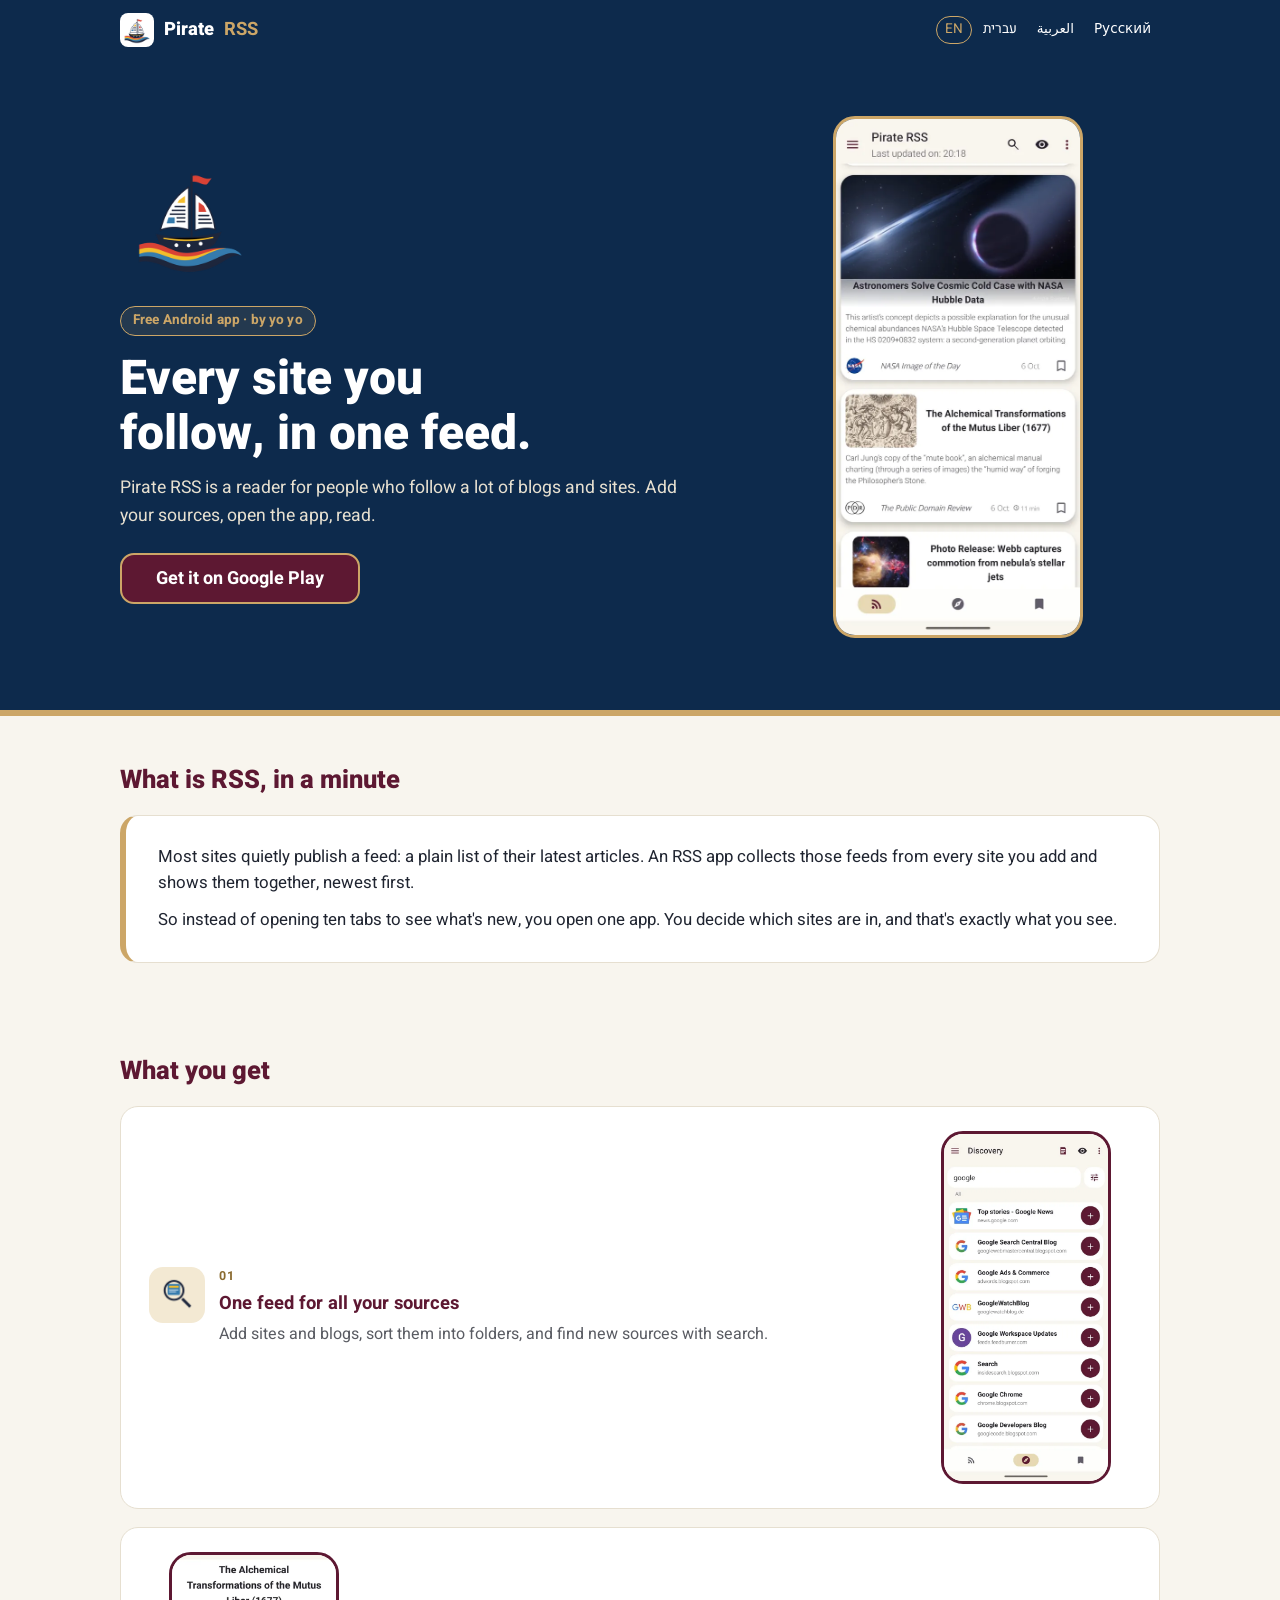
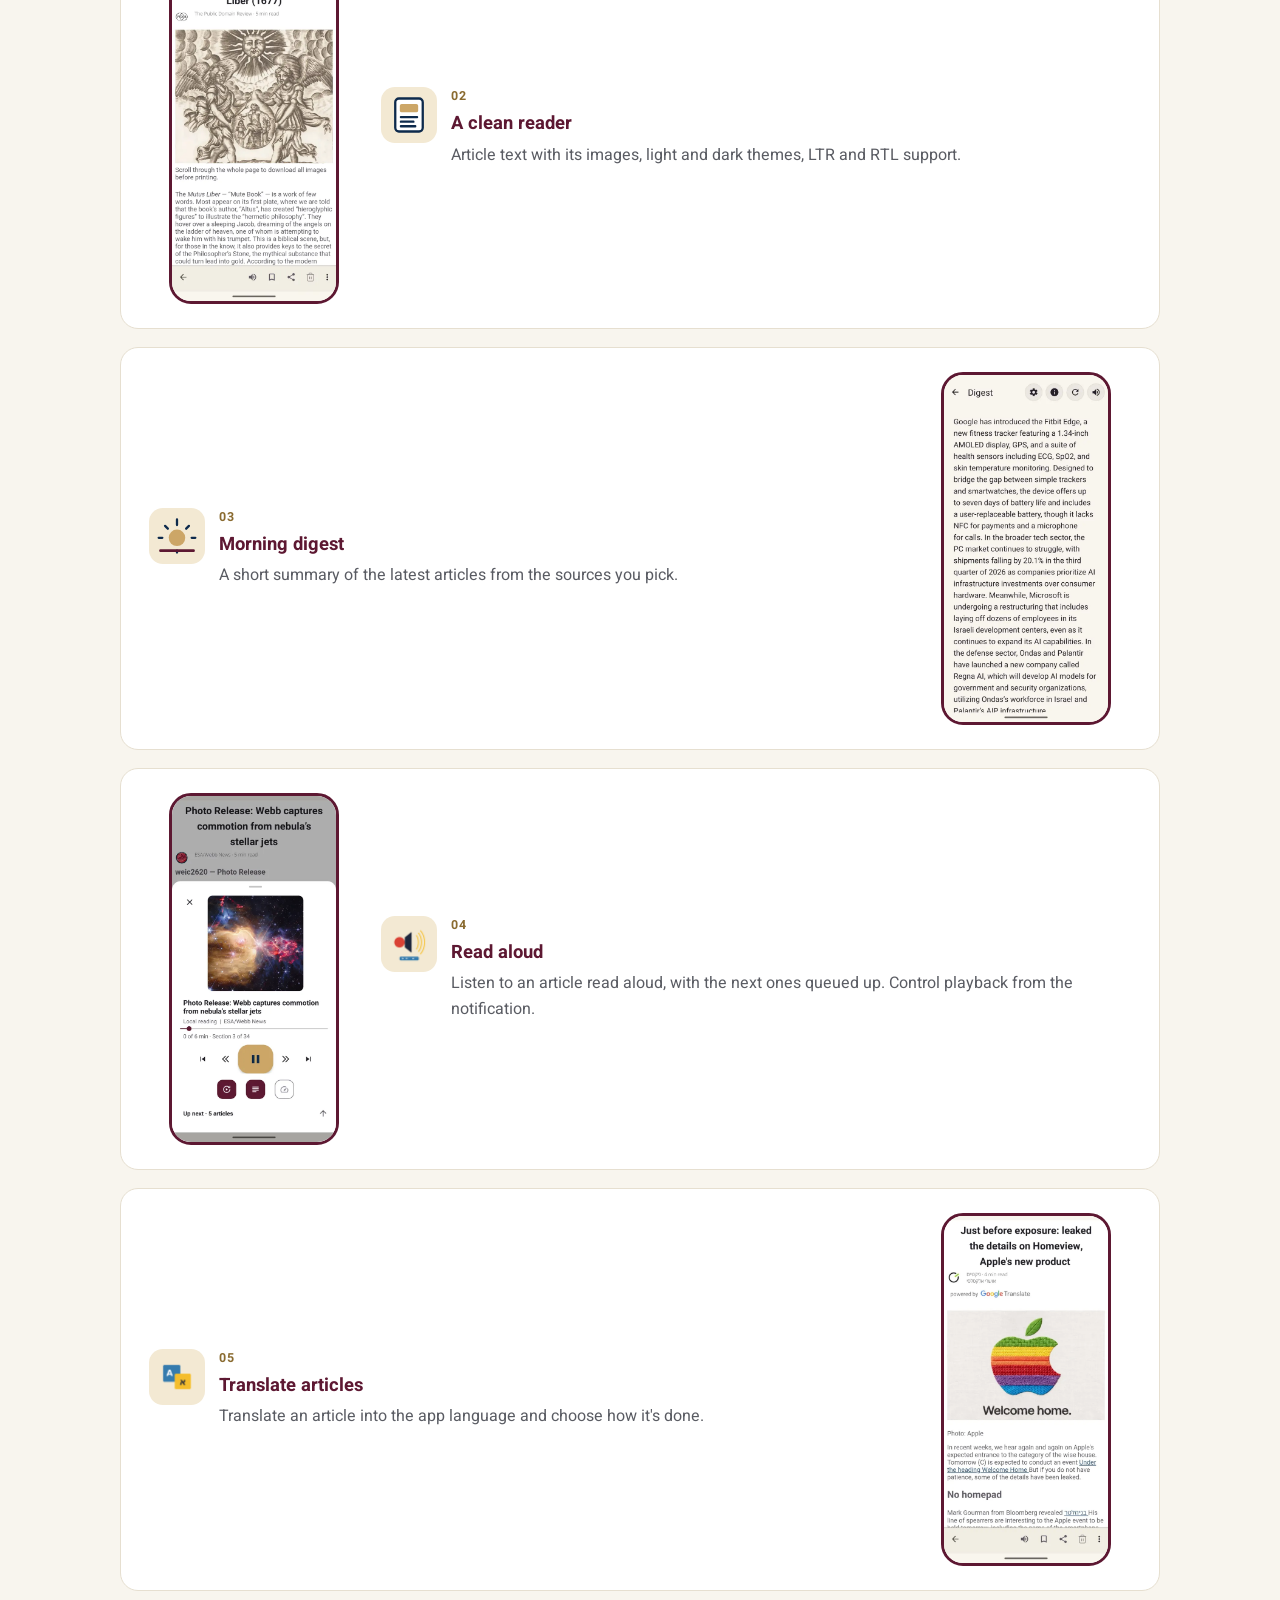
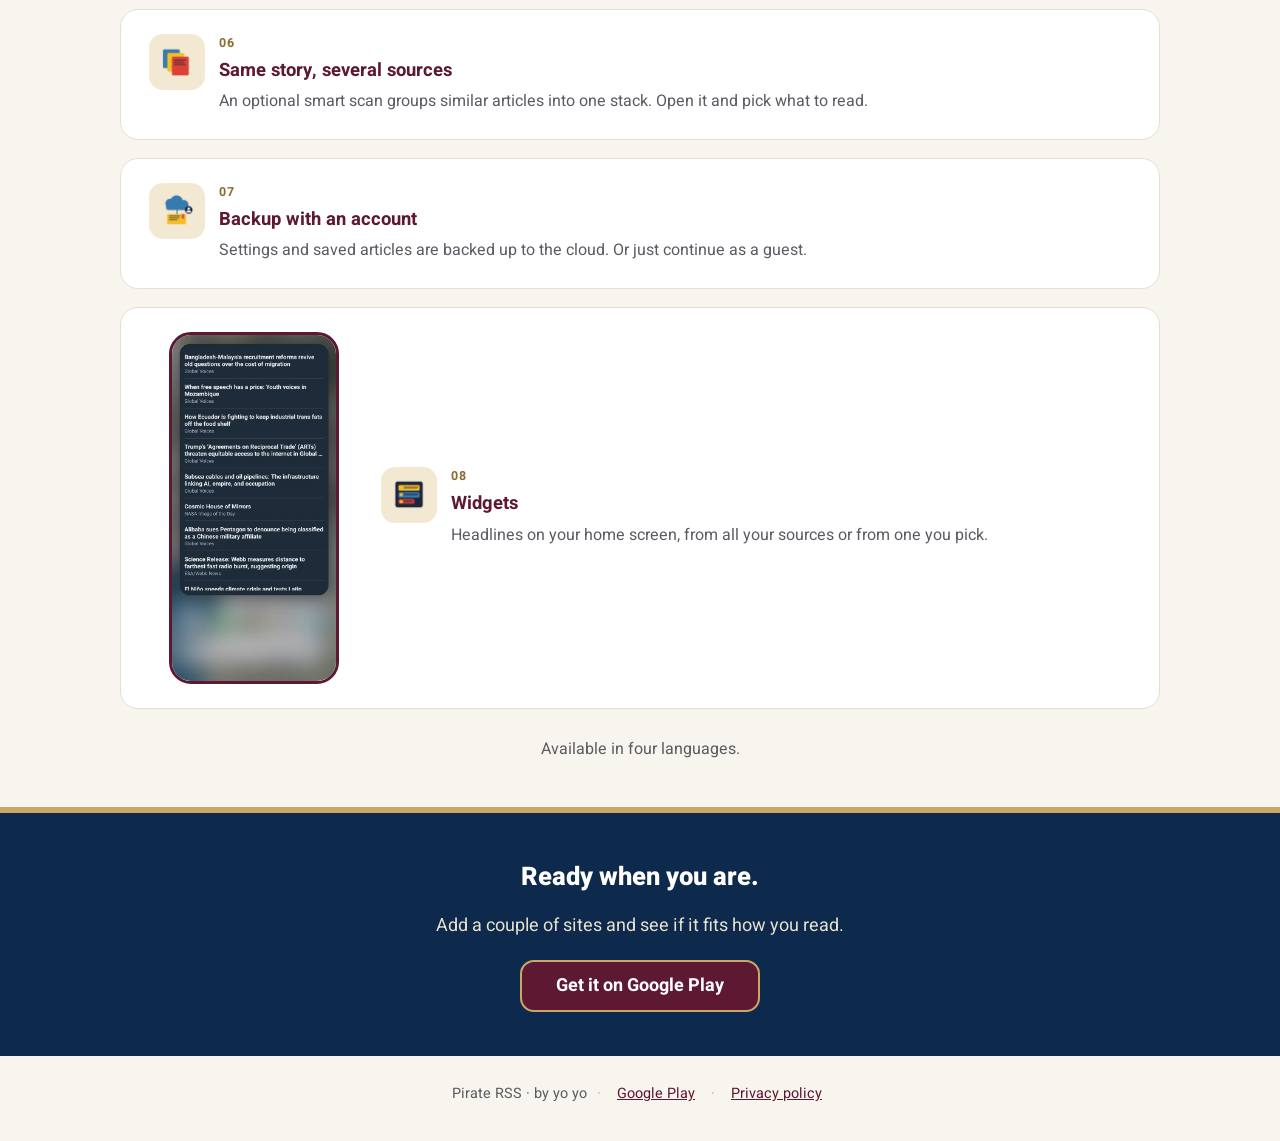
<file: open/index.html>
<!doctype html>
<html lang="en" dir="ltr">
<head>
<meta charset="utf-8">
<meta name="viewport" content="width=device-width,initial-scale=1">
<title>Pirate RSS – every site you follow, in one feed</title>
<meta name="description" content="Pirate RSS is a free Android reader that puts the sites and blogs you follow into one feed. Read, listen, translate.">
<link rel="canonical" href="https://yohaybn.github.io/open/">
<link rel="alternate" hreflang="en" href="https://yohaybn.github.io/open/">
<link rel="alternate" hreflang="he" href="https://yohaybn.github.io/open/he/">
<link rel="alternate" hreflang="ar" href="https://yohaybn.github.io/open/ar/">
<link rel="alternate" hreflang="ru" href="https://yohaybn.github.io/open/ru/">
<link rel="alternate" hreflang="x-default" href="https://yohaybn.github.io/open/">
<link rel="icon" type="image/png" sizes="32x32" href="img/favicon-32.png">
<link rel="icon" type="image/png" sizes="192x192" href="img/favicon-192.png">
<link rel="apple-touch-icon" href="img/apple-touch-icon.png">
<meta name="theme-color" content="#0D2A4C">
<meta property="og:type" content="website">
<meta property="og:site_name" content="Pirate RSS">
<meta property="og:title" content="Pirate RSS – every site you follow, in one feed">
<meta property="og:description" content="Pirate RSS is a free Android reader that puts the sites and blogs you follow into one feed. Read, listen, translate.">
<meta property="og:url" content="https://yohaybn.github.io/open/">
<meta property="og:image" content="https://yohaybn.github.io/open/img/og-image.jpg">
<meta property="og:image:width" content="1200">
<meta property="og:image:height" content="630">
<meta property="og:image:alt" content="Pirate RSS">
<meta property="og:locale" content="en_US">
<meta property="og:locale:alternate" content="he_IL">
<meta property="og:locale:alternate" content="ar_AR">
<meta property="og:locale:alternate" content="ru_RU">
<meta name="twitter:card" content="summary_large_image">
<meta name="twitter:title" content="Pirate RSS – every site you follow, in one feed">
<meta name="twitter:description" content="Pirate RSS is a free Android reader that puts the sites and blogs you follow into one feed. Read, listen, translate.">
<meta name="twitter:image" content="https://yohaybn.github.io/open/img/og-image.jpg">
<script>
/* Keep the old behaviour: /open/ sends visitors to their language page. ?lang=he|ar|ru goes to that page, ?lang=en stays here; otherwise the first of the browser's languages that we have (en, he, ar, ru) wins. */
(function(){try{var P={he:'he/',iw:'he/',ar:'ar/',ru:'ru/'};var q=new URLSearchParams(location.search).get('lang');q=(q||'').toLowerCase().slice(0,2);if(q){if(P[q]){location.replace(P[q]);return;}if(q==='en')return;}
var l=navigator.languages&&navigator.languages.length?navigator.languages:[navigator.language||''];
for(var i=0;i<l.length;i++){var c=String(l[i]).toLowerCase().slice(0,2);if(c==='en')return;if(P[c]){location.replace(P[c]);return;}}}catch(e){}})();
</script>
<link rel="preload" href="fonts/heebo-latin.woff2" as="font" type="font/woff2" crossorigin>
<link rel="stylesheet" href="css/landing.css">
</head>
<body>
<a class="skip" href="#main">Skip to content</a>
<header class="top"><div class="wrap">
  <a class="brand" href="./?lang=en" dir="ltr"><img src="img/intro_1.png" alt="" width="34" height="34">Pirate <b>RSS</b></a>
  <nav class="langnav" aria-label="Language"><a href="./?lang=en" lang="en" hreflang="en" aria-current="page">EN</a><a href="he/" lang="he" hreflang="he">עברית</a><a href="ar/" lang="ar" hreflang="ar">العربية</a><a href="ru/" lang="ru" hreflang="ru">Русский</a></nav>
</div></header>
<main id="main">
<section class="hero"><div class="wrap">
  <div>
    <img class="logo" src="img/intro_1.png" width="140" height="140" alt="Pirate RSS">
    <div><span class="eyebrow">Free Android app · by <bdi>yo yo</bdi></span></div>
    <h1>Every site you follow, in one feed.</h1>
    <p class="sub">Pirate RSS is a reader for people who follow a lot of blogs and sites. Add your sources, open the app, read.</p>
    <a class="btn play" href="https://play.google.com/store/apps/details?id=com.yoyo.rss">Get it on Google Play</a>
  </div>
  <figure class="phone"><img src="img/screens/en/feed.webp" width="540" height="1141" alt="Main article list" fetchpriority="high"></figure>
</div></section>
<section class="rss light"><div class="wrap">
  <h2>What is RSS, in a minute</h2>
  <div class="card"><p>Most sites quietly publish a feed: a plain list of their latest articles. An RSS app collects those feeds from every site you add and shows them together, newest first.</p><p>So instead of opening ten tabs to see what&#x27;s new, you open one app. You decide which sites are in, and that&#x27;s exactly what you see.</p></div>
</div></section>
<section class="features light"><div class="wrap">
  <h2>What you get</h2>
  <div class="list"><article class="feat">
  <div class="txt"><div class="ico"><img src="img/intro_3.png" alt="" width="44" height="44" loading="lazy"></div><div><div class="n">01</div><h3>One feed for all your sources</h3><p>Add sites and blogs, sort them into folders, and find new sources with search.</p></div></div>
  <figure class="phone"><img src="img/screens/add-site.webp" width="540" height="1141" alt="Add a site / feed" loading="lazy"></figure>
</article><article class="feat flip">
  <div class="txt"><div class="ico"><svg aria-hidden="true" focusable="false" viewBox="0 0 48 48" fill="none"><rect x="9" y="6" width="30" height="36" rx="4" fill="#fff" stroke="#0D2A4C" stroke-width="2.5"/><rect x="14" y="12" width="20" height="9" rx="2" fill="#CCA667"/><rect x="14" y="25" width="20" height="2.5" rx="1" fill="#0D2A4C"/><rect x="14" y="30" width="16" height="2.5" rx="1" fill="#0D2A4C"/><rect x="14" y="35" width="18" height="2.5" rx="1" fill="#0D2A4C"/></svg></div><div><div class="n">02</div><h3>A clean reader</h3><p>Article text with its images, light and dark themes, LTR and RTL support.</p></div></div>
  <figure class="phone"><img src="img/screens/en/article.webp" width="540" height="1141" alt="Open article" loading="lazy"></figure>
</article><article class="feat">
  <div class="txt"><div class="ico"><svg aria-hidden="true" focusable="false" viewBox="0 0 48 48" fill="none"><circle cx="24" cy="26" r="9" fill="#CCA667"/><path d="M24 6v6M24 40v2M8 26H4M44 26h-4M11 13l3 3M37 13l-3 3" stroke="#0D2A4C" stroke-width="2.5" stroke-linecap="round"/><path d="M6 40h36" stroke="#5D1832" stroke-width="3" stroke-linecap="round"/></svg></div><div><div class="n">03</div><h3>Morning digest</h3><p>A short summary of the latest articles from the sources you pick.</p></div></div>
  <figure class="phone"><img src="img/screens/en/digest.webp" width="540" height="1141" alt="Morning digest" loading="lazy"></figure>
</article><article class="feat flip">
  <div class="txt"><div class="ico"><img src="img/intro_6.png" alt="" width="44" height="44" loading="lazy"></div><div><div class="n">04</div><h3>Read aloud</h3><p>Listen to an article read aloud, with the next ones queued up. Control playback from the notification.</p></div></div>
  <figure class="phone"><img src="img/screens/en/player.webp" width="540" height="1141" alt="Playback notification" loading="lazy"></figure>
</article><article class="feat">
  <div class="txt"><div class="ico"><img src="img/intro_5.png" alt="" width="44" height="44" loading="lazy"></div><div><div class="n">05</div><h3>Translate articles</h3><p>Translate an article into the app language and choose how it&#x27;s done.</p></div></div>
  <figure class="phone"><img src="img/screens/translated.webp" width="540" height="1141" alt="Translated article" loading="lazy"></figure>
</article><article class="feat noimg">
  <div class="txt"><div class="ico"><img src="img/intro_4.png" alt="" width="44" height="44" loading="lazy"></div><div><div class="n">06</div><h3>Same story, several sources</h3><p>An optional smart scan groups similar articles into one stack. Open it and pick what to read.</p></div></div>
</article><article class="feat noimg">
  <div class="txt"><div class="ico"><img src="img/intro_7.png" alt="" width="44" height="44" loading="lazy"></div><div><div class="n">07</div><h3>Backup with an account</h3><p>Settings and saved articles are backed up to the cloud. Or just continue as a guest.</p></div></div>
</article><article class="feat flip">
  <div class="txt"><div class="ico"><img src="img/intro_8.png" alt="" width="44" height="44" loading="lazy"></div><div><div class="n">08</div><h3>Widgets</h3><p>Headlines on your home screen, from all your sources or from one you pick.</p></div></div>
  <figure class="phone"><img src="img/screens/en/widget.webp" width="540" height="1141" alt="Home-screen widget" loading="lazy"></figure>
</article></div>
  <p class="langs">Available in four languages.</p>
</div></section>
<section class="cta2"><div class="wrap">
  <h2>Ready when you are.</h2>
  <p>Add a couple of sites and see if it fits how you read.</p>
  <a class="btn play" href="https://play.google.com/store/apps/details?id=com.yoyo.rss">Get it on Google Play</a>
</div></section>
</main>
<footer><div class="wrap"><span><bdi>Pirate RSS</bdi> · by  <bdi>yo yo</bdi></span><span class="sep">·</span><a href="https://play.google.com/store/apps/details?id=com.yoyo.rss">Google Play</a><span class="sep">·</span><a href="privacy/">Privacy policy</a></div></footer>
</body>
</html>
</file>
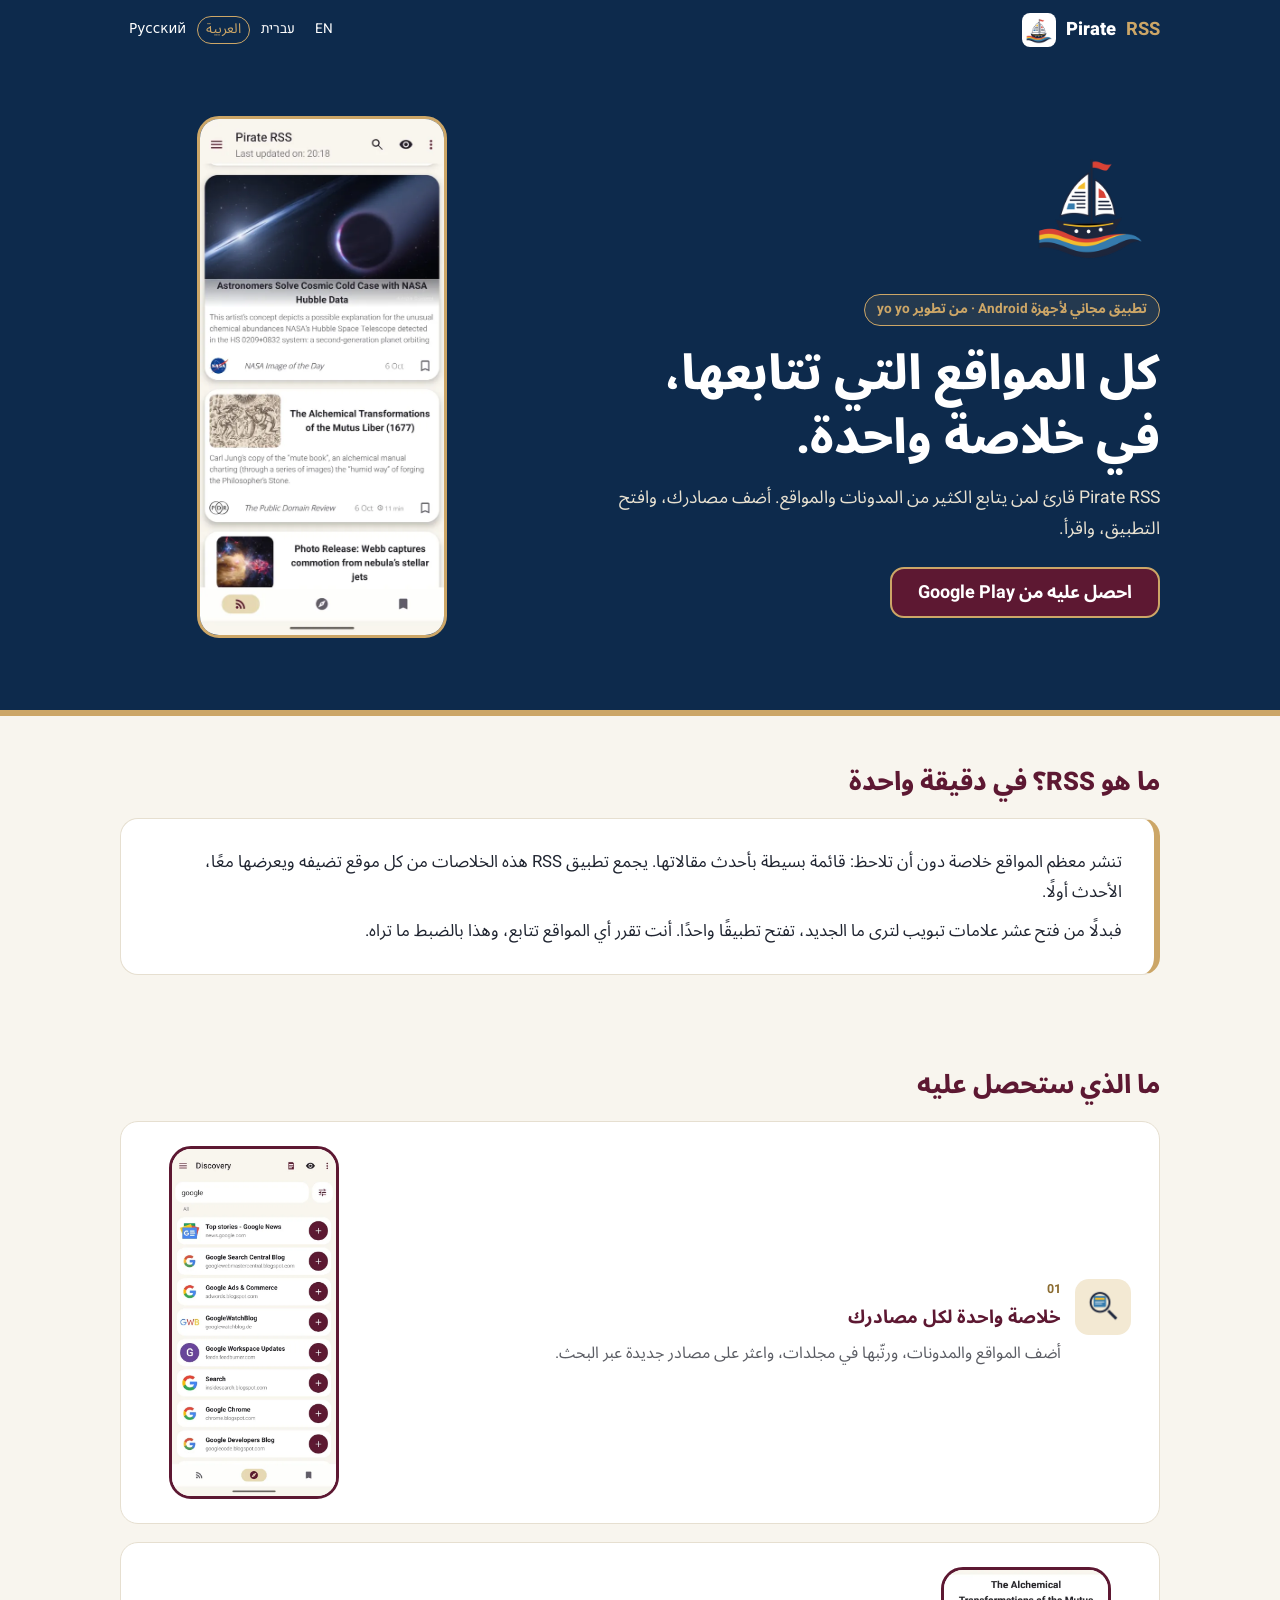
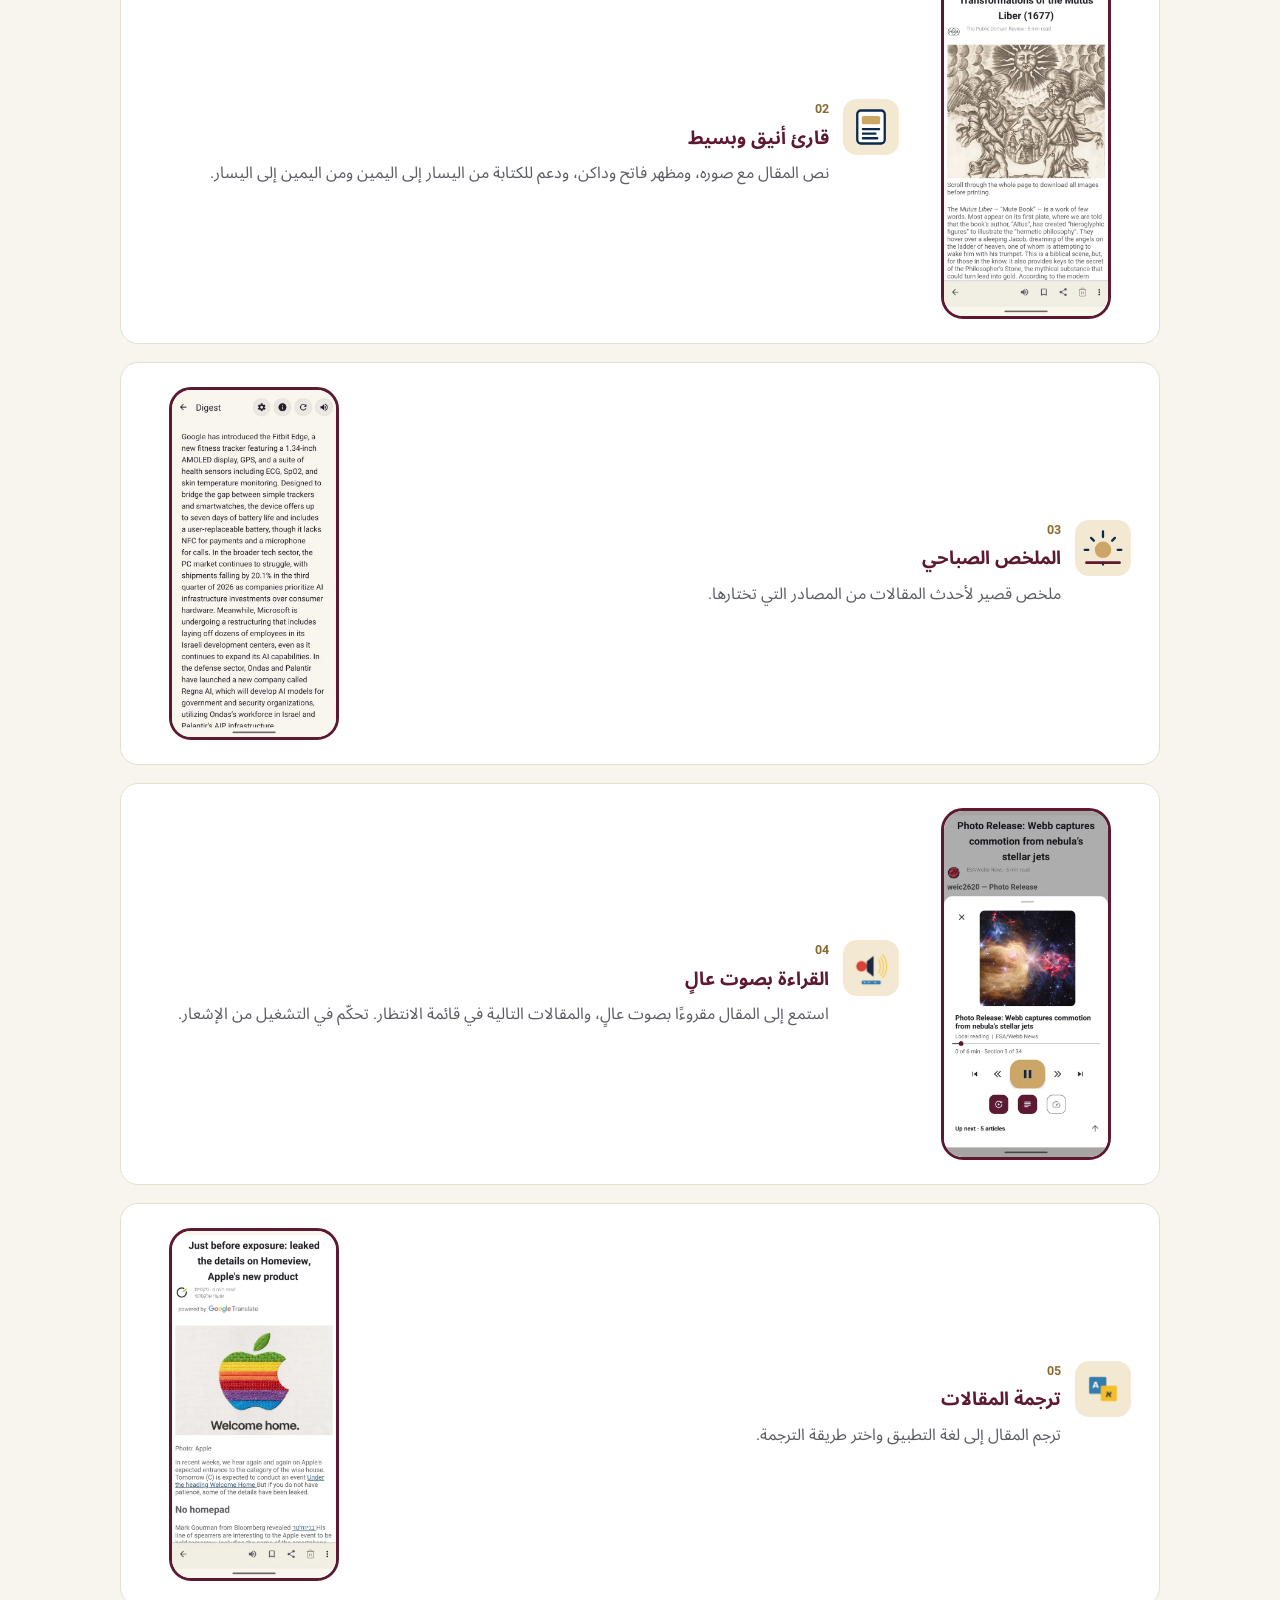
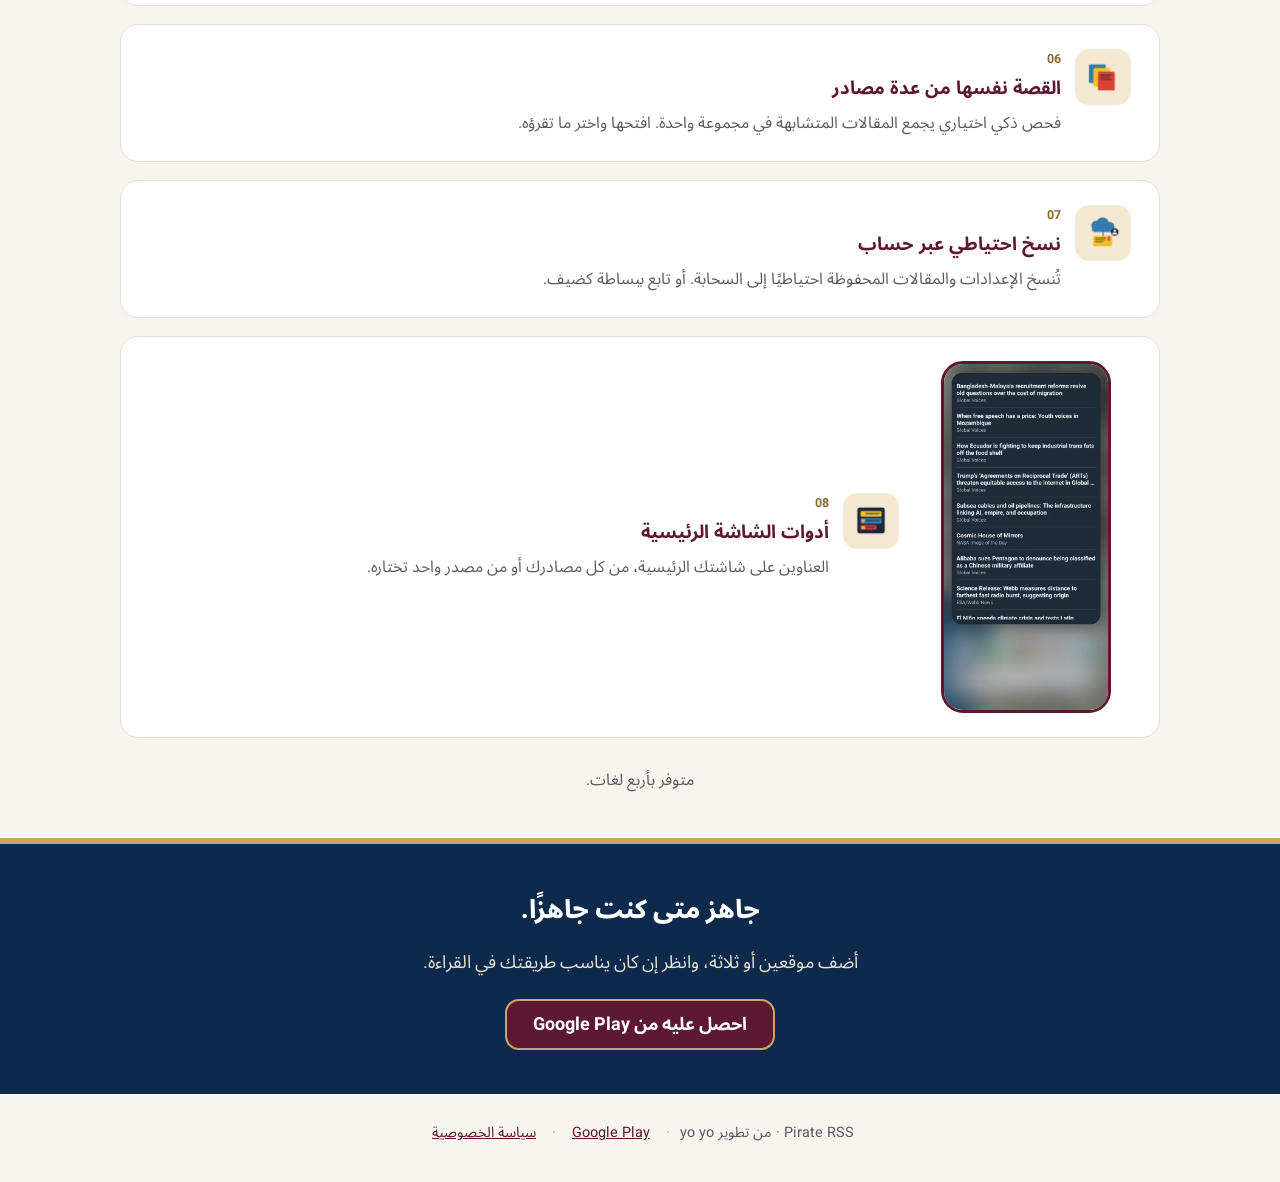
<file: open/ar/index.html>
<!doctype html>
<html lang="ar" dir="rtl">
<head>
<meta charset="utf-8">
<meta name="viewport" content="width=device-width,initial-scale=1">
<title>Pirate RSS – كل المواقع التي تتابعها في خلاصة واحدة</title>
<meta name="description" content="Pirate RSS قارئ مجاني لأجهزة Android يجمع المواقع والمدونات التي تتابعها في خلاصة واحدة. اقرأ واستمع وترجم.">
<link rel="canonical" href="https://yohaybn.github.io/open/ar/">
<link rel="alternate" hreflang="en" href="https://yohaybn.github.io/open/">
<link rel="alternate" hreflang="he" href="https://yohaybn.github.io/open/he/">
<link rel="alternate" hreflang="ar" href="https://yohaybn.github.io/open/ar/">
<link rel="alternate" hreflang="ru" href="https://yohaybn.github.io/open/ru/">
<link rel="alternate" hreflang="x-default" href="https://yohaybn.github.io/open/">
<link rel="icon" type="image/png" sizes="32x32" href="../img/favicon-32.png">
<link rel="icon" type="image/png" sizes="192x192" href="../img/favicon-192.png">
<link rel="apple-touch-icon" href="../img/apple-touch-icon.png">
<meta name="theme-color" content="#0D2A4C">
<meta property="og:type" content="website">
<meta property="og:site_name" content="Pirate RSS">
<meta property="og:title" content="Pirate RSS – كل المواقع التي تتابعها في خلاصة واحدة">
<meta property="og:description" content="Pirate RSS قارئ مجاني لأجهزة Android يجمع المواقع والمدونات التي تتابعها في خلاصة واحدة. اقرأ واستمع وترجم.">
<meta property="og:url" content="https://yohaybn.github.io/open/ar/">
<meta property="og:image" content="https://yohaybn.github.io/open/img/og-image.jpg">
<meta property="og:image:width" content="1200">
<meta property="og:image:height" content="630">
<meta property="og:image:alt" content="Pirate RSS">
<meta property="og:locale" content="ar_AR">
<meta property="og:locale:alternate" content="en_US">
<meta property="og:locale:alternate" content="he_IL">
<meta property="og:locale:alternate" content="ru_RU">
<meta name="twitter:card" content="summary_large_image">
<meta name="twitter:title" content="Pirate RSS – كل المواقع التي تتابعها في خلاصة واحدة">
<meta name="twitter:description" content="Pirate RSS قارئ مجاني لأجهزة Android يجمع المواقع والمدونات التي تتابعها في خلاصة واحدة. اقرأ واستمع وترجم.">
<meta name="twitter:image" content="https://yohaybn.github.io/open/img/og-image.jpg">
<link rel="preload" href="../fonts/noto-sans-arabic.woff2" as="font" type="font/woff2" crossorigin>
<link rel="stylesheet" href="../css/landing.css">
</head>
<body>
<a class="skip" href="#main">انتقل إلى المحتوى</a>
<header class="top"><div class="wrap">
  <a class="brand" href="./" dir="ltr"><img src="../img/intro_1.png" alt="" width="34" height="34">Pirate <b>RSS</b></a>
  <nav class="langnav" aria-label="اللغة"><a href="../?lang=en" lang="en" hreflang="en">EN</a><a href="../he/" lang="he" hreflang="he">עברית</a><a href="./" lang="ar" hreflang="ar" aria-current="page">العربية</a><a href="../ru/" lang="ru" hreflang="ru">Русский</a></nav>
</div></header>
<main id="main">
<section class="hero"><div class="wrap">
  <div>
    <img class="logo" src="../img/intro_1.png" width="140" height="140" alt="Pirate RSS">
    <div><span class="eyebrow">تطبيق مجاني لأجهزة Android · من تطوير <bdi>yo yo</bdi></span></div>
    <h1>كل المواقع التي تتابعها، في خلاصة واحدة.</h1>
    <p class="sub"><bdi>Pirate RSS</bdi> قارئ لمن يتابع الكثير من المدونات والمواقع. أضف مصادرك، وافتح التطبيق، واقرأ.</p>
    <a class="btn play" href="https://play.google.com/store/apps/details?id=com.yoyo.rss">احصل عليه من Google Play</a>
  </div>
  <figure class="phone"><img src="../img/screens/en/feed.webp" width="540" height="1141" alt="قائمة المقالات الرئيسية" fetchpriority="high"></figure>
</div></section>
<section class="rss light"><div class="wrap">
  <h2>ما هو RSS؟ في دقيقة واحدة</h2>
  <div class="card"><p>تنشر معظم المواقع خلاصة دون أن تلاحظ: قائمة بسيطة بأحدث مقالاتها. يجمع تطبيق RSS هذه الخلاصات من كل موقع تضيفه ويعرضها معًا، الأحدث أولًا.</p><p>فبدلًا من فتح عشر علامات تبويب لترى ما الجديد، تفتح تطبيقًا واحدًا. أنت تقرر أي المواقع تتابع، وهذا بالضبط ما تراه.</p></div>
</div></section>
<section class="features light"><div class="wrap">
  <h2>ما الذي ستحصل عليه</h2>
  <div class="list"><article class="feat">
  <div class="txt"><div class="ico"><img src="../img/intro_3.png" alt="" width="44" height="44" loading="lazy"></div><div><div class="n">01</div><h3>خلاصة واحدة لكل مصادرك</h3><p>أضف المواقع والمدونات، ورتّبها في مجلدات، واعثر على مصادر جديدة عبر البحث.</p></div></div>
  <figure class="phone"><img src="../img/screens/add-site.webp" width="540" height="1141" alt="إضافة موقع أو خلاصة" loading="lazy"></figure>
</article><article class="feat flip">
  <div class="txt"><div class="ico"><svg aria-hidden="true" focusable="false" viewBox="0 0 48 48" fill="none"><rect x="9" y="6" width="30" height="36" rx="4" fill="#fff" stroke="#0D2A4C" stroke-width="2.5"/><rect x="14" y="12" width="20" height="9" rx="2" fill="#CCA667"/><rect x="14" y="25" width="20" height="2.5" rx="1" fill="#0D2A4C"/><rect x="14" y="30" width="16" height="2.5" rx="1" fill="#0D2A4C"/><rect x="14" y="35" width="18" height="2.5" rx="1" fill="#0D2A4C"/></svg></div><div><div class="n">02</div><h3>قارئ أنيق وبسيط</h3><p>نص المقال مع صوره، ومظهر فاتح وداكن، ودعم للكتابة من اليسار إلى اليمين ومن اليمين إلى اليسار.</p></div></div>
  <figure class="phone"><img src="../img/screens/en/article.webp" width="540" height="1141" alt="مقال مفتوح" loading="lazy"></figure>
</article><article class="feat">
  <div class="txt"><div class="ico"><svg aria-hidden="true" focusable="false" viewBox="0 0 48 48" fill="none"><circle cx="24" cy="26" r="9" fill="#CCA667"/><path d="M24 6v6M24 40v2M8 26H4M44 26h-4M11 13l3 3M37 13l-3 3" stroke="#0D2A4C" stroke-width="2.5" stroke-linecap="round"/><path d="M6 40h36" stroke="#5D1832" stroke-width="3" stroke-linecap="round"/></svg></div><div><div class="n">03</div><h3>الملخص الصباحي</h3><p>ملخص قصير لأحدث المقالات من المصادر التي تختارها.</p></div></div>
  <figure class="phone"><img src="../img/screens/en/digest.webp" width="540" height="1141" alt="الملخص الصباحي" loading="lazy"></figure>
</article><article class="feat flip">
  <div class="txt"><div class="ico"><img src="../img/intro_6.png" alt="" width="44" height="44" loading="lazy"></div><div><div class="n">04</div><h3>القراءة بصوت عالٍ</h3><p>استمع إلى المقال مقروءًا بصوت عالٍ، والمقالات التالية في قائمة الانتظار. تحكّم في التشغيل من الإشعار.</p></div></div>
  <figure class="phone"><img src="../img/screens/en/player.webp" width="540" height="1141" alt="إشعار التشغيل" loading="lazy"></figure>
</article><article class="feat">
  <div class="txt"><div class="ico"><img src="../img/intro_5.png" alt="" width="44" height="44" loading="lazy"></div><div><div class="n">05</div><h3>ترجمة المقالات</h3><p>ترجم المقال إلى لغة التطبيق واختر طريقة الترجمة.</p></div></div>
  <figure class="phone"><img src="../img/screens/translated.webp" width="540" height="1141" alt="مقال مترجم" loading="lazy"></figure>
</article><article class="feat noimg">
  <div class="txt"><div class="ico"><img src="../img/intro_4.png" alt="" width="44" height="44" loading="lazy"></div><div><div class="n">06</div><h3>القصة نفسها من عدة مصادر</h3><p>فحص ذكي اختياري يجمع المقالات المتشابهة في مجموعة واحدة. افتحها واختر ما تقرؤه.</p></div></div>
</article><article class="feat noimg">
  <div class="txt"><div class="ico"><img src="../img/intro_7.png" alt="" width="44" height="44" loading="lazy"></div><div><div class="n">07</div><h3>نسخ احتياطي عبر حساب</h3><p>تُنسخ الإعدادات والمقالات المحفوظة احتياطيًا إلى السحابة. أو تابع ببساطة كضيف.</p></div></div>
</article><article class="feat flip">
  <div class="txt"><div class="ico"><img src="../img/intro_8.png" alt="" width="44" height="44" loading="lazy"></div><div><div class="n">08</div><h3>أدوات الشاشة الرئيسية</h3><p>العناوين على شاشتك الرئيسية، من كل مصادرك أو من مصدر واحد تختاره.</p></div></div>
  <figure class="phone"><img src="../img/screens/en/widget.webp" width="540" height="1141" alt="أداة على الشاشة الرئيسية" loading="lazy"></figure>
</article></div>
  <p class="langs">متوفر بأربع لغات.</p>
</div></section>
<section class="cta2"><div class="wrap">
  <h2>جاهز متى كنت جاهزًا.</h2>
  <p>أضف موقعين أو ثلاثة، وانظر إن كان يناسب طريقتك في القراءة.</p>
  <a class="btn play" href="https://play.google.com/store/apps/details?id=com.yoyo.rss">احصل عليه من Google Play</a>
</div></section>
</main>
<footer><div class="wrap"><span><bdi>Pirate RSS</bdi> · من تطوير <bdi>yo yo</bdi></span><span class="sep">·</span><a href="https://play.google.com/store/apps/details?id=com.yoyo.rss">Google Play</a><span class="sep">·</span><a href="../privacy/">سياسة الخصوصية</a></div></footer>
</body>
</html>
</file>
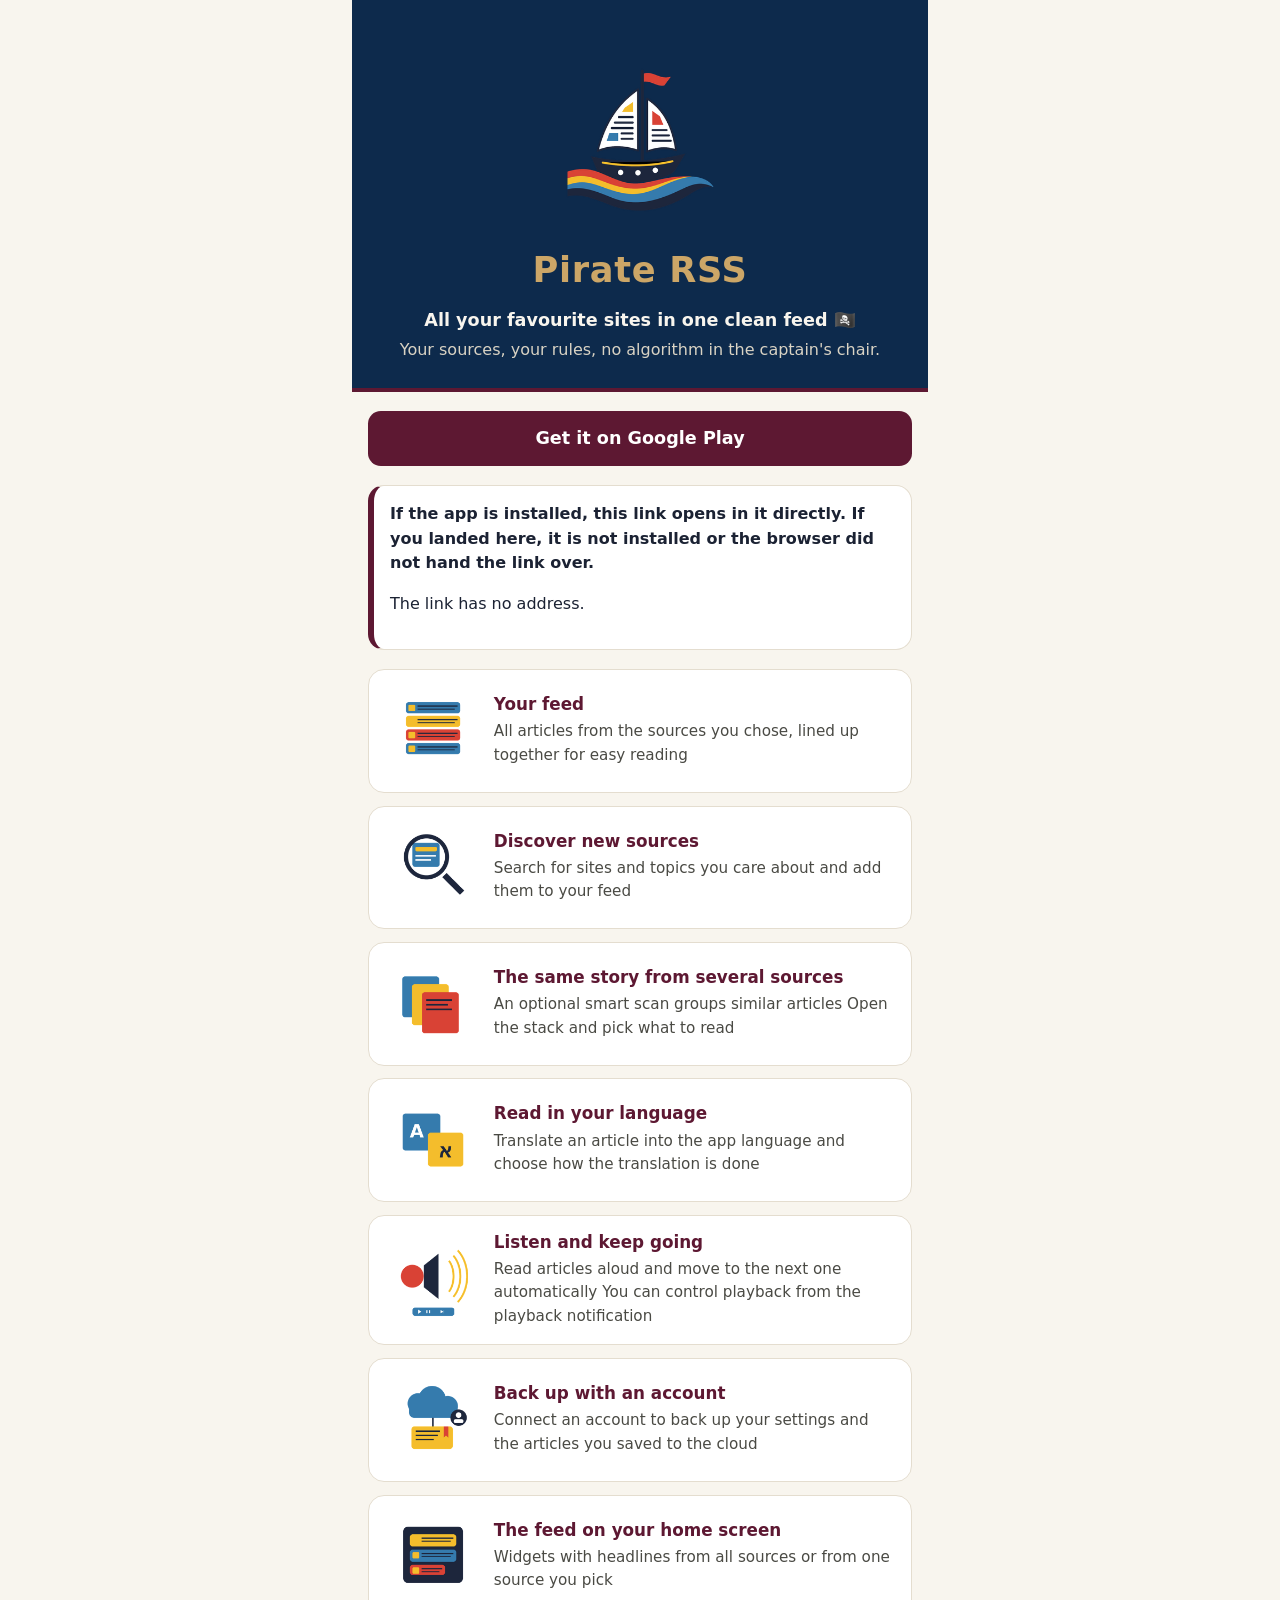
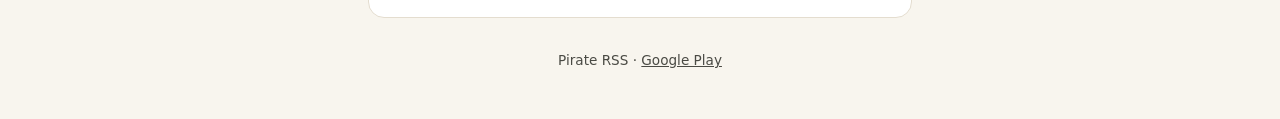
<file: open/article/index.html>
<!doctype html>
<html lang="en" dir="ltr"><head><link rel="icon" type="image/png" sizes="32x32" href="../img/favicon-32.png"><link rel="icon" type="image/png" sizes="192x192" href="../img/favicon-192.png"><link rel="apple-touch-icon" href="../img/apple-touch-icon.png"><meta charset="utf-8"><meta name="viewport" content="width=device-width,initial-scale=1"><meta name="robots" content="noindex"><title>Pirate RSS</title>
<style>
:root{--bg:#F8F5EE;--ink:#1B2233;--navy:#0D2A4C;--burg:#5D1832;--gold:#CCA667;--card:#fff;--line:#E4DDCF;--mute:#4A4A44;--code:#F1EDE3}
@media(prefers-color-scheme:dark){:root{--bg:#0D2A4C;--ink:#F3EEE2;--card:#14355C;--line:#24477A;--mute:#C9C2B2;--code:#0A2040}}
*{box-sizing:border-box}body{margin:0;background:var(--bg);color:var(--ink);font-family:system-ui,-apple-system,"Segoe UI",Roboto,sans-serif;line-height:1.55}
main{max-width:36rem;margin:0 auto;padding:0 1rem 3rem}
header{background:var(--navy);margin:0 -1rem;padding:2.2rem 1.2rem 1.6rem;text-align:center;border-bottom:4px solid var(--burg)}
h1{font-size:2.2rem;margin:0;color:var(--gold);letter-spacing:.02em}h1 span{color:var(--gold)}
.tag{font-size:1.1rem;font-weight:700;margin:.6rem 0 .2rem;color:#F8F5EE}header p#sub{margin:.2rem 0 0;color:#D9D3C4}
.notice{background:var(--card);border:1px solid var(--line);border-radius:1rem;padding:1rem;margin:1.2rem 0;border-inline-start:6px solid var(--burg)}
.notice code{display:block;direction:ltr;unicode-bidi:plaintext;word-break:break-all;background:var(--code);border-radius:.5rem;padding:.4rem .6rem;margin:.5rem 0;font-size:.85rem}
a.btn{display:block;text-align:center;text-decoration:none;font-weight:700;border-radius:.8rem;padding:.85rem 1rem;margin:.6rem 0}
a.play{background:var(--burg);color:#fff;font-size:1.1rem;margin-top:1.2rem}a.play small{display:block;font-weight:400;opacity:.8}
a.ghost{background:transparent;color:var(--burg);border:2px solid var(--burg)}
@media(prefers-color-scheme:dark){a.play{background:var(--gold);color:var(--navy)}a.ghost{color:var(--gold);border-color:var(--gold)}.notice{border-inline-start-color:var(--gold)}}
.card{background:var(--card);border:1px solid var(--line);border-radius:1rem;padding:.8rem 1rem;margin:.8rem 0}
.card h2{font-size:1.05rem;margin:0;color:var(--burg)}.card p{margin:.2rem 0;font-size:.95rem;color:var(--mute)}
@media(prefers-color-scheme:dark){.card h2{color:var(--gold)}}
footer{text-align:center;font-size:.85rem;color:var(--mute);margin-top:2rem}footer a{color:inherit}
header img{width:200px;height:200px}.card{display:flex;gap:.8rem;align-items:center}.card img{width:96px;height:96px;flex:none}</style></head>
<body><main>
<header><img src="../img/intro_1.png" alt="" width="200" height="200"><h1>Pirate <span>RSS</span></h1>
<p class="tag" id="tag"></p><p id="sub"></p></header>
<a class="btn play" id="play" href="https://play.google.com/store/apps/details?id=com.yoyo.rss"></a>
<div class="notice"><strong id="n"></strong>
<div id="t" hidden><code id="u"></code><a class="btn ghost" id="a" href="#"></a></div>
<p id="miss" hidden></p></div>
<div id="cards"></div>
<footer>Pirate RSS &middot; <a href="https://play.google.com/store/apps/details?id=com.yoyo.rss">Google Play</a></footer>
</main>
<script>
var D={"ui": {"en": {"tag": "All your favourite sites in one clean feed 🏴‍☠️", "sub": "Your sources, your rules, no algorithm in the captain's chair.", "play": "Get it on Google Play", "n": "If the app is installed, this link opens in it directly. If you landed here, it is not installed or the browser did not hand the link over.", "o": "Open the article on the site", "miss": "The link has no address."}, "he": {"tag": "כל האתרים שאתם אוהבים בפיד אחד נקי 🏴‍☠️", "sub": "חדשות, בלוגים ופודקאסטים ממקורות שבחרתם, בלי אלגוריתם שמחליט בשבילכם.", "play": "הורדה מ-Google Play", "n": "אם האפליקציה מותקנת, הקישור הזה נפתח בה ישירות. אם הגעת לכאן, היא לא מותקנת או שהדפדפן לא העביר את הקישור.", "o": "פתיחת הכתבה באתר", "miss": "הקישור חסר כתובת."}, "ar": {"tag": "كل مواقعك المفضلة في خلاصة واحدة نظيفة 🏴‍☠️", "sub": "مصادرك وقواعدك، بلا خوارزمية تقرر عنك.", "play": "احصل عليه من Google Play", "n": "إذا كان التطبيق مثبتًا، يُفتح هذا الرابط فيه مباشرة. إذا وصلت إلى هنا فهو غير مثبت أو لم يمرر المتصفح الرابط.", "o": "فتح المقال في الموقع", "miss": "الرابط بلا عنوان."}, "ru": {"tag": "Все любимые сайты в одной чистой ленте 🏴‍☠️", "sub": "Ваши источники, ваши правила, без алгоритма у руля.", "play": "Скачать в Google Play", "n": "Если приложение установлено, эта ссылка откроется прямо в нём. Если вы попали сюда, оно не установлено или браузер не передал ссылку.", "o": "Открыть статью на сайте", "miss": "В ссылке нет адреса."}}, "cards": {"en": [["All your sources in one feed", "The articles you like from every site, in one place that is easy to read"], ["Your feed", "All articles from the sources you chose, lined up together for easy reading"], ["Discover new sources", "Search for sites and topics you care about and add them to your feed"], ["The same story from several sources", "An optional smart scan groups similar articles Open the stack and pick what to read"], ["Read in your language", "Translate an article into the app language and choose how the translation is done"], ["Listen and keep going", "Read articles aloud and move to the next one automatically You can control playback from the playback notification"], ["Back up with an account", "Connect an account to back up your settings and the articles you saved to the cloud"], ["The feed on your home screen", "Widgets with headlines from all sources or from one source you pick"]], "he": [["כל המקורות בפיד אחד", "הכתבות שאתם אוהבים מכל האתרים במקום אחד שנוח לקרוא בו"], ["הפיד שלכם", "כל הכתבות מהמקורות שבחרתם מסודרות יחד לקריאה נוחה"], ["מגלים מקורות חדשים", "מחפשים אתרים ונושאים שמעניינים אתכם ומוסיפים אותם לפיד"], ["אותו סיפור מכמה מקורות", "סריקה חכמה לבחירתכם מקבצת כתבות דומות פותחים את הערימה ובוחרים מה לקרוא"], ["קוראים בשפה שלכם", "מתרגמים כתבה לשפת האפליקציה ובוחרים איך לבצע את התרגום"], ["מקשיבים וממשיכים", "הקראת כתבות עם מעבר אוטומטי לבאה אפשר לשלוט בניגון גם מהתראת ההשמעה"], ["מתחברים לגיבוי", "מחברים חשבון לגיבוי בענן של ההגדרות והכתבות ששמרתם"], ["הפיד גם במסך הבית", "ווידג׳טים לכותרות מכל המקורות או למקור אחד שבחרתם"]], "ar": [["كل مصادرك في خلاصة واحدة", "المقالات التي تعجبك من كل موقع، في مكان واحد سهل القراءة"], ["خلاصتك", "كل المقالات من المصادر التي اخترتها، مصفوفة معًا لتسهيل القراءة"], ["اكتشف مصادر جديدة", "ابحث عن المواقع والمواضيع التي تهمك وأضفها إلى خلاصتك"], ["القصة نفسها من عدة مصادر", "فحص ذكي اختياري يجمع المقالات المتشابهة افتح المجموعة واختر ما تقرؤه"], ["اقرأ بلغتك", "ترجم المقال إلى لغة التطبيق واختر طريقة الترجمة"], ["استمع وتابع", "اقرأ المقالات بصوت عالٍ وانتقل إلى التالي تلقائيًا يمكنك التحكم في التشغيل من إشعار التشغيل"], ["نسخ احتياطي عبر حساب", "اربط حسابًا لنسخ إعداداتك والمقالات التي حفظتها احتياطيًا في السحابة"], ["الخلاصة على شاشتك الرئيسية", "عناصر واجهة بعناوين من كل المصادر أو من مصدر واحد تختاره"]], "ru": [["Все ваши источники в одной ленте", "Статьи, которые вам нравятся, со всех сайтов - в одном удобном для чтения месте"], ["Ваша лента", "Все статьи из выбранных вами источников собраны вместе для удобного чтения"], ["Находите новые источники", "Ищите сайты и темы, которые вам интересны, и добавляйте их в ленту"], ["Одна новость из нескольких источников", "Необязательное умное сканирование группирует похожие статьи Откройте стопку и выберите, что читать"], ["Читайте на своём языке", "Переведите статью на язык приложения и выберите способ перевода"], ["Слушайте и продолжайте", "Читайте статьи вслух и переходите к следующей автоматически Управлять воспроизведением можно из уведомления"], ["Резервная копия через аккаунт", "Подключите аккаунт, чтобы сохранять в облаке настройки и сохранённые статьи"], ["Лента на главном экране", "Виджеты с заголовками из всех источников или из одного выбранного источника"]]}},RTL={he:1,ar:1},P=new URLSearchParams(location.search);
function pick(){var q=(P.get('lang')||'').toLowerCase().slice(0,2);if(D.ui[q])return q;
var n=navigator.languages&&navigator.languages.length?navigator.languages:[navigator.language||'en'];
for(var i=0;i<n.length;i++){var c=String(n[i]).toLowerCase().slice(0,2);if(c==='iw')c='he';if(D.ui[c])return c;}return 'en';}
var L=pick(),U=D.ui[L],h=document.documentElement;h.lang=L;h.dir=RTL[L]?'rtl':'ltr';
function s(i,v){document.getElementById(i).textContent=v}
s('tag',U.tag);s('sub',U.sub);s('play',U.play);s('n',U.n);s('a',U.o);s('miss',U.miss);
var c=document.getElementById('cards');D.cards[L].forEach(function(x,i){if(!i)return;var e=document.createElement('section');e.className='card';
e.innerHTML='<img src="../img/intro_'+(i+1)+'.png" alt="" width="180" height="180" loading="lazy"><div><h2></h2><p></p></div>';
e.querySelector('h2').textContent=x[0];e.querySelector('p').textContent=x[1];c.appendChild(e);});
var u=P.get('url');
if(u&&/^https?:\/\//i.test(u)){document.getElementById('t').hidden=false;document.getElementById('u').textContent=u;document.getElementById('a').href=u;}
else{document.getElementById('miss').hidden=false;}
</script></body></html>
</file>
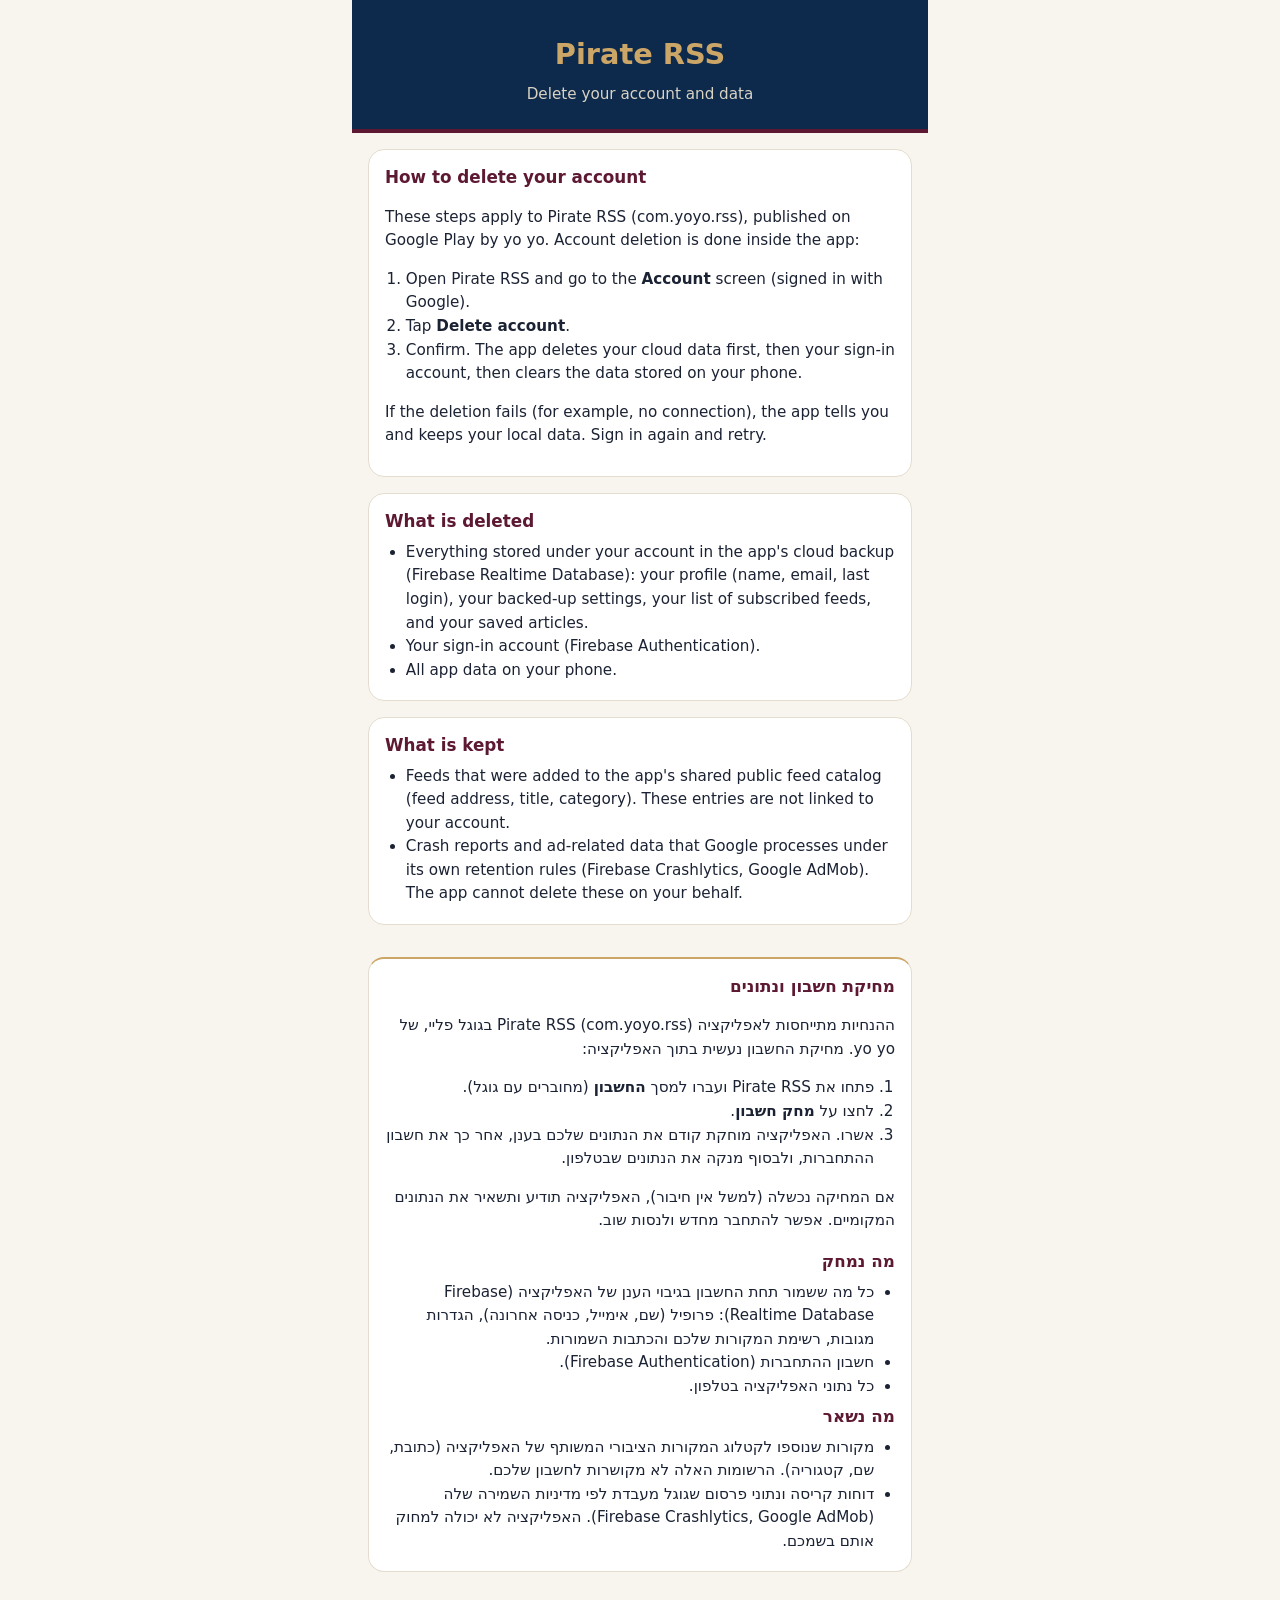
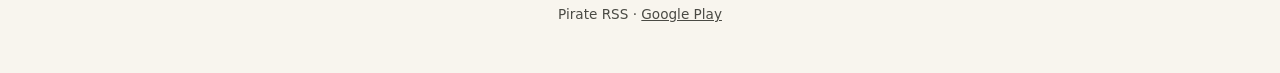
<file: open/delete-account/index.html>
<!doctype html>
<html lang="en" dir="ltr"><head><meta charset="utf-8"><meta name="viewport" content="width=device-width,initial-scale=1"><title>Delete your account - Pirate RSS</title>
<link rel="icon" type="image/png" sizes="32x32" href="../img/favicon-32.png"><link rel="icon" type="image/png" sizes="192x192" href="../img/favicon-192.png"><link rel="apple-touch-icon" href="../img/apple-touch-icon.png">
<style>
:root{--bg:#F8F5EE;--ink:#1B2233;--navy:#0D2A4C;--burg:#5D1832;--gold:#CCA667;--card:#fff;--line:#E4DDCF;--mute:#4A4A44}
@media(prefers-color-scheme:dark){:root{--bg:#0D2A4C;--ink:#F3EEE2;--card:#14355C;--line:#24477A;--mute:#C9C2B2}}
*{box-sizing:border-box}body{margin:0;background:var(--bg);color:var(--ink);font-family:system-ui,-apple-system,"Segoe UI",Roboto,sans-serif;line-height:1.55}
main{max-width:36rem;margin:0 auto;padding:0 1rem 3rem}
header{background:var(--navy);margin:0 -1rem;padding:2rem 1.2rem 1.4rem;text-align:center;border-bottom:4px solid var(--burg)}
h1{font-size:1.8rem;margin:0;color:var(--gold)}header p{margin:.4rem 0 0;color:#D9D3C4}
section{background:var(--card);border:1px solid var(--line);border-radius:1rem;padding:.8rem 1rem;margin:1rem 0}
section h2{font-size:1.05rem;margin:.1rem 0 .4rem;color:var(--burg)}
@media(prefers-color-scheme:dark){section h2{color:var(--gold)}}
li,p{font-size:.95rem}ul,ol{padding-inline-start:1.3rem;margin:.3rem 0}
.he{border-top:2px solid var(--gold);margin-top:2rem}
footer{text-align:center;font-size:.85rem;color:var(--mute);margin-top:2rem}footer a{color:inherit}
</style></head><body><main>
<header><h1>Pirate RSS</h1><p>Delete your account and data</p></header>

<section><h2>How to delete your account</h2>
<p>These steps apply to Pirate RSS (com.yoyo.rss), published on Google Play by yo yo. Account deletion is done inside the app:</p>
<ol>
<li>Open Pirate RSS and go to the <strong>Account</strong> screen (signed in with Google).</li>
<li>Tap <strong>Delete account</strong>.</li>
<li>Confirm. The app deletes your cloud data first, then your sign-in account, then clears the data stored on your phone.</li>
</ol>
<p>If the deletion fails (for example, no connection), the app tells you and keeps your local data. Sign in again and retry.</p></section>

<section><h2>What is deleted</h2>
<ul>
<li>Everything stored under your account in the app's cloud backup (Firebase Realtime Database): your profile (name, email, last login), your backed-up settings, your list of subscribed feeds, and your saved articles.</li>
<li>Your sign-in account (Firebase Authentication).</li>
<li>All app data on your phone.</li>
</ul></section>

<section><h2>What is kept</h2>
<ul>
<li>Feeds that were added to the app's shared public feed catalog (feed address, title, category). These entries are not linked to your account.</li>
<li>Crash reports and ad-related data that Google processes under its own retention rules (Firebase Crashlytics, Google AdMob). The app cannot delete these on your behalf.</li>
</ul></section>

<section class="he" dir="rtl" lang="he"><h2>מחיקת חשבון ונתונים</h2>
<p>ההנחיות מתייחסות לאפליקציה Pirate RSS (com.yoyo.rss) בגוגל פליי, של yo yo. מחיקת החשבון נעשית בתוך האפליקציה:</p>
<ol>
<li>פתחו את Pirate RSS ועברו למסך <strong>החשבון</strong> (מחוברים עם גוגל).</li>
<li>לחצו על <strong>מחק חשבון</strong>.</li>
<li>אשרו. האפליקציה מוחקת קודם את הנתונים שלכם בענן, אחר כך את חשבון ההתחברות, ולבסוף מנקה את הנתונים שבטלפון.</li>
</ol>
<p>אם המחיקה נכשלה (למשל אין חיבור), האפליקציה תודיע ותשאיר את הנתונים המקומיים. אפשר להתחבר מחדש ולנסות שוב.</p>
<h2>מה נמחק</h2>
<ul>
<li>כל מה ששמור תחת החשבון בגיבוי הענן של האפליקציה (Firebase Realtime Database): פרופיל (שם, אימייל, כניסה אחרונה), הגדרות מגובות, רשימת המקורות שלכם והכתבות השמורות.</li>
<li>חשבון ההתחברות (Firebase Authentication).</li>
<li>כל נתוני האפליקציה בטלפון.</li>
</ul>
<h2>מה נשאר</h2>
<ul>
<li>מקורות שנוספו לקטלוג המקורות הציבורי המשותף של האפליקציה (כתובת, שם, קטגוריה). הרשומות האלה לא מקושרות לחשבון שלכם.</li>
<li>דוחות קריסה ונתוני פרסום שגוגל מעבדת לפי מדיניות השמירה שלה (Firebase Crashlytics, Google AdMob). האפליקציה לא יכולה למחוק אותם בשמכם.</li>
</ul></section>
<footer>Pirate RSS &middot; <a href="https://play.google.com/store/apps/details?id=com.yoyo.rss">Google Play</a></footer>
</main></body></html>
</file>
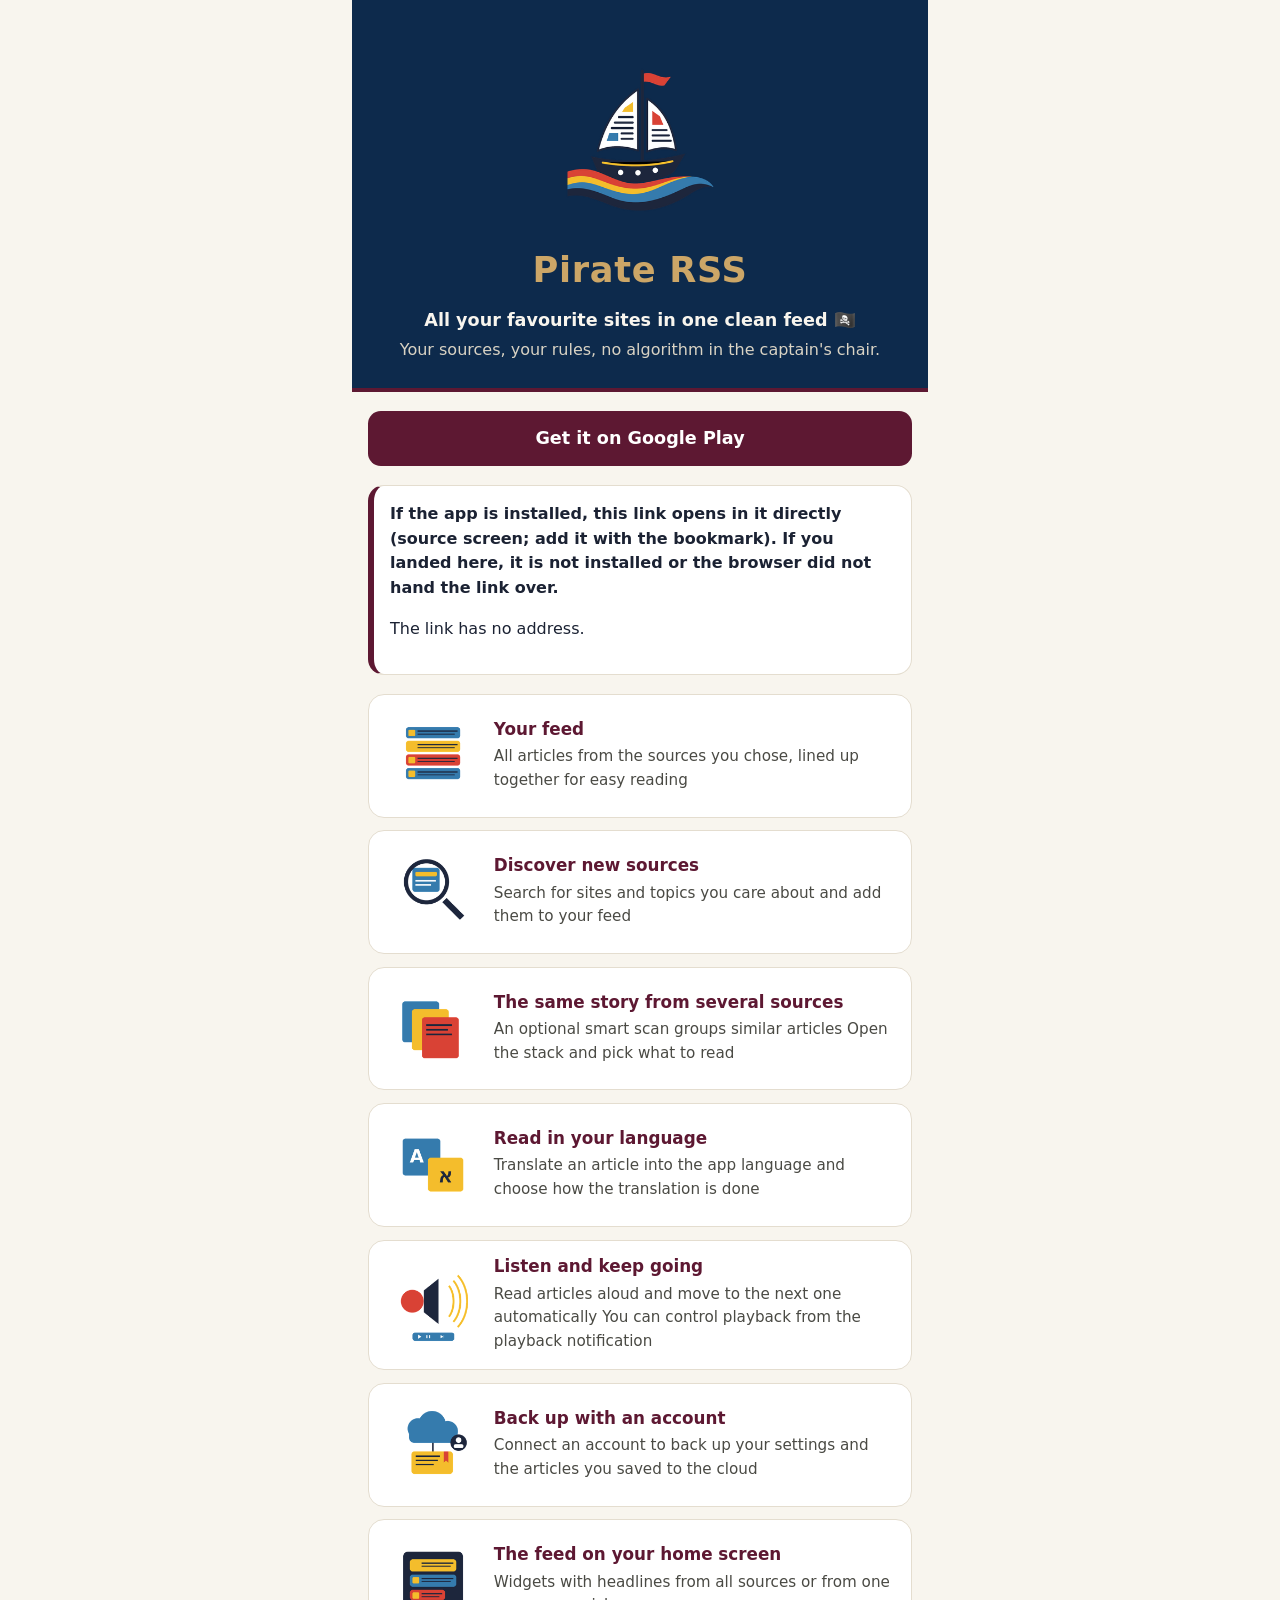
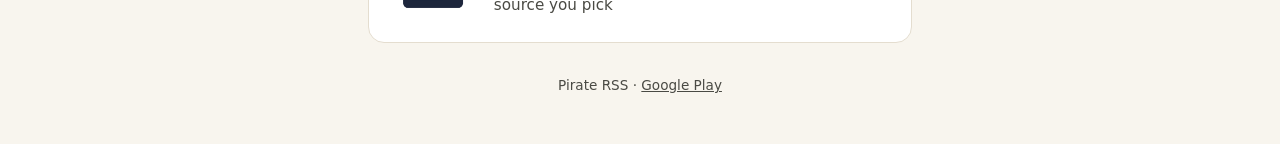
<file: open/feed/index.html>
<!doctype html>
<html lang="en" dir="ltr"><head><link rel="icon" type="image/png" sizes="32x32" href="../img/favicon-32.png"><link rel="icon" type="image/png" sizes="192x192" href="../img/favicon-192.png"><link rel="apple-touch-icon" href="../img/apple-touch-icon.png"><meta charset="utf-8"><meta name="viewport" content="width=device-width,initial-scale=1"><meta name="robots" content="noindex"><title>Pirate RSS</title>
<style>
:root{--bg:#F8F5EE;--ink:#1B2233;--navy:#0D2A4C;--burg:#5D1832;--gold:#CCA667;--card:#fff;--line:#E4DDCF;--mute:#4A4A44;--code:#F1EDE3}
@media(prefers-color-scheme:dark){:root{--bg:#0D2A4C;--ink:#F3EEE2;--card:#14355C;--line:#24477A;--mute:#C9C2B2;--code:#0A2040}}
*{box-sizing:border-box}body{margin:0;background:var(--bg);color:var(--ink);font-family:system-ui,-apple-system,"Segoe UI",Roboto,sans-serif;line-height:1.55}
main{max-width:36rem;margin:0 auto;padding:0 1rem 3rem}
header{background:var(--navy);margin:0 -1rem;padding:2.2rem 1.2rem 1.6rem;text-align:center;border-bottom:4px solid var(--burg)}
h1{font-size:2.2rem;margin:0;color:var(--gold);letter-spacing:.02em}h1 span{color:var(--gold)}
.tag{font-size:1.1rem;font-weight:700;margin:.6rem 0 .2rem;color:#F8F5EE}header p#sub{margin:.2rem 0 0;color:#D9D3C4}
.notice{background:var(--card);border:1px solid var(--line);border-radius:1rem;padding:1rem;margin:1.2rem 0;border-inline-start:6px solid var(--burg)}
.notice code{display:block;direction:ltr;unicode-bidi:plaintext;word-break:break-all;background:var(--code);border-radius:.5rem;padding:.4rem .6rem;margin:.5rem 0;font-size:.85rem}
a.btn{display:block;text-align:center;text-decoration:none;font-weight:700;border-radius:.8rem;padding:.85rem 1rem;margin:.6rem 0}
a.play{background:var(--burg);color:#fff;font-size:1.1rem;margin-top:1.2rem}a.play small{display:block;font-weight:400;opacity:.8}
a.ghost{background:transparent;color:var(--burg);border:2px solid var(--burg)}
@media(prefers-color-scheme:dark){a.play{background:var(--gold);color:var(--navy)}a.ghost{color:var(--gold);border-color:var(--gold)}.notice{border-inline-start-color:var(--gold)}}
.card{background:var(--card);border:1px solid var(--line);border-radius:1rem;padding:.8rem 1rem;margin:.8rem 0}
.card h2{font-size:1.05rem;margin:0;color:var(--burg)}.card p{margin:.2rem 0;font-size:.95rem;color:var(--mute)}
@media(prefers-color-scheme:dark){.card h2{color:var(--gold)}}
footer{text-align:center;font-size:.85rem;color:var(--mute);margin-top:2rem}footer a{color:inherit}
header img{width:200px;height:200px}.card{display:flex;gap:.8rem;align-items:center}.card img{width:96px;height:96px;flex:none}</style></head>
<body><main>
<header><img src="../img/intro_1.png" alt="" width="200" height="200"><h1>Pirate <span>RSS</span></h1>
<p class="tag" id="tag"></p><p id="sub"></p></header>
<a class="btn play" id="play" href="https://play.google.com/store/apps/details?id=com.yoyo.rss"></a>
<div class="notice"><strong id="n"></strong>
<div id="t" hidden><code id="u"></code><a class="btn ghost" id="a" href="#"></a></div>
<p id="miss" hidden></p></div>
<div id="cards"></div>
<footer>Pirate RSS &middot; <a href="https://play.google.com/store/apps/details?id=com.yoyo.rss">Google Play</a></footer>
</main>
<script>
var D={"ui": {"en": {"tag": "All your favourite sites in one clean feed 🏴‍☠️", "sub": "Your sources, your rules, no algorithm in the captain's chair.", "play": "Get it on Google Play", "n": "If the app is installed, this link opens in it directly (source screen; add it with the bookmark). If you landed here, it is not installed or the browser did not hand the link over.", "o": "Open the feed address", "miss": "The link has no address."}, "he": {"tag": "כל האתרים שאתם אוהבים בפיד אחד נקי 🏴‍☠️", "sub": "חדשות, בלוגים ופודקאסטים ממקורות שבחרתם, בלי אלגוריתם שמחליט בשבילכם.", "play": "הורדה מ-Google Play", "n": "אם האפליקציה מותקנת, הקישור הזה נפתח בה ישירות (מסך המקור; ההוספה בסימנייה). אם הגעת לכאן, היא לא מותקנת או שהדפדפן לא העביר את הקישור.", "o": "פתיחת כתובת הפיד", "miss": "הקישור חסר כתובת."}, "ar": {"tag": "كل مواقعك المفضلة في خلاصة واحدة نظيفة 🏴‍☠️", "sub": "مصادرك وقواعدك، بلا خوارزمية تقرر عنك.", "play": "احصل عليه من Google Play", "n": "إذا كان التطبيق مثبتًا، يُفتح هذا الرابط فيه مباشرة (شاشة المصدر؛ أضفه بالإشارة المرجعية). إذا وصلت إلى هنا فهو غير مثبت أو لم يمرر المتصفح الرابط.", "o": "فتح عنوان الخلاصة", "miss": "الرابط بلا عنوان."}, "ru": {"tag": "Все любимые сайты в одной чистой ленте 🏴‍☠️", "sub": "Ваши источники, ваши правила, без алгоритма у руля.", "play": "Скачать в Google Play", "n": "Если приложение установлено, эта ссылка откроется прямо в нём (экран источника; добавьте его закладкой). Если вы попали сюда, оно не установлено или браузер не передал ссылку.", "o": "Открыть адрес ленты", "miss": "В ссылке нет адреса."}}, "cards": {"en": [["All your sources in one feed", "The articles you like from every site, in one place that is easy to read"], ["Your feed", "All articles from the sources you chose, lined up together for easy reading"], ["Discover new sources", "Search for sites and topics you care about and add them to your feed"], ["The same story from several sources", "An optional smart scan groups similar articles Open the stack and pick what to read"], ["Read in your language", "Translate an article into the app language and choose how the translation is done"], ["Listen and keep going", "Read articles aloud and move to the next one automatically You can control playback from the playback notification"], ["Back up with an account", "Connect an account to back up your settings and the articles you saved to the cloud"], ["The feed on your home screen", "Widgets with headlines from all sources or from one source you pick"]], "he": [["כל המקורות בפיד אחד", "הכתבות שאתם אוהבים מכל האתרים במקום אחד שנוח לקרוא בו"], ["הפיד שלכם", "כל הכתבות מהמקורות שבחרתם מסודרות יחד לקריאה נוחה"], ["מגלים מקורות חדשים", "מחפשים אתרים ונושאים שמעניינים אתכם ומוסיפים אותם לפיד"], ["אותו סיפור מכמה מקורות", "סריקה חכמה לבחירתכם מקבצת כתבות דומות פותחים את הערימה ובוחרים מה לקרוא"], ["קוראים בשפה שלכם", "מתרגמים כתבה לשפת האפליקציה ובוחרים איך לבצע את התרגום"], ["מקשיבים וממשיכים", "הקראת כתבות עם מעבר אוטומטי לבאה אפשר לשלוט בניגון גם מהתראת ההשמעה"], ["מתחברים לגיבוי", "מחברים חשבון לגיבוי בענן של ההגדרות והכתבות ששמרתם"], ["הפיד גם במסך הבית", "ווידג׳טים לכותרות מכל המקורות או למקור אחד שבחרתם"]], "ar": [["كل مصادرك في خلاصة واحدة", "المقالات التي تعجبك من كل موقع، في مكان واحد سهل القراءة"], ["خلاصتك", "كل المقالات من المصادر التي اخترتها، مصفوفة معًا لتسهيل القراءة"], ["اكتشف مصادر جديدة", "ابحث عن المواقع والمواضيع التي تهمك وأضفها إلى خلاصتك"], ["القصة نفسها من عدة مصادر", "فحص ذكي اختياري يجمع المقالات المتشابهة افتح المجموعة واختر ما تقرؤه"], ["اقرأ بلغتك", "ترجم المقال إلى لغة التطبيق واختر طريقة الترجمة"], ["استمع وتابع", "اقرأ المقالات بصوت عالٍ وانتقل إلى التالي تلقائيًا يمكنك التحكم في التشغيل من إشعار التشغيل"], ["نسخ احتياطي عبر حساب", "اربط حسابًا لنسخ إعداداتك والمقالات التي حفظتها احتياطيًا في السحابة"], ["الخلاصة على شاشتك الرئيسية", "عناصر واجهة بعناوين من كل المصادر أو من مصدر واحد تختاره"]], "ru": [["Все ваши источники в одной ленте", "Статьи, которые вам нравятся, со всех сайтов - в одном удобном для чтения месте"], ["Ваша лента", "Все статьи из выбранных вами источников собраны вместе для удобного чтения"], ["Находите новые источники", "Ищите сайты и темы, которые вам интересны, и добавляйте их в ленту"], ["Одна новость из нескольких источников", "Необязательное умное сканирование группирует похожие статьи Откройте стопку и выберите, что читать"], ["Читайте на своём языке", "Переведите статью на язык приложения и выберите способ перевода"], ["Слушайте и продолжайте", "Читайте статьи вслух и переходите к следующей автоматически Управлять воспроизведением можно из уведомления"], ["Резервная копия через аккаунт", "Подключите аккаунт, чтобы сохранять в облаке настройки и сохранённые статьи"], ["Лента на главном экране", "Виджеты с заголовками из всех источников или из одного выбранного источника"]]}},RTL={he:1,ar:1},P=new URLSearchParams(location.search);
function pick(){var q=(P.get('lang')||'').toLowerCase().slice(0,2);if(D.ui[q])return q;
var n=navigator.languages&&navigator.languages.length?navigator.languages:[navigator.language||'en'];
for(var i=0;i<n.length;i++){var c=String(n[i]).toLowerCase().slice(0,2);if(c==='iw')c='he';if(D.ui[c])return c;}return 'en';}
var L=pick(),U=D.ui[L],h=document.documentElement;h.lang=L;h.dir=RTL[L]?'rtl':'ltr';
function s(i,v){document.getElementById(i).textContent=v}
s('tag',U.tag);s('sub',U.sub);s('play',U.play);s('n',U.n);s('a',U.o);s('miss',U.miss);
var c=document.getElementById('cards');D.cards[L].forEach(function(x,i){if(!i)return;var e=document.createElement('section');e.className='card';
e.innerHTML='<img src="../img/intro_'+(i+1)+'.png" alt="" width="180" height="180" loading="lazy"><div><h2></h2><p></p></div>';
e.querySelector('h2').textContent=x[0];e.querySelector('p').textContent=x[1];c.appendChild(e);});
var u=P.get('url');
if(u&&/^https?:\/\//i.test(u)){document.getElementById('t').hidden=false;document.getElementById('u').textContent=u;document.getElementById('a').href=u;}
else{document.getElementById('miss').hidden=false;}
</script></body></html>
</file>
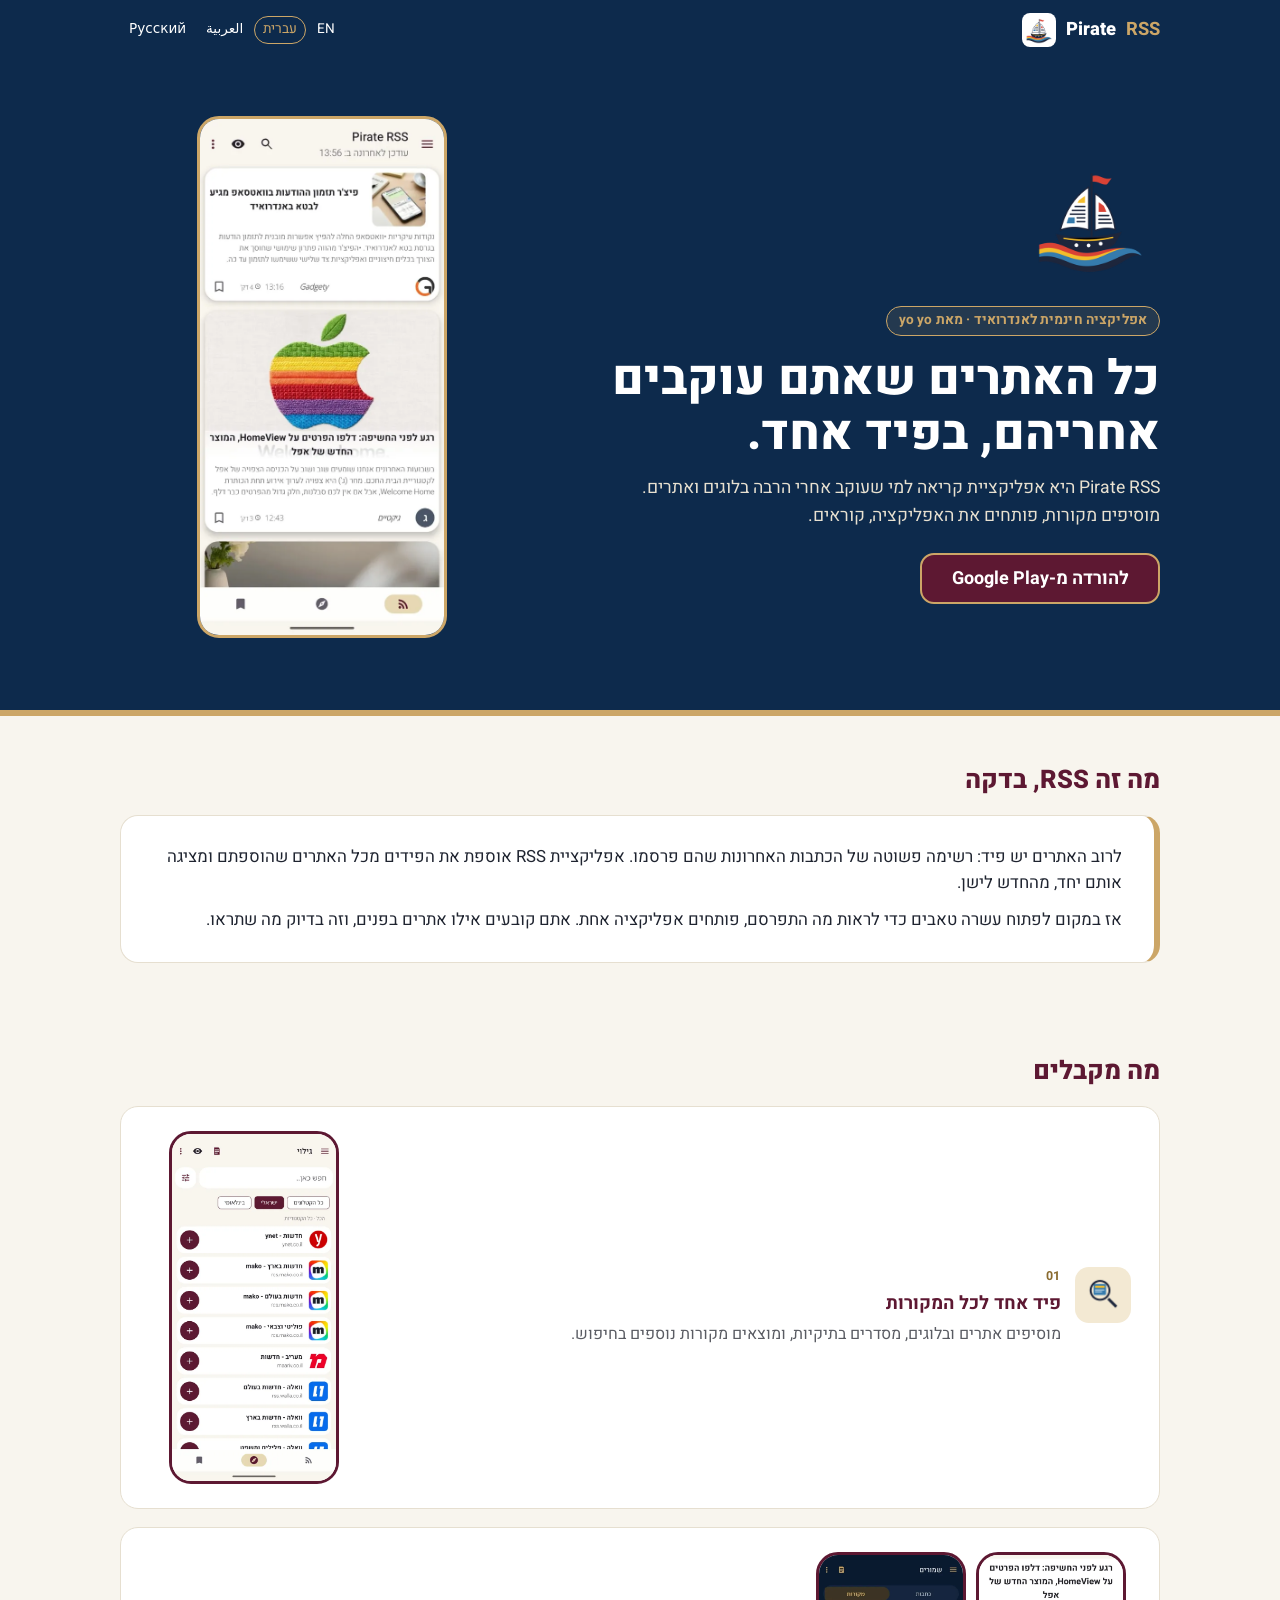
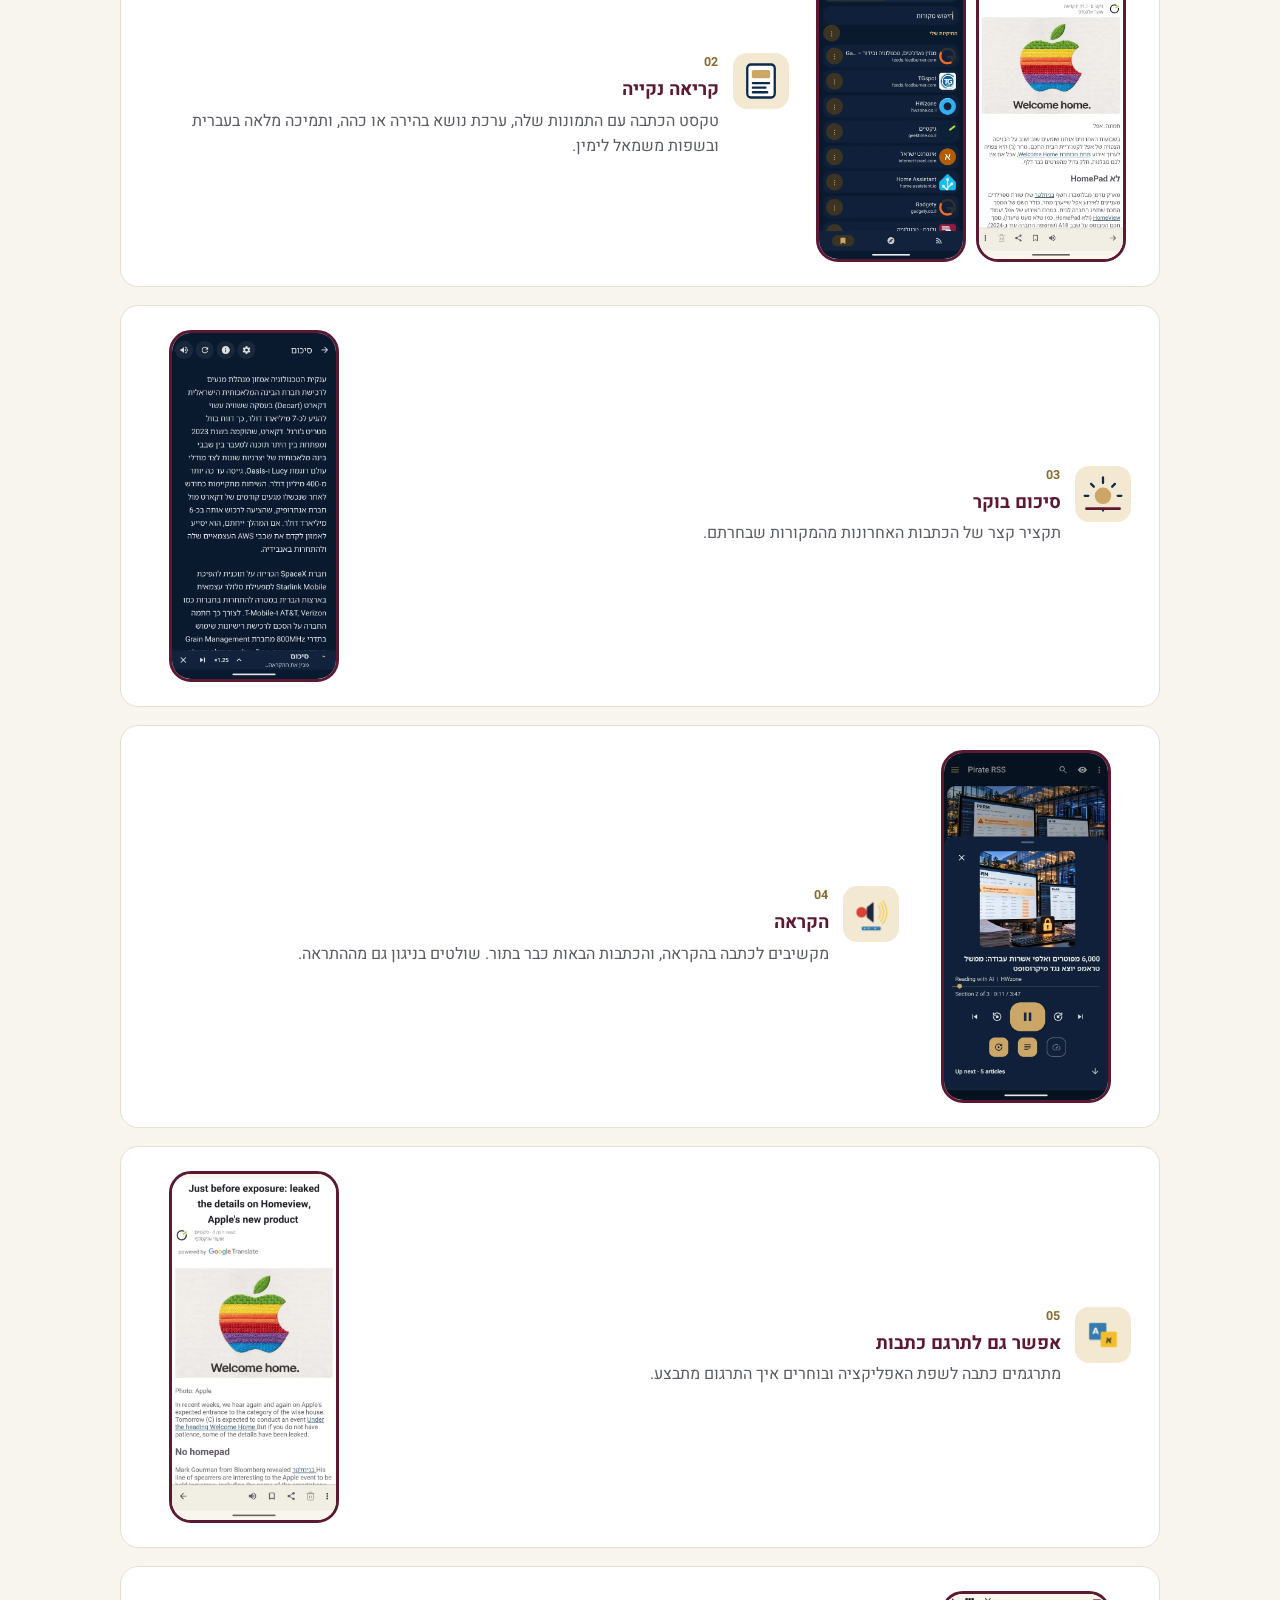
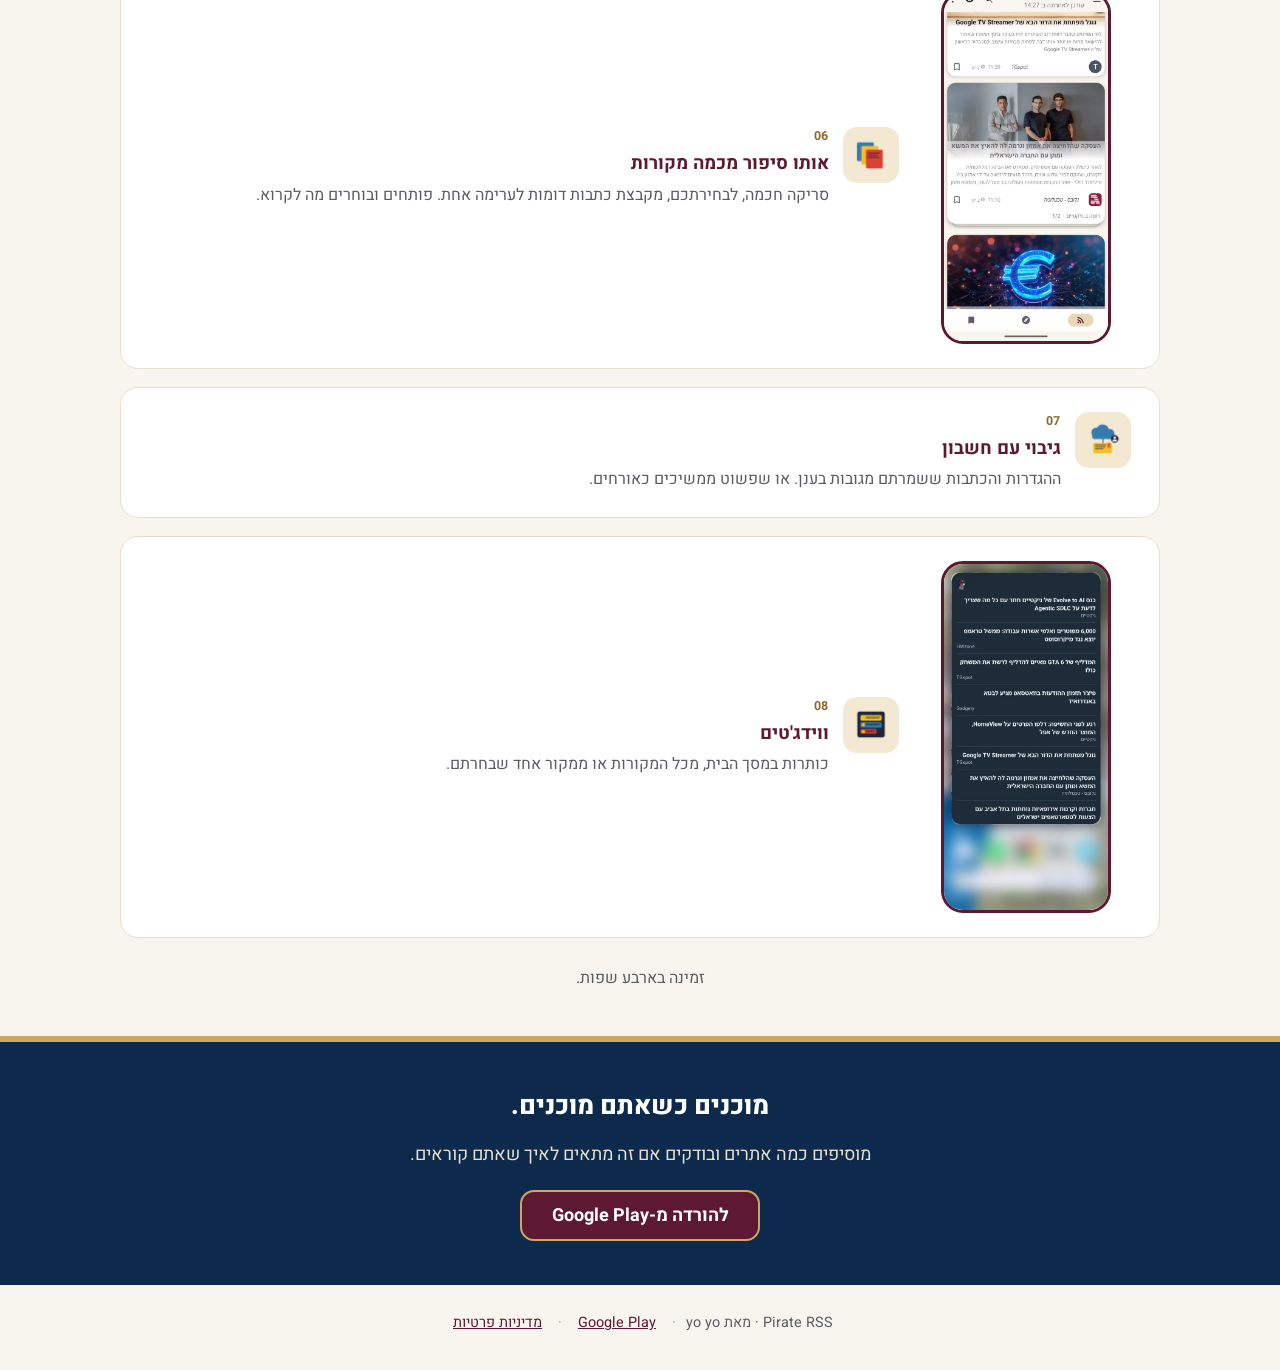
<file: open/he/index.html>
<!doctype html>
<html lang="he" dir="rtl">
<head>
<meta charset="utf-8">
<meta name="viewport" content="width=device-width,initial-scale=1">
<title>Pirate RSS – כל האתרים שאתם עוקבים אחריהם, בפיד אחד</title>
<meta name="description" content="Pirate RSS היא אפליקציית קריאה חינמית לאנדרואיד שמרכזת את האתרים והבלוגים שאתם עוקבים אחריהם בפיד אחד. קוראים, מקשיבים, מתרגמים.">
<link rel="canonical" href="https://yohaybn.github.io/open/he/">
<link rel="alternate" hreflang="en" href="https://yohaybn.github.io/open/">
<link rel="alternate" hreflang="he" href="https://yohaybn.github.io/open/he/">
<link rel="alternate" hreflang="ar" href="https://yohaybn.github.io/open/ar/">
<link rel="alternate" hreflang="ru" href="https://yohaybn.github.io/open/ru/">
<link rel="alternate" hreflang="x-default" href="https://yohaybn.github.io/open/">
<link rel="icon" type="image/png" sizes="32x32" href="../img/favicon-32.png">
<link rel="icon" type="image/png" sizes="192x192" href="../img/favicon-192.png">
<link rel="apple-touch-icon" href="../img/apple-touch-icon.png">
<meta name="theme-color" content="#0D2A4C">
<meta property="og:type" content="website">
<meta property="og:site_name" content="Pirate RSS">
<meta property="og:title" content="Pirate RSS – כל האתרים שאתם עוקבים אחריהם, בפיד אחד">
<meta property="og:description" content="Pirate RSS היא אפליקציית קריאה חינמית לאנדרואיד שמרכזת את האתרים והבלוגים שאתם עוקבים אחריהם בפיד אחד. קוראים, מקשיבים, מתרגמים.">
<meta property="og:url" content="https://yohaybn.github.io/open/he/">
<meta property="og:image" content="https://yohaybn.github.io/open/img/og-image.jpg">
<meta property="og:image:width" content="1200">
<meta property="og:image:height" content="630">
<meta property="og:image:alt" content="Pirate RSS">
<meta property="og:locale" content="he_IL">
<meta property="og:locale:alternate" content="en_US">
<meta property="og:locale:alternate" content="ar_AR">
<meta property="og:locale:alternate" content="ru_RU">
<meta name="twitter:card" content="summary_large_image">
<meta name="twitter:title" content="Pirate RSS – כל האתרים שאתם עוקבים אחריהם, בפיד אחד">
<meta name="twitter:description" content="Pirate RSS היא אפליקציית קריאה חינמית לאנדרואיד שמרכזת את האתרים והבלוגים שאתם עוקבים אחריהם בפיד אחד. קוראים, מקשיבים, מתרגמים.">
<meta name="twitter:image" content="https://yohaybn.github.io/open/img/og-image.jpg">
<link rel="preload" href="../fonts/heebo-hebrew.woff2" as="font" type="font/woff2" crossorigin>
<link rel="stylesheet" href="../css/landing.css">
</head>
<body>
<a class="skip" href="#main">דילוג לתוכן</a>
<header class="top"><div class="wrap">
  <a class="brand" href="./" dir="ltr"><img src="../img/intro_1.png" alt="" width="34" height="34">Pirate <b>RSS</b></a>
  <nav class="langnav" aria-label="שפה"><a href="../?lang=en" lang="en" hreflang="en">EN</a><a href="./" lang="he" hreflang="he" aria-current="page">עברית</a><a href="../ar/" lang="ar" hreflang="ar">العربية</a><a href="../ru/" lang="ru" hreflang="ru">Русский</a></nav>
</div></header>
<main id="main">
<section class="hero"><div class="wrap">
  <div>
    <img class="logo" src="../img/intro_1.png" width="140" height="140" alt="Pirate RSS">
    <div><span class="eyebrow">אפליקציה חינמית לאנדרואיד · מאת <bdi>yo yo</bdi></span></div>
    <h1>כל האתרים שאתם עוקבים אחריהם, בפיד אחד.</h1>
    <p class="sub">Pirate RSS היא אפליקציית קריאה למי שעוקב אחרי הרבה בלוגים ואתרים. מוסיפים מקורות, פותחים את האפליקציה, קוראים.</p>
    <a class="btn play" href="https://play.google.com/store/apps/details?id=com.yoyo.rss">להורדה מ-Google Play</a>
  </div>
  <figure class="phone"><img src="../img/screens/feed.webp" width="540" height="1141" alt="רשימת הכתבות הראשית" fetchpriority="high"></figure>
</div></section>
<section class="rss light"><div class="wrap">
  <h2>מה זה RSS, בדקה</h2>
  <div class="card"><p>לרוב האתרים יש פיד: רשימה פשוטה של הכתבות האחרונות שהם פרסמו. אפליקציית RSS אוספת את הפידים מכל האתרים שהוספתם ומציגה אותם יחד, מהחדש לישן.</p><p>אז במקום לפתוח עשרה טאבים כדי לראות מה התפרסם, פותחים אפליקציה אחת. אתם קובעים אילו אתרים בפנים, וזה בדיוק מה שתראו.</p></div>
</div></section>
<section class="features light"><div class="wrap">
  <h2>מה מקבלים</h2>
  <div class="list"><article class="feat">
  <div class="txt"><div class="ico"><img src="../img/intro_3.png" alt="" width="44" height="44" loading="lazy"></div><div><div class="n">01</div><h3>פיד אחד לכל המקורות</h3><p>מוסיפים אתרים ובלוגים, מסדרים בתיקיות, ומוצאים מקורות נוספים בחיפוש.</p></div></div>
  <figure class="phone"><img src="../img/screens/he/add-site.webp" width="540" height="1141" alt="הוספת אתר / פיד" loading="lazy"></figure>
</article><article class="feat flip two">
  <div class="txt"><div class="ico"><svg aria-hidden="true" focusable="false" viewBox="0 0 48 48" fill="none"><rect x="9" y="6" width="30" height="36" rx="4" fill="#fff" stroke="#0D2A4C" stroke-width="2.5"/><rect x="14" y="12" width="20" height="9" rx="2" fill="#CCA667"/><rect x="14" y="25" width="20" height="2.5" rx="1" fill="#0D2A4C"/><rect x="14" y="30" width="16" height="2.5" rx="1" fill="#0D2A4C"/><rect x="14" y="35" width="18" height="2.5" rx="1" fill="#0D2A4C"/></svg></div><div><div class="n">02</div><h3>קריאה נקייה</h3><p>טקסט הכתבה עם התמונות שלה, ערכת נושא בהירה או כהה, ותמיכה מלאה בעברית ובשפות משמאל לימין.</p></div></div>
  <div class="shots"><figure class="phone"><img src="../img/screens/article.webp" width="540" height="1141" alt="כתבה פתוחה" loading="lazy"></figure><figure class="phone"><img src="../img/screens/sources.webp" width="540" height="1141" alt="רשימת המקורות" loading="lazy"></figure></div>
</article><article class="feat">
  <div class="txt"><div class="ico"><svg aria-hidden="true" focusable="false" viewBox="0 0 48 48" fill="none"><circle cx="24" cy="26" r="9" fill="#CCA667"/><path d="M24 6v6M24 40v2M8 26H4M44 26h-4M11 13l3 3M37 13l-3 3" stroke="#0D2A4C" stroke-width="2.5" stroke-linecap="round"/><path d="M6 40h36" stroke="#5D1832" stroke-width="3" stroke-linecap="round"/></svg></div><div><div class="n">03</div><h3>סיכום בוקר</h3><p>תקציר קצר של הכתבות האחרונות מהמקורות שבחרתם.</p></div></div>
  <figure class="phone"><img src="../img/screens/digest.webp" width="540" height="1141" alt="סיכום בוקר" loading="lazy"></figure>
</article><article class="feat flip">
  <div class="txt"><div class="ico"><img src="../img/intro_6.png" alt="" width="44" height="44" loading="lazy"></div><div><div class="n">04</div><h3>הקראה</h3><p>מקשיבים לכתבה בהקראה, והכתבות הבאות כבר בתור. שולטים בניגון גם מההתראה.</p></div></div>
  <figure class="phone"><img src="../img/screens/player.webp" width="540" height="1141" alt="התראת ההשמעה" loading="lazy"></figure>
</article><article class="feat">
  <div class="txt"><div class="ico"><img src="../img/intro_5.png" alt="" width="44" height="44" loading="lazy"></div><div><div class="n">05</div><h3>אפשר גם לתרגם כתבות</h3><p>מתרגמים כתבה לשפת האפליקציה ובוחרים איך התרגום מתבצע.</p></div></div>
  <figure class="phone"><img src="../img/screens/translated.webp" width="540" height="1141" alt="כתבה מתורגמת" loading="lazy"></figure>
</article><article class="feat flip">
  <div class="txt"><div class="ico"><img src="../img/intro_4.png" alt="" width="44" height="44" loading="lazy"></div><div><div class="n">06</div><h3>אותו סיפור מכמה מקורות</h3><p>סריקה חכמה, לבחירתכם, מקבצת כתבות דומות לערימה אחת. פותחים ובוחרים מה לקרוא.</p></div></div>
  <figure class="phone"><img src="../img/screens/stack.webp" width="540" height="1141" alt="ערימת כתבות" loading="lazy"></figure>
</article><article class="feat noimg">
  <div class="txt"><div class="ico"><img src="../img/intro_7.png" alt="" width="44" height="44" loading="lazy"></div><div><div class="n">07</div><h3>גיבוי עם חשבון</h3><p>ההגדרות והכתבות ששמרתם מגובות בענן. או שפשוט ממשיכים כאורחים.</p></div></div>
</article><article class="feat flip">
  <div class="txt"><div class="ico"><img src="../img/intro_8.png" alt="" width="44" height="44" loading="lazy"></div><div><div class="n">08</div><h3>ווידג&#x27;טים</h3><p>כותרות במסך הבית, מכל המקורות או ממקור אחד שבחרתם.</p></div></div>
  <figure class="phone"><img src="../img/screens/widget.webp" width="540" height="1141" alt="ווידג&#x27;ט במסך הבית" loading="lazy"></figure>
</article></div>
  <p class="langs">זמינה בארבע שפות.</p>
</div></section>
<section class="cta2"><div class="wrap">
  <h2>מוכנים כשאתם מוכנים.</h2>
  <p>מוסיפים כמה אתרים ובודקים אם זה מתאים לאיך שאתם קוראים.</p>
  <a class="btn play" href="https://play.google.com/store/apps/details?id=com.yoyo.rss">להורדה מ-Google Play</a>
</div></section>
</main>
<footer><div class="wrap"><span><bdi>Pirate RSS</bdi> · מאת  <bdi>yo yo</bdi></span><span class="sep">·</span><a href="https://play.google.com/store/apps/details?id=com.yoyo.rss">Google Play</a><span class="sep">·</span><a href="../privacy/">מדיניות פרטיות</a></div></footer>
</body>
</html>
</file>
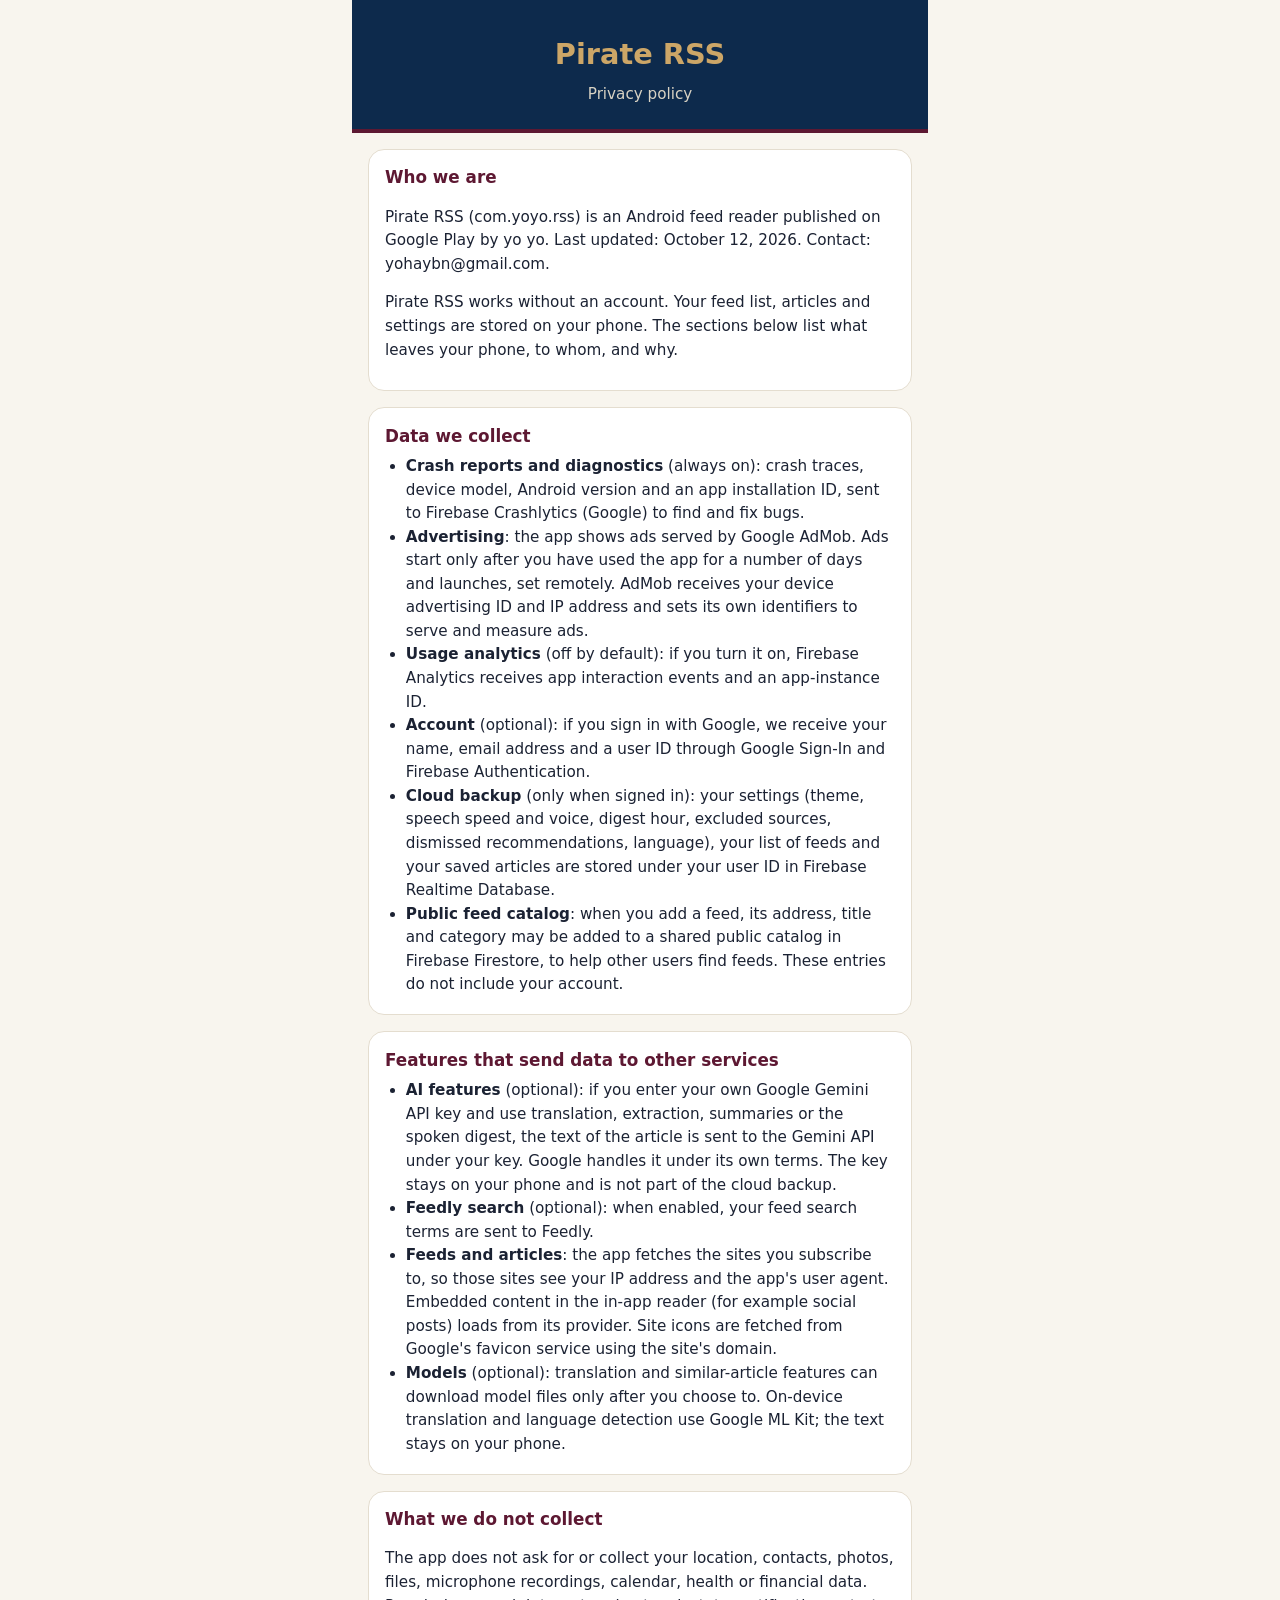
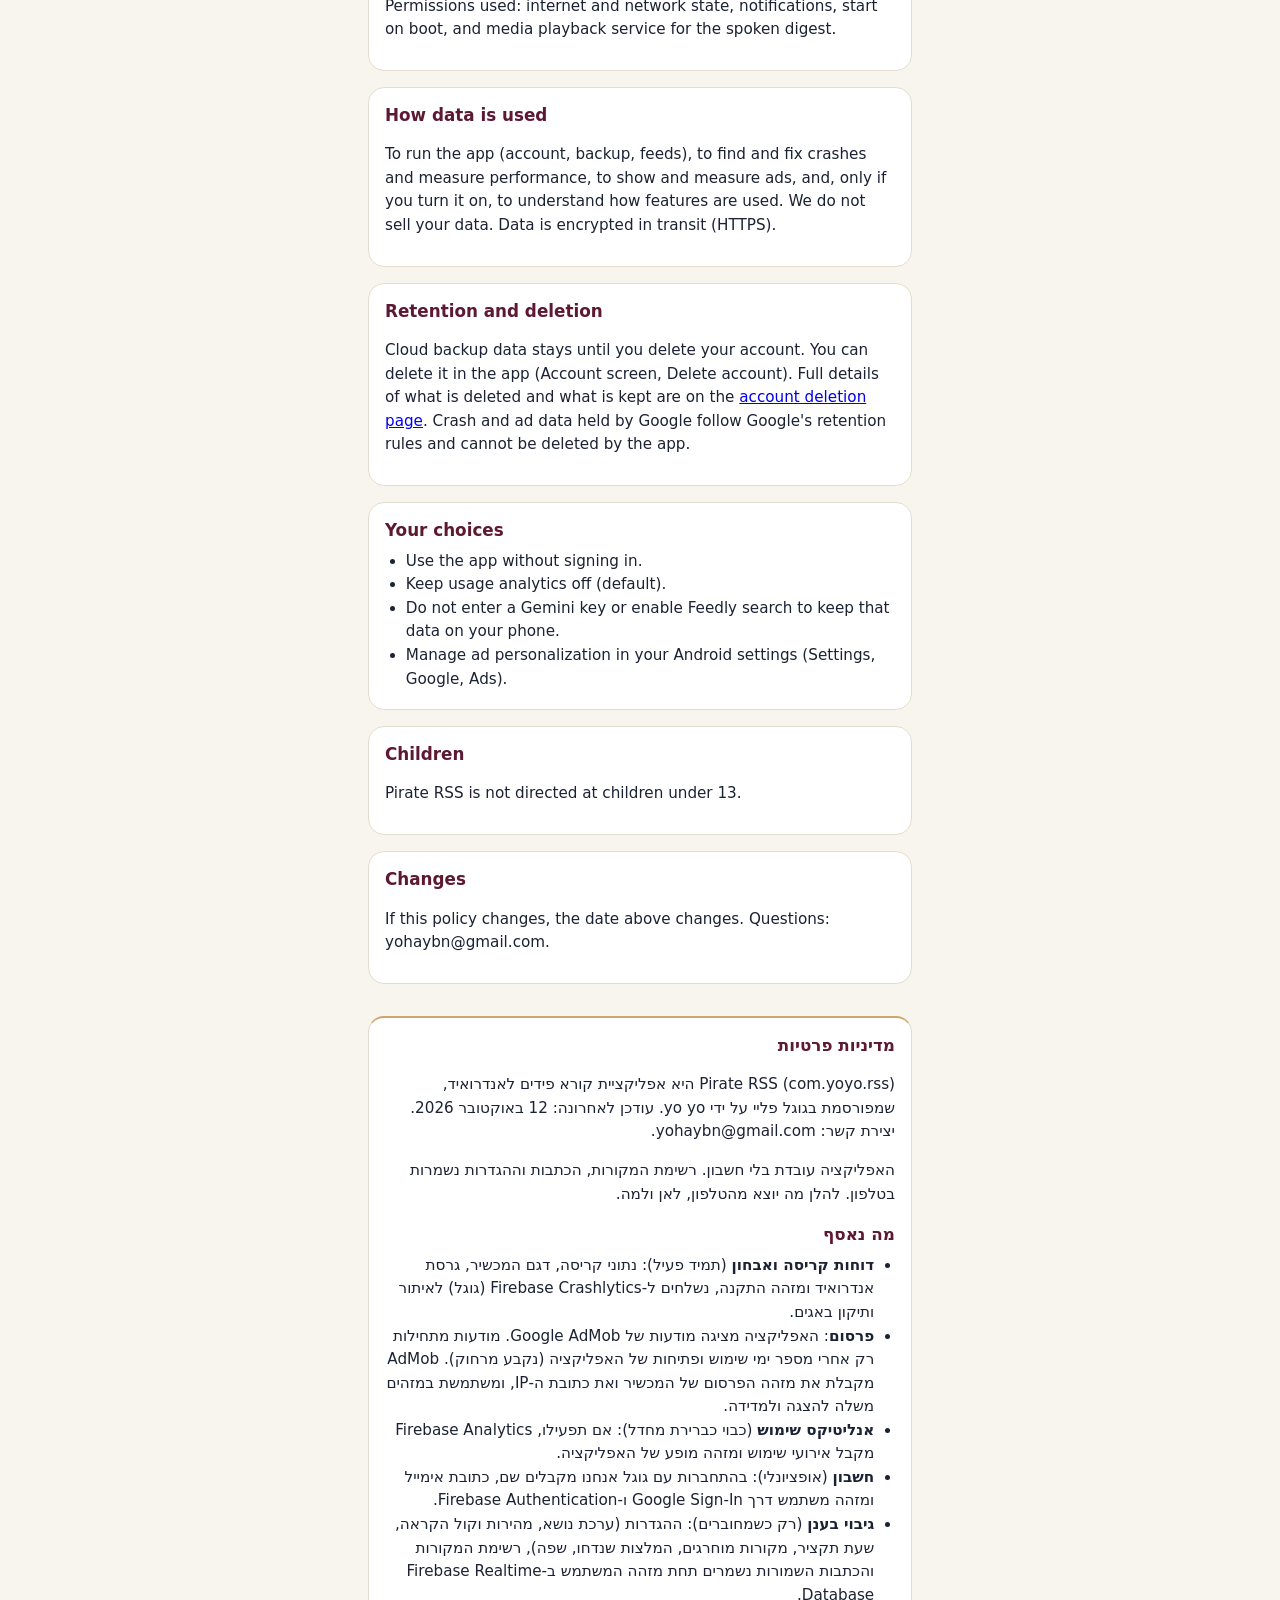
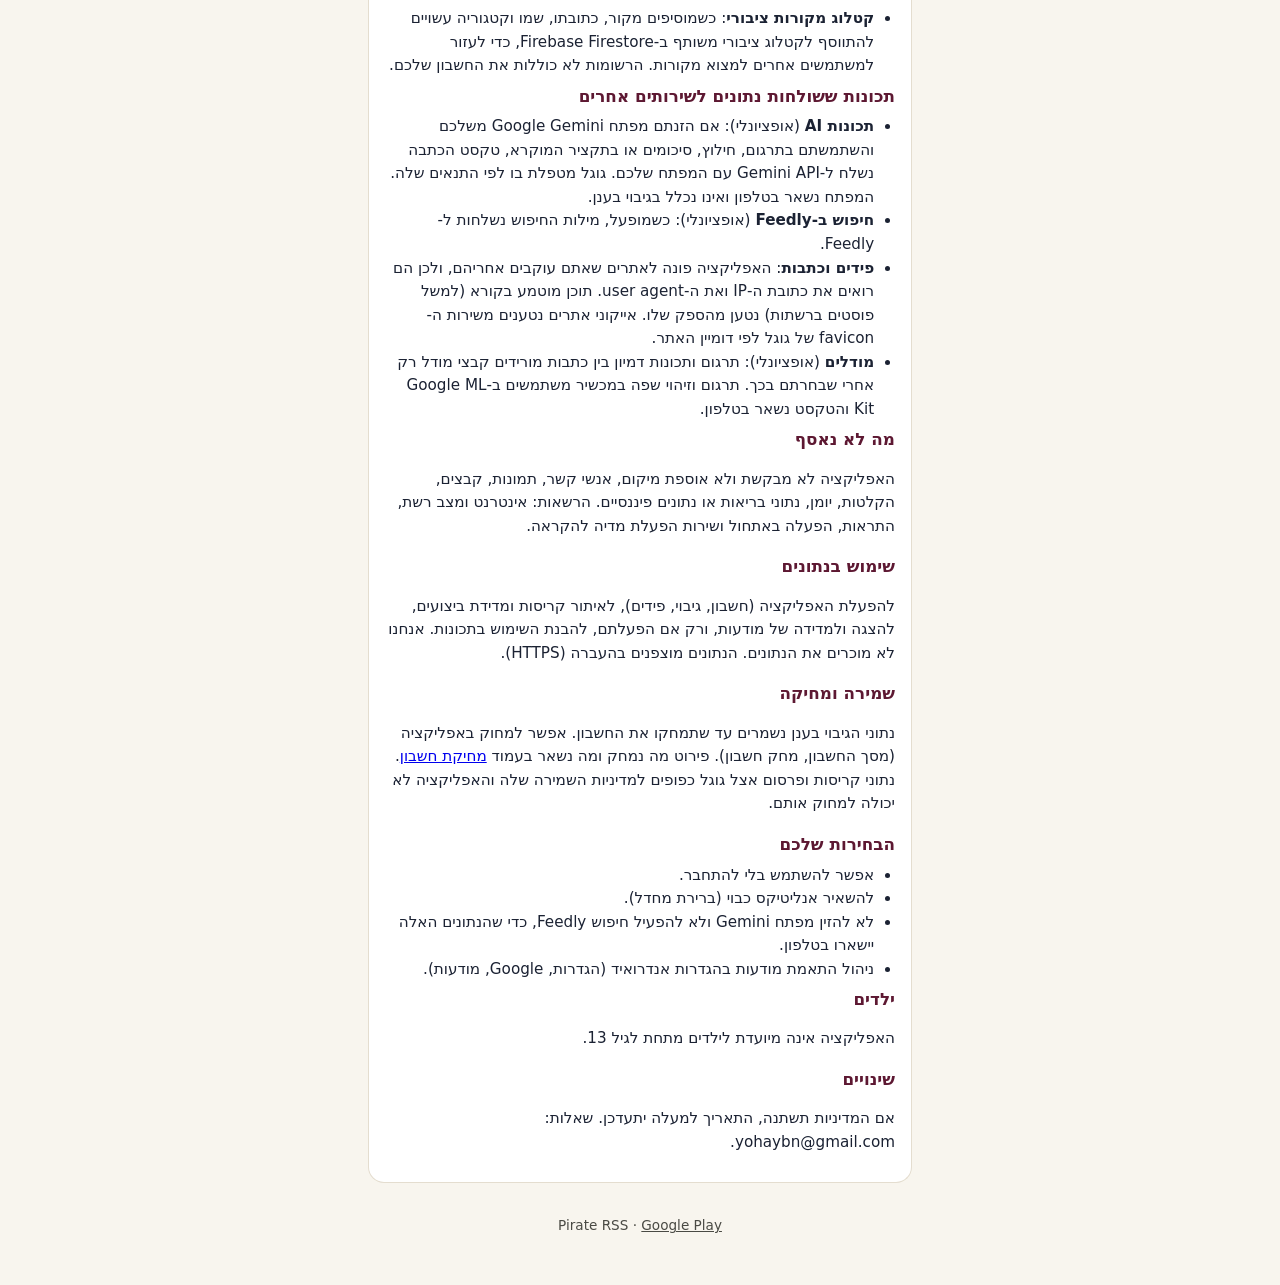
<file: open/privacy/index.html>
<!doctype html>
<html lang="en" dir="ltr"><head><meta charset="utf-8"><meta name="viewport" content="width=device-width,initial-scale=1"><title>Privacy policy - Pirate RSS</title>
<link rel="icon" type="image/png" sizes="32x32" href="../img/favicon-32.png"><link rel="icon" type="image/png" sizes="192x192" href="../img/favicon-192.png"><link rel="apple-touch-icon" href="../img/apple-touch-icon.png">
<style>
:root{--bg:#F8F5EE;--ink:#1B2233;--navy:#0D2A4C;--burg:#5D1832;--gold:#CCA667;--card:#fff;--line:#E4DDCF;--mute:#4A4A44}
@media(prefers-color-scheme:dark){:root{--bg:#0D2A4C;--ink:#F3EEE2;--card:#14355C;--line:#24477A;--mute:#C9C2B2}}
*{box-sizing:border-box}body{margin:0;background:var(--bg);color:var(--ink);font-family:system-ui,-apple-system,"Segoe UI",Roboto,sans-serif;line-height:1.55}
main{max-width:36rem;margin:0 auto;padding:0 1rem 3rem}
header{background:var(--navy);margin:0 -1rem;padding:2rem 1.2rem 1.4rem;text-align:center;border-bottom:4px solid var(--burg)}
h1{font-size:1.8rem;margin:0;color:var(--gold)}header p{margin:.4rem 0 0;color:#D9D3C4}
section{background:var(--card);border:1px solid var(--line);border-radius:1rem;padding:.8rem 1rem;margin:1rem 0}
section h2{font-size:1.05rem;margin:.1rem 0 .4rem;color:var(--burg)}
@media(prefers-color-scheme:dark){section h2{color:var(--gold)}}
li,p{font-size:.95rem}ul,ol{padding-inline-start:1.3rem;margin:.3rem 0}
.he{border-top:2px solid var(--gold);margin-top:2rem}
footer{text-align:center;font-size:.85rem;color:var(--mute);margin-top:2rem}footer a{color:inherit}
</style></head><body><main>
<header><h1>Pirate RSS</h1><p>Privacy policy</p></header>
<section><h2>Who we are</h2><p>Pirate RSS (com.yoyo.rss) is an Android feed reader published on Google Play by yo yo. Last updated: October 12, 2026. Contact: yohaybn@gmail.com.</p>
<p>Pirate RSS works without an account. Your feed list, articles and settings are stored on your phone. The sections below list what leaves your phone, to whom, and why.</p></section>
<section><h2>Data we collect</h2><ul>
<li><strong>Crash reports and diagnostics</strong> (always on): crash traces, device model, Android version and an app installation ID, sent to Firebase Crashlytics (Google) to find and fix bugs.</li>
<li><strong>Advertising</strong>: the app shows ads served by Google AdMob. Ads start only after you have used the app for a number of days and launches, set remotely. AdMob receives your device advertising ID and IP address and sets its own identifiers to serve and measure ads.</li>
<li><strong>Usage analytics</strong> (off by default): if you turn it on, Firebase Analytics receives app interaction events and an app-instance ID.</li>
<li><strong>Account</strong> (optional): if you sign in with Google, we receive your name, email address and a user ID through Google Sign-In and Firebase Authentication.</li>
<li><strong>Cloud backup</strong> (only when signed in): your settings (theme, speech speed and voice, digest hour, excluded sources, dismissed recommendations, language), your list of feeds and your saved articles are stored under your user ID in Firebase Realtime Database.</li>
<li><strong>Public feed catalog</strong>: when you add a feed, its address, title and category may be added to a shared public catalog in Firebase Firestore, to help other users find feeds. These entries do not include your account.</li></ul></section>
<section><h2>Features that send data to other services</h2><ul>
<li><strong>AI features</strong> (optional): if you enter your own Google Gemini API key and use translation, extraction, summaries or the spoken digest, the text of the article is sent to the Gemini API under your key. Google handles it under its own terms. The key stays on your phone and is not part of the cloud backup.</li>
<li><strong>Feedly search</strong> (optional): when enabled, your feed search terms are sent to Feedly.</li>
<li><strong>Feeds and articles</strong>: the app fetches the sites you subscribe to, so those sites see your IP address and the app's user agent. Embedded content in the in-app reader (for example social posts) loads from its provider. Site icons are fetched from Google's favicon service using the site's domain.</li>
<li><strong>Models</strong> (optional): translation and similar-article features can download model files only after you choose to. On-device translation and language detection use Google ML Kit; the text stays on your phone.</li></ul></section>
<section><h2>What we do not collect</h2><p>The app does not ask for or collect your location, contacts, photos, files, microphone recordings, calendar, health or financial data. Permissions used: internet and network state, notifications, start on boot, and media playback service for the spoken digest.</p></section>
<section><h2>How data is used</h2><p>To run the app (account, backup, feeds), to find and fix crashes and measure performance, to show and measure ads, and, only if you turn it on, to understand how features are used. We do not sell your data. Data is encrypted in transit (HTTPS).</p></section>
<section><h2>Retention and deletion</h2><p>Cloud backup data stays until you delete your account. You can delete it in the app (Account screen, Delete account). Full details of what is deleted and what is kept are on the <a href="../delete-account/">account deletion page</a>. Crash and ad data held by Google follow Google's retention rules and cannot be deleted by the app.</p></section>
<section><h2>Your choices</h2><ul><li>Use the app without signing in.</li><li>Keep usage analytics off (default).</li><li>Do not enter a Gemini key or enable Feedly search to keep that data on your phone.</li><li>Manage ad personalization in your Android settings (Settings, Google, Ads).</li></ul></section>
<section><h2>Children</h2><p>Pirate RSS is not directed at children under 13.</p></section>
<section><h2>Changes</h2><p>If this policy changes, the date above changes. Questions: yohaybn@gmail.com.</p></section>
<section class="he" dir="rtl" lang="he"><h2>מדיניות פרטיות</h2>
<p>Pirate RSS (com.yoyo.rss) היא אפליקציית קורא פידים לאנדרואיד, שמפורסמת בגוגל פליי על ידי yo yo. עודכן לאחרונה: 12 באוקטובר 2026. יצירת קשר: yohaybn@gmail.com.</p>
<p>האפליקציה עובדת בלי חשבון. רשימת המקורות, הכתבות וההגדרות נשמרות בטלפון. להלן מה יוצא מהטלפון, לאן ולמה.</p>
<h2>מה נאסף</h2><ul>
<li><strong>דוחות קריסה ואבחון</strong> (תמיד פעיל): נתוני קריסה, דגם המכשיר, גרסת אנדרואיד ומזהה התקנה, נשלחים ל-Firebase Crashlytics (גוגל) לאיתור ותיקון באגים.</li>
<li><strong>פרסום</strong>: האפליקציה מציגה מודעות של Google AdMob. מודעות מתחילות רק אחרי מספר ימי שימוש ופתיחות של האפליקציה (נקבע מרחוק). AdMob מקבלת את מזהה הפרסום של המכשיר ואת כתובת ה-IP, ומשתמשת במזהים משלה להצגה ולמדידה.</li>
<li><strong>אנליטיקס שימוש</strong> (כבוי כברירת מחדל): אם תפעילו, Firebase Analytics מקבל אירועי שימוש ומזהה מופע של האפליקציה.</li>
<li><strong>חשבון</strong> (אופציונלי): בהתחברות עם גוגל אנחנו מקבלים שם, כתובת אימייל ומזהה משתמש דרך Google Sign-In ו-Firebase Authentication.</li>
<li><strong>גיבוי בענן</strong> (רק כשמחוברים): ההגדרות (ערכת נושא, מהירות וקול הקראה, שעת תקציר, מקורות מוחרגים, המלצות שנדחו, שפה), רשימת המקורות והכתבות השמורות נשמרים תחת מזהה המשתמש ב-Firebase Realtime Database.</li>
<li><strong>קטלוג מקורות ציבורי</strong>: כשמוסיפים מקור, כתובתו, שמו וקטגוריה עשויים להתווסף לקטלוג ציבורי משותף ב-Firebase Firestore, כדי לעזור למשתמשים אחרים למצוא מקורות. הרשומות לא כוללות את החשבון שלכם.</li></ul>
<h2>תכונות ששולחות נתונים לשירותים אחרים</h2><ul>
<li><strong>תכונות AI</strong> (אופציונלי): אם הזנתם מפתח Google Gemini משלכם והשתמשתם בתרגום, חילוץ, סיכומים או בתקציר המוקרא, טקסט הכתבה נשלח ל-Gemini API עם המפתח שלכם. גוגל מטפלת בו לפי התנאים שלה. המפתח נשאר בטלפון ואינו נכלל בגיבוי בענן.</li>
<li><strong>חיפוש ב-Feedly</strong> (אופציונלי): כשמופעל, מילות החיפוש נשלחות ל-Feedly.</li>
<li><strong>פידים וכתבות</strong>: האפליקציה פונה לאתרים שאתם עוקבים אחריהם, ולכן הם רואים את כתובת ה-IP ואת ה-user agent. תוכן מוטמע בקורא (למשל פוסטים ברשתות) נטען מהספק שלו. אייקוני אתרים נטענים משירות ה-favicon של גוגל לפי דומיין האתר.</li>
<li><strong>מודלים</strong> (אופציונלי): תרגום ותכונות דמיון בין כתבות מורידים קבצי מודל רק אחרי שבחרתם בכך. תרגום וזיהוי שפה במכשיר משתמשים ב-Google ML Kit והטקסט נשאר בטלפון.</li></ul>
<h2>מה לא נאסף</h2><p>האפליקציה לא מבקשת ולא אוספת מיקום, אנשי קשר, תמונות, קבצים, הקלטות, יומן, נתוני בריאות או נתונים פיננסיים. הרשאות: אינטרנט ומצב רשת, התראות, הפעלה באתחול ושירות הפעלת מדיה להקראה.</p>
<h2>שימוש בנתונים</h2><p>להפעלת האפליקציה (חשבון, גיבוי, פידים), לאיתור קריסות ומדידת ביצועים, להצגה ולמדידה של מודעות, ורק אם הפעלתם, להבנת השימוש בתכונות. אנחנו לא מוכרים את הנתונים. הנתונים מוצפנים בהעברה (HTTPS).</p>
<h2>שמירה ומחיקה</h2><p>נתוני הגיבוי בענן נשמרים עד שתמחקו את החשבון. אפשר למחוק באפליקציה (מסך החשבון, מחק חשבון). פירוט מה נמחק ומה נשאר בעמוד <a href="../delete-account/">מחיקת חשבון</a>. נתוני קריסות ופרסום אצל גוגל כפופים למדיניות השמירה שלה והאפליקציה לא יכולה למחוק אותם.</p>
<h2>הבחירות שלכם</h2><ul><li>אפשר להשתמש בלי להתחבר.</li><li>להשאיר אנליטיקס כבוי (ברירת מחדל).</li><li>לא להזין מפתח Gemini ולא להפעיל חיפוש Feedly, כדי שהנתונים האלה יישארו בטלפון.</li><li>ניהול התאמת מודעות בהגדרות אנדרואיד (הגדרות, Google, מודעות).</li></ul>
<h2>ילדים</h2><p>האפליקציה אינה מיועדת לילדים מתחת לגיל 13.</p>
<h2>שינויים</h2><p>אם המדיניות תשתנה, התאריך למעלה יתעדכן. שאלות: yohaybn@gmail.com.</p></section>
<footer>Pirate RSS &middot; <a href="https://play.google.com/store/apps/details?id=com.yoyo.rss">Google Play</a></footer>
</main></body></html>
</file>
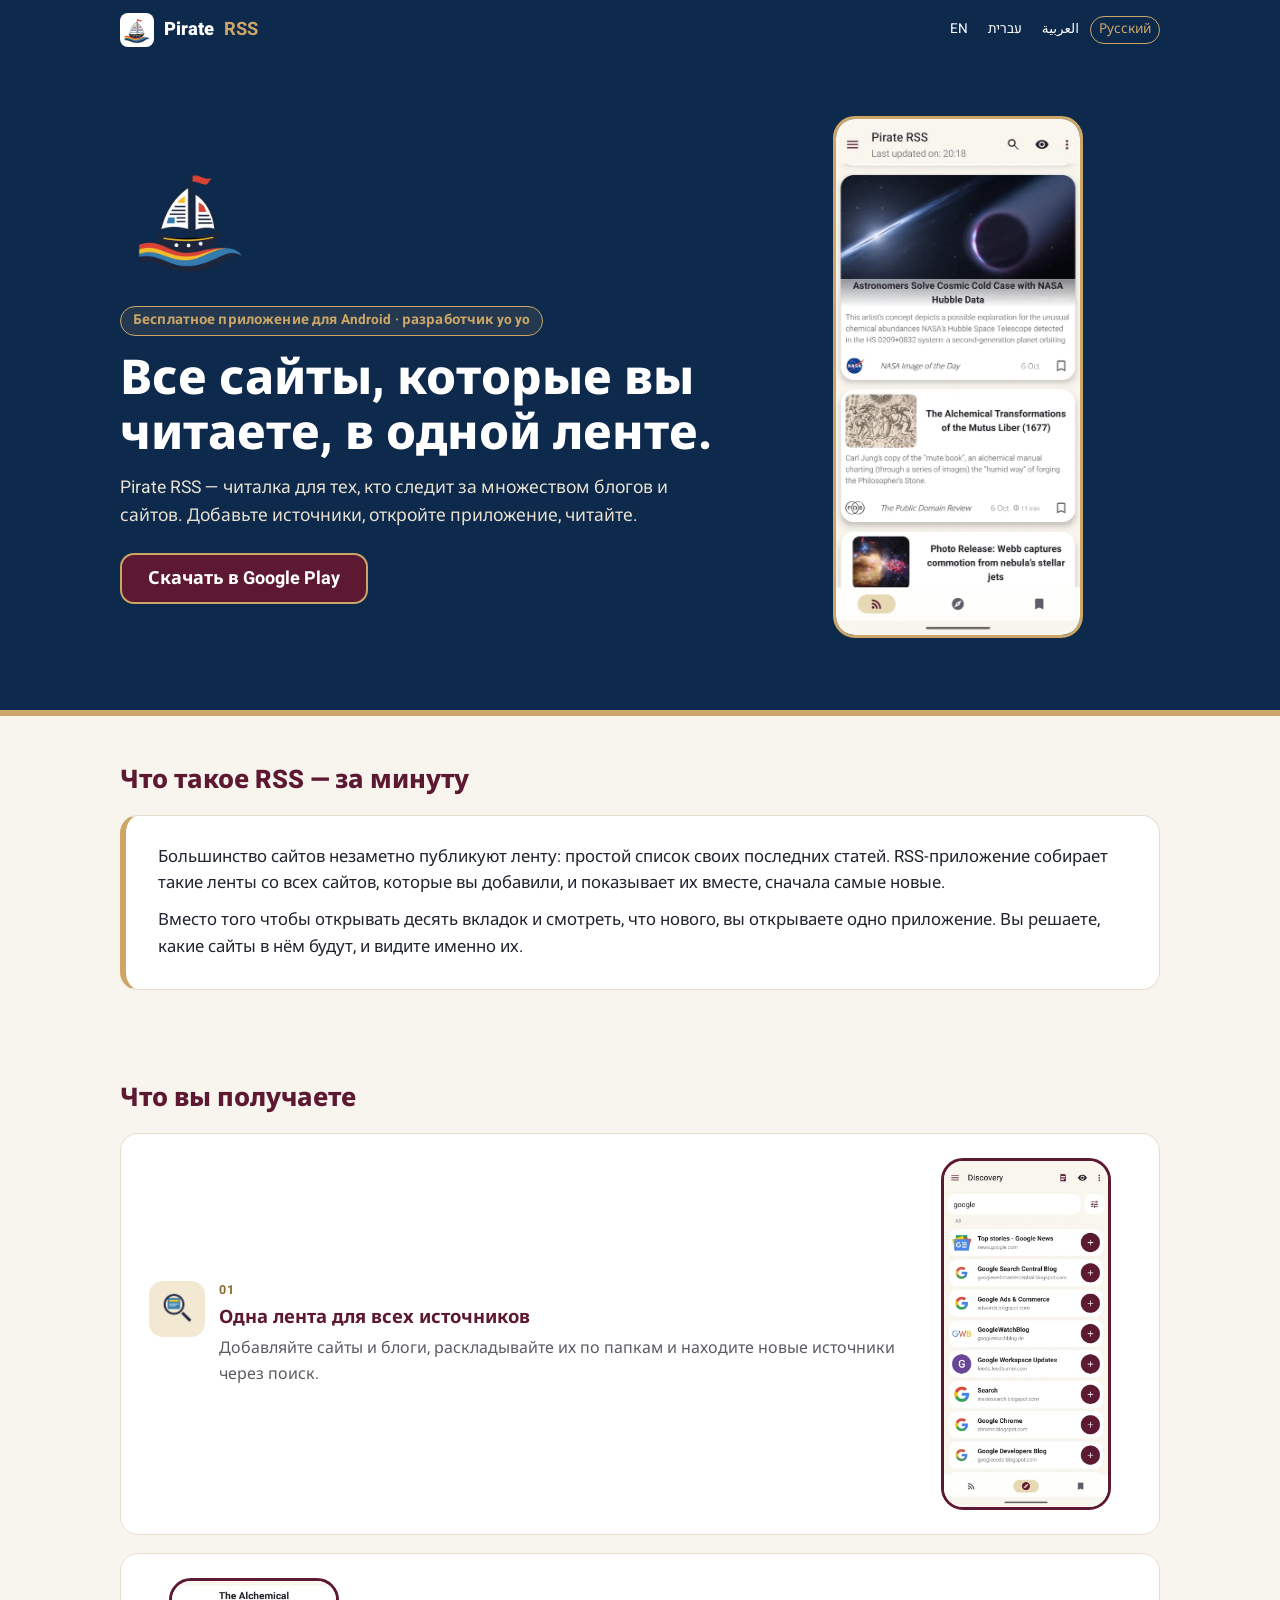
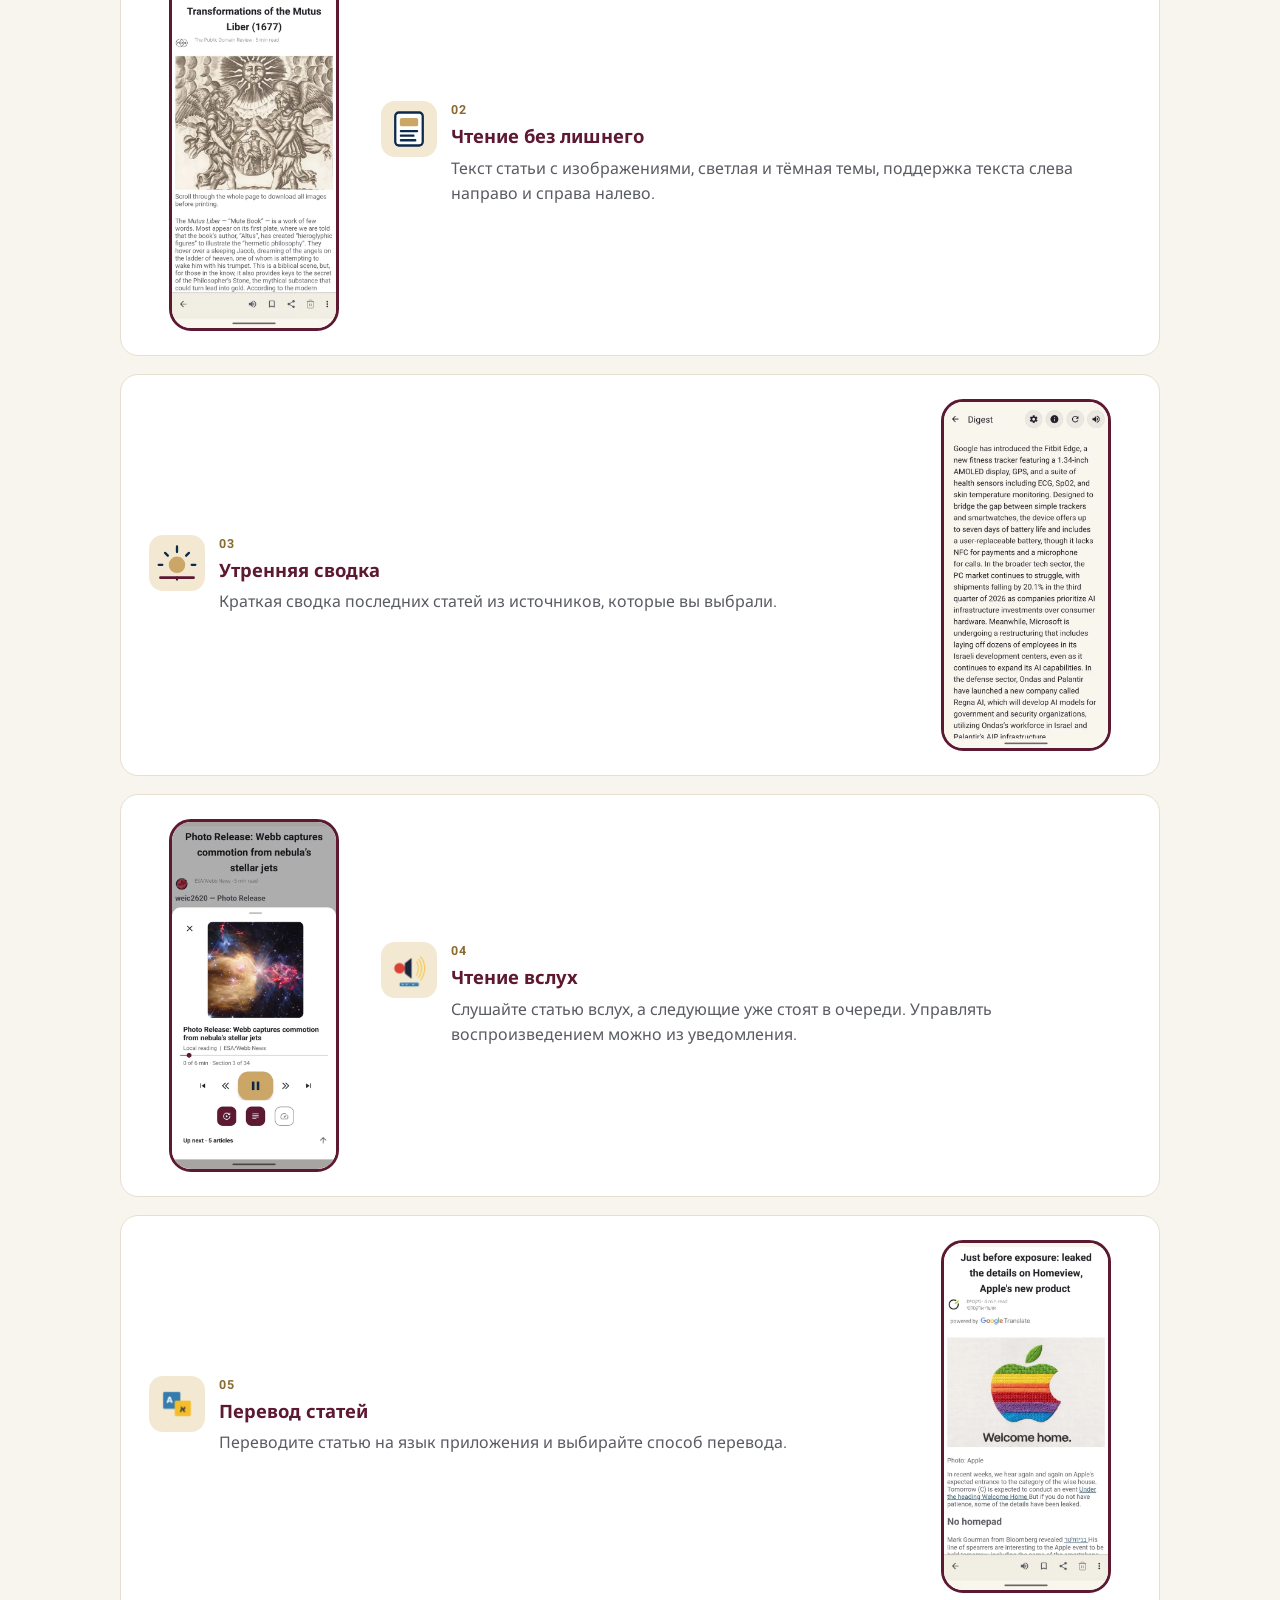
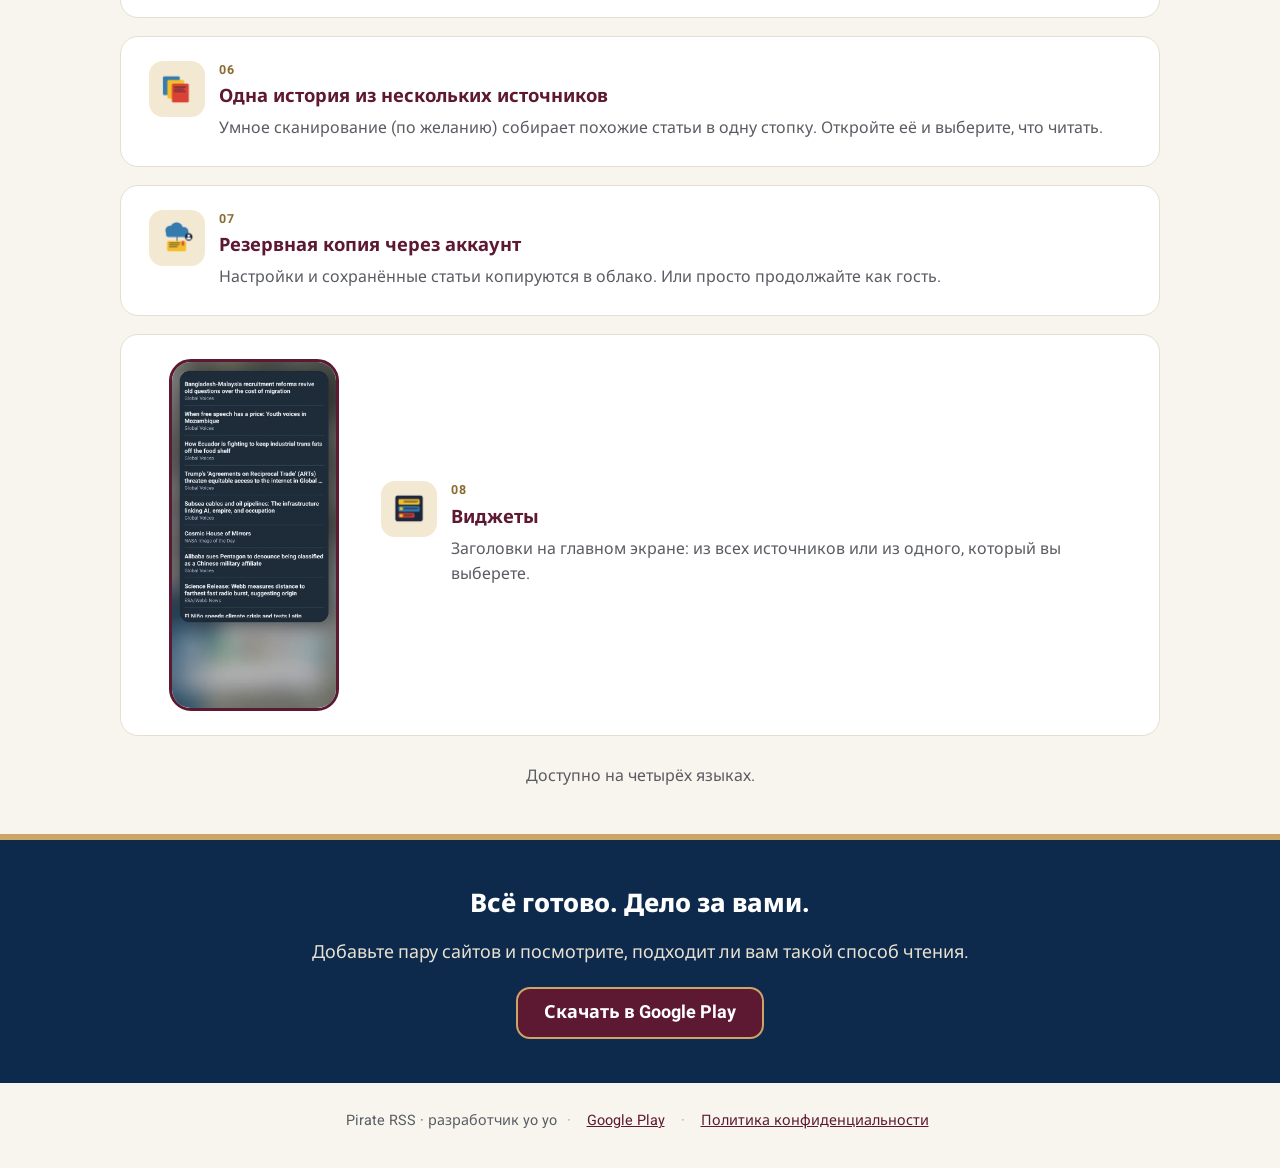
<file: open/ru/index.html>
<!doctype html>
<html lang="ru" dir="ltr">
<head>
<meta charset="utf-8">
<meta name="viewport" content="width=device-width,initial-scale=1">
<title>Pirate RSS — все сайты, которые вы читаете, в одной ленте</title>
<meta name="description" content="Pirate RSS — бесплатная читалка для Android, которая собирает сайты и блоги, которые вы читаете, в одну ленту. Читайте, слушайте, переводите.">
<link rel="canonical" href="https://yohaybn.github.io/open/ru/">
<link rel="alternate" hreflang="en" href="https://yohaybn.github.io/open/">
<link rel="alternate" hreflang="he" href="https://yohaybn.github.io/open/he/">
<link rel="alternate" hreflang="ar" href="https://yohaybn.github.io/open/ar/">
<link rel="alternate" hreflang="ru" href="https://yohaybn.github.io/open/ru/">
<link rel="alternate" hreflang="x-default" href="https://yohaybn.github.io/open/">
<link rel="icon" type="image/png" sizes="32x32" href="../img/favicon-32.png">
<link rel="icon" type="image/png" sizes="192x192" href="../img/favicon-192.png">
<link rel="apple-touch-icon" href="../img/apple-touch-icon.png">
<meta name="theme-color" content="#0D2A4C">
<meta property="og:type" content="website">
<meta property="og:site_name" content="Pirate RSS">
<meta property="og:title" content="Pirate RSS — все сайты, которые вы читаете, в одной ленте">
<meta property="og:description" content="Pirate RSS — бесплатная читалка для Android, которая собирает сайты и блоги, которые вы читаете, в одну ленту. Читайте, слушайте, переводите.">
<meta property="og:url" content="https://yohaybn.github.io/open/ru/">
<meta property="og:image" content="https://yohaybn.github.io/open/img/og-image.jpg">
<meta property="og:image:width" content="1200">
<meta property="og:image:height" content="630">
<meta property="og:image:alt" content="Pirate RSS">
<meta property="og:locale" content="ru_RU">
<meta property="og:locale:alternate" content="en_US">
<meta property="og:locale:alternate" content="he_IL">
<meta property="og:locale:alternate" content="ar_AR">
<meta name="twitter:card" content="summary_large_image">
<meta name="twitter:title" content="Pirate RSS — все сайты, которые вы читаете, в одной ленте">
<meta name="twitter:description" content="Pirate RSS — бесплатная читалка для Android, которая собирает сайты и блоги, которые вы читаете, в одну ленту. Читайте, слушайте, переводите.">
<meta name="twitter:image" content="https://yohaybn.github.io/open/img/og-image.jpg">
<link rel="preload" href="../fonts/noto-sans-cyrillic.woff2" as="font" type="font/woff2" crossorigin>
<link rel="stylesheet" href="../css/landing.css">
</head>
<body>
<a class="skip" href="#main">Перейти к содержимому</a>
<header class="top"><div class="wrap">
  <a class="brand" href="./" dir="ltr"><img src="../img/intro_1.png" alt="" width="34" height="34">Pirate <b>RSS</b></a>
  <nav class="langnav" aria-label="Язык"><a href="../?lang=en" lang="en" hreflang="en">EN</a><a href="../he/" lang="he" hreflang="he">עברית</a><a href="../ar/" lang="ar" hreflang="ar">العربية</a><a href="./" lang="ru" hreflang="ru" aria-current="page">Русский</a></nav>
</div></header>
<main id="main">
<section class="hero"><div class="wrap">
  <div>
    <img class="logo" src="../img/intro_1.png" width="140" height="140" alt="Pirate RSS">
    <div><span class="eyebrow">Бесплатное приложение для Android · разработчик <bdi>yo yo</bdi></span></div>
    <h1>Все сайты, которые вы читаете, в одной ленте.</h1>
    <p class="sub">Pirate RSS — читалка для тех, кто следит за множеством блогов и сайтов. Добавьте источники, откройте приложение, читайте.</p>
    <a class="btn play" href="https://play.google.com/store/apps/details?id=com.yoyo.rss">Скачать в Google Play</a>
  </div>
  <figure class="phone"><img src="../img/screens/en/feed.webp" width="540" height="1141" alt="Главный список статей" fetchpriority="high"></figure>
</div></section>
<section class="rss light"><div class="wrap">
  <h2>Что такое RSS — за минуту</h2>
  <div class="card"><p>Большинство сайтов незаметно публикуют ленту: простой список своих последних статей. RSS-приложение собирает такие ленты со всех сайтов, которые вы добавили, и показывает их вместе, сначала самые новые.</p><p>Вместо того чтобы открывать десять вкладок и смотреть, что нового, вы открываете одно приложение. Вы решаете, какие сайты в нём будут, и видите именно их.</p></div>
</div></section>
<section class="features light"><div class="wrap">
  <h2>Что вы получаете</h2>
  <div class="list"><article class="feat">
  <div class="txt"><div class="ico"><img src="../img/intro_3.png" alt="" width="44" height="44" loading="lazy"></div><div><div class="n">01</div><h3>Одна лента для всех источников</h3><p>Добавляйте сайты и блоги, раскладывайте их по папкам и находите новые источники через поиск.</p></div></div>
  <figure class="phone"><img src="../img/screens/add-site.webp" width="540" height="1141" alt="Добавление сайта или ленты" loading="lazy"></figure>
</article><article class="feat flip">
  <div class="txt"><div class="ico"><svg aria-hidden="true" focusable="false" viewBox="0 0 48 48" fill="none"><rect x="9" y="6" width="30" height="36" rx="4" fill="#fff" stroke="#0D2A4C" stroke-width="2.5"/><rect x="14" y="12" width="20" height="9" rx="2" fill="#CCA667"/><rect x="14" y="25" width="20" height="2.5" rx="1" fill="#0D2A4C"/><rect x="14" y="30" width="16" height="2.5" rx="1" fill="#0D2A4C"/><rect x="14" y="35" width="18" height="2.5" rx="1" fill="#0D2A4C"/></svg></div><div><div class="n">02</div><h3>Чтение без лишнего</h3><p>Текст статьи с изображениями, светлая и тёмная темы, поддержка текста слева направо и справа налево.</p></div></div>
  <figure class="phone"><img src="../img/screens/en/article.webp" width="540" height="1141" alt="Открытая статья" loading="lazy"></figure>
</article><article class="feat">
  <div class="txt"><div class="ico"><svg aria-hidden="true" focusable="false" viewBox="0 0 48 48" fill="none"><circle cx="24" cy="26" r="9" fill="#CCA667"/><path d="M24 6v6M24 40v2M8 26H4M44 26h-4M11 13l3 3M37 13l-3 3" stroke="#0D2A4C" stroke-width="2.5" stroke-linecap="round"/><path d="M6 40h36" stroke="#5D1832" stroke-width="3" stroke-linecap="round"/></svg></div><div><div class="n">03</div><h3>Утренняя сводка</h3><p>Краткая сводка последних статей из источников, которые вы выбрали.</p></div></div>
  <figure class="phone"><img src="../img/screens/en/digest.webp" width="540" height="1141" alt="Утренняя сводка" loading="lazy"></figure>
</article><article class="feat flip">
  <div class="txt"><div class="ico"><img src="../img/intro_6.png" alt="" width="44" height="44" loading="lazy"></div><div><div class="n">04</div><h3>Чтение вслух</h3><p>Слушайте статью вслух, а следующие уже стоят в очереди. Управлять воспроизведением можно из уведомления.</p></div></div>
  <figure class="phone"><img src="../img/screens/en/player.webp" width="540" height="1141" alt="Уведомление о воспроизведении" loading="lazy"></figure>
</article><article class="feat">
  <div class="txt"><div class="ico"><img src="../img/intro_5.png" alt="" width="44" height="44" loading="lazy"></div><div><div class="n">05</div><h3>Перевод статей</h3><p>Переводите статью на язык приложения и выбирайте способ перевода.</p></div></div>
  <figure class="phone"><img src="../img/screens/translated.webp" width="540" height="1141" alt="Переведённая статья" loading="lazy"></figure>
</article><article class="feat noimg">
  <div class="txt"><div class="ico"><img src="../img/intro_4.png" alt="" width="44" height="44" loading="lazy"></div><div><div class="n">06</div><h3>Одна история из нескольких источников</h3><p>Умное сканирование (по желанию) собирает похожие статьи в одну стопку. Откройте её и выберите, что читать.</p></div></div>
</article><article class="feat noimg">
  <div class="txt"><div class="ico"><img src="../img/intro_7.png" alt="" width="44" height="44" loading="lazy"></div><div><div class="n">07</div><h3>Резервная копия через аккаунт</h3><p>Настройки и сохранённые статьи копируются в облако. Или просто продолжайте как гость.</p></div></div>
</article><article class="feat flip">
  <div class="txt"><div class="ico"><img src="../img/intro_8.png" alt="" width="44" height="44" loading="lazy"></div><div><div class="n">08</div><h3>Виджеты</h3><p>Заголовки на главном экране: из всех источников или из одного, который вы выберете.</p></div></div>
  <figure class="phone"><img src="../img/screens/en/widget.webp" width="540" height="1141" alt="Виджет на главном экране" loading="lazy"></figure>
</article></div>
  <p class="langs">Доступно на четырёх языках.</p>
</div></section>
<section class="cta2"><div class="wrap">
  <h2>Всё готово. Дело за вами.</h2>
  <p>Добавьте пару сайтов и посмотрите, подходит ли вам такой способ чтения.</p>
  <a class="btn play" href="https://play.google.com/store/apps/details?id=com.yoyo.rss">Скачать в Google Play</a>
</div></section>
</main>
<footer><div class="wrap"><span><bdi>Pirate RSS</bdi> · разработчик <bdi>yo yo</bdi></span><span class="sep">·</span><a href="https://play.google.com/store/apps/details?id=com.yoyo.rss">Google Play</a><span class="sep">·</span><a href="../privacy/">Политика конфиденциальности</a></div></footer>
</body>
</html>
</file>
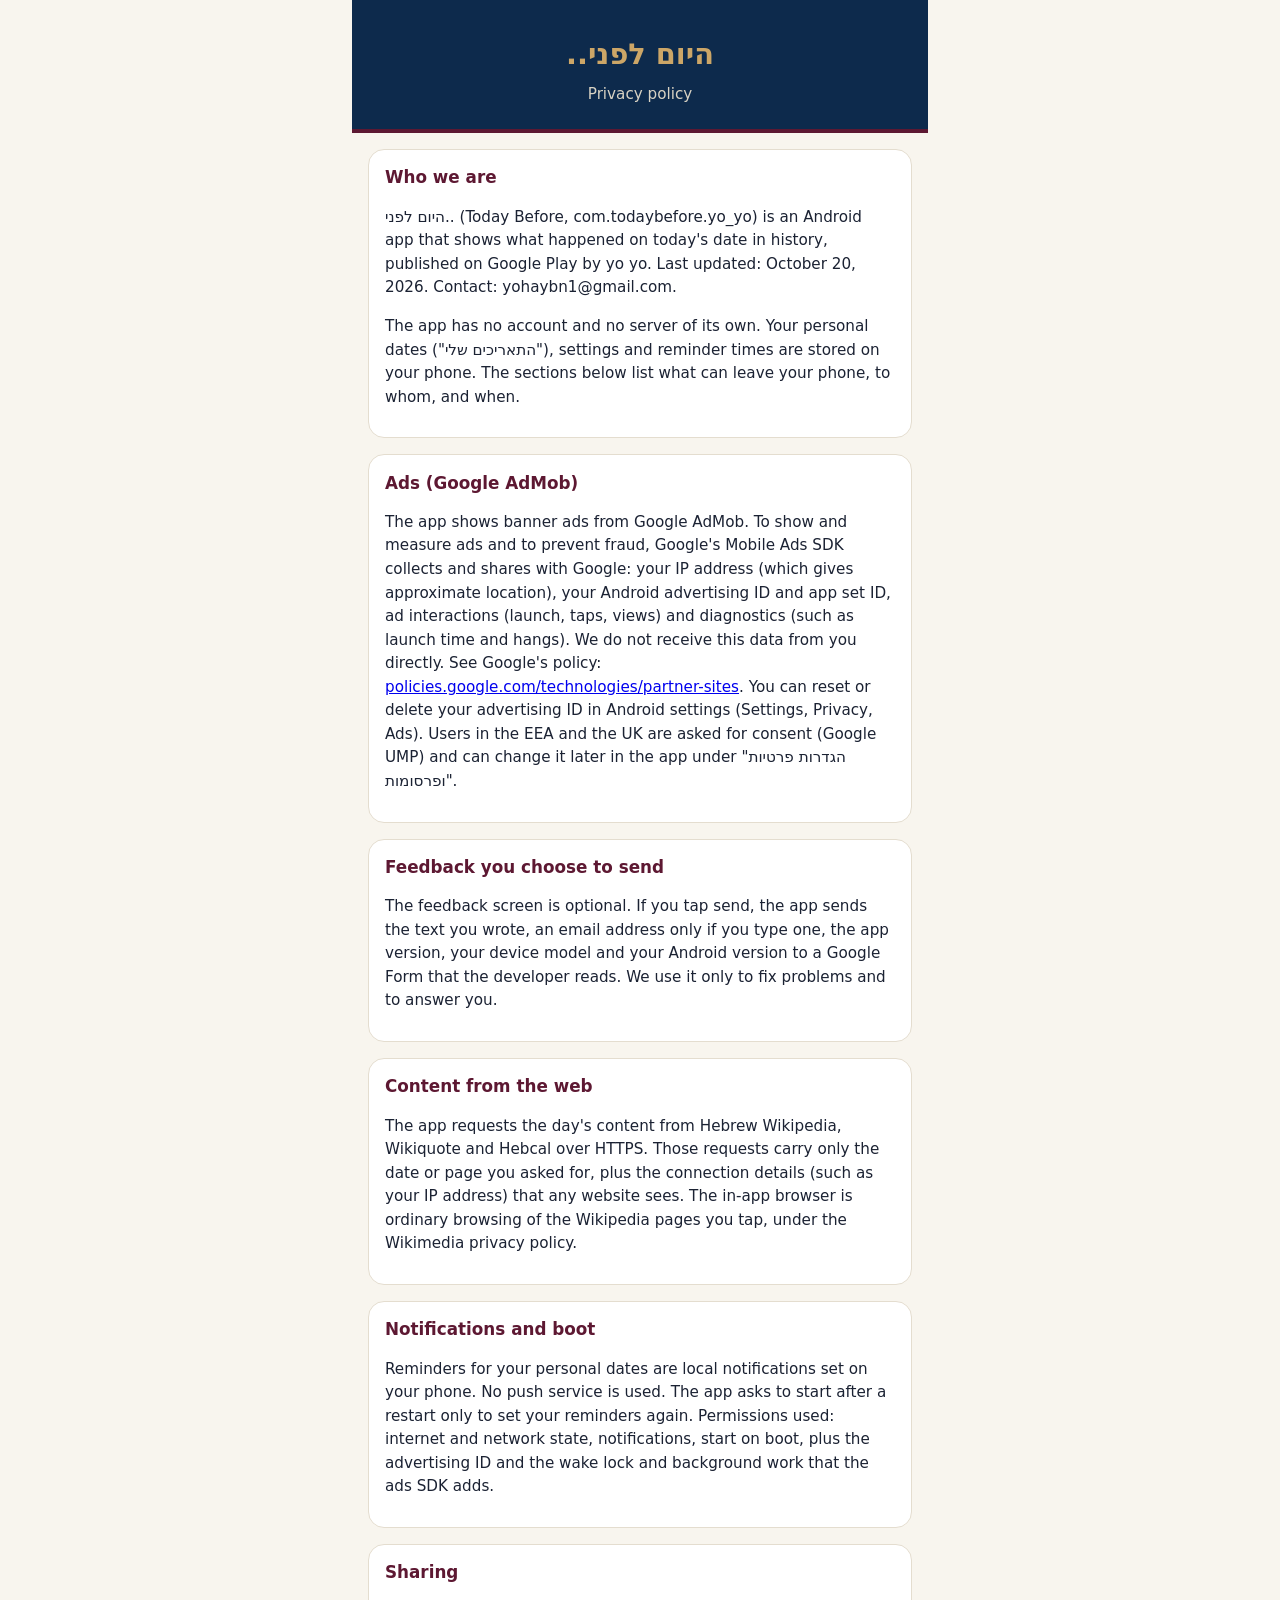
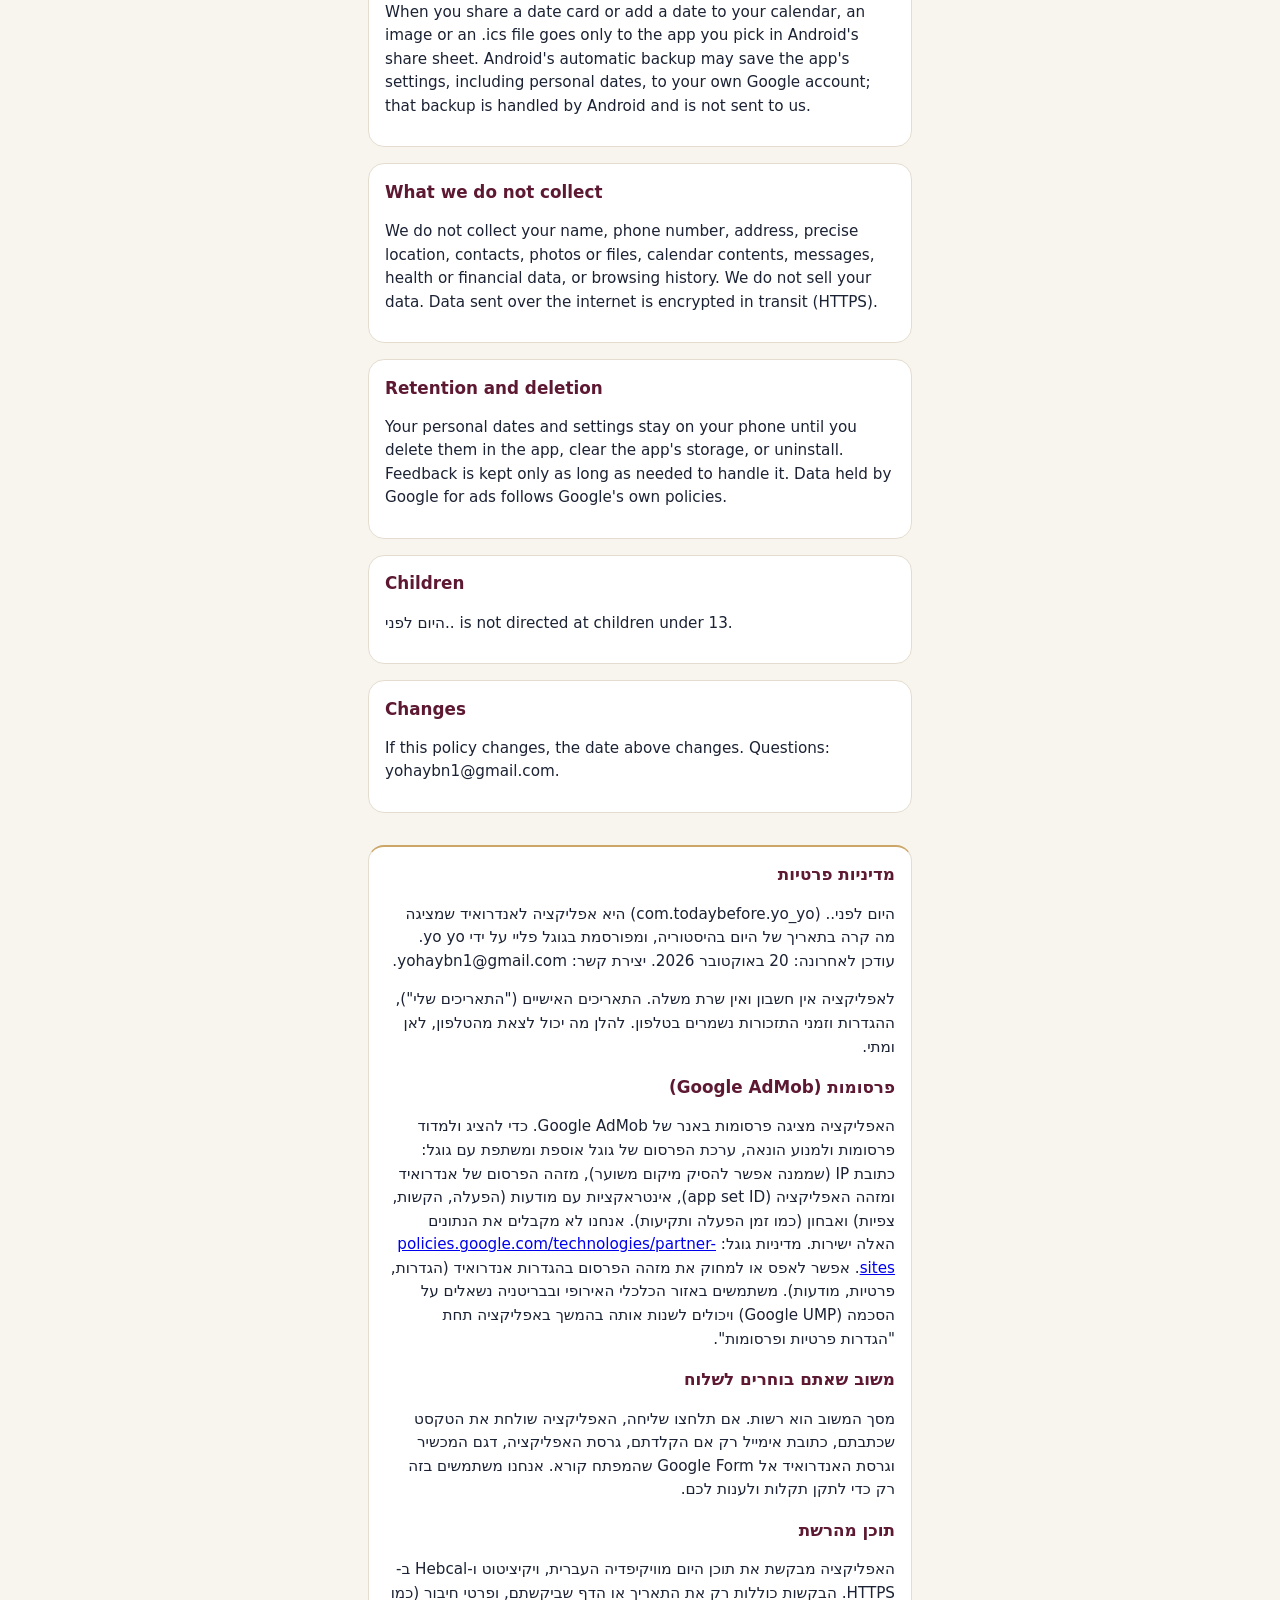
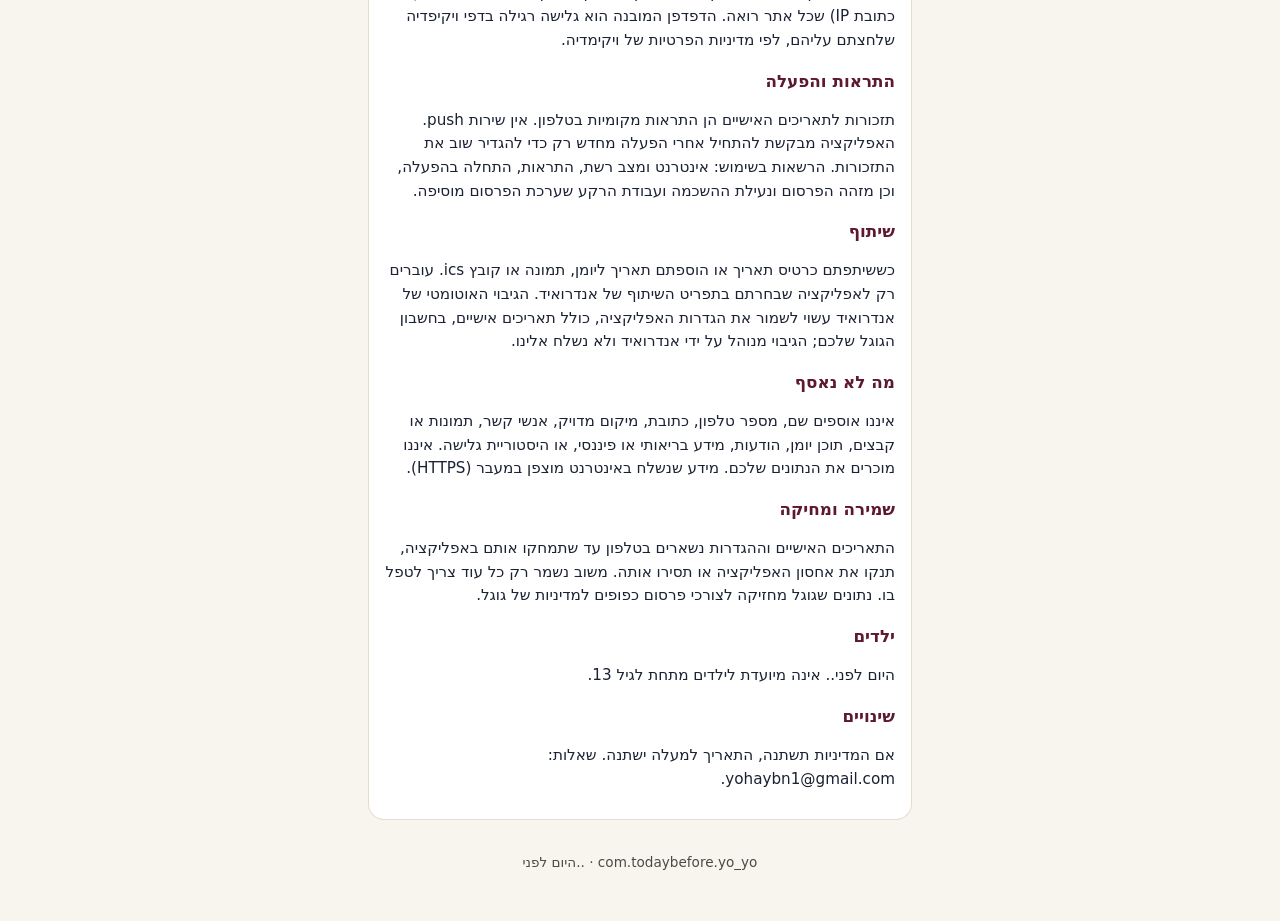
<file: todaybefore/privacy/index.html>
<!doctype html>
<html lang="en" dir="ltr"><head><meta charset="utf-8"><meta name="viewport" content="width=device-width,initial-scale=1"><title>Privacy policy - היום לפני..</title>
<style>
:root{--bg:#F8F5EE;--ink:#1B2233;--navy:#0D2A4C;--burg:#5D1832;--gold:#CCA667;--card:#fff;--line:#E4DDCF;--mute:#4A4A44}
@media(prefers-color-scheme:dark){:root{--bg:#0D2A4C;--ink:#F3EEE2;--card:#14355C;--line:#24477A;--mute:#C9C2B2}}
*{box-sizing:border-box}body{margin:0;background:var(--bg);color:var(--ink);font-family:system-ui,-apple-system,"Segoe UI",Roboto,sans-serif;line-height:1.55}
main{max-width:36rem;margin:0 auto;padding:0 1rem 3rem}
header{background:var(--navy);margin:0 -1rem;padding:2rem 1.2rem 1.4rem;text-align:center;border-bottom:4px solid var(--burg)}
h1{font-size:1.8rem;margin:0;color:var(--gold)}header p{margin:.4rem 0 0;color:#D9D3C4}
section{background:var(--card);border:1px solid var(--line);border-radius:1rem;padding:.8rem 1rem;margin:1rem 0}
section h2{font-size:1.05rem;margin:.1rem 0 .4rem;color:var(--burg)}
@media(prefers-color-scheme:dark){section h2{color:var(--gold)}}
li,p{font-size:.95rem}ul,ol{padding-inline-start:1.3rem;margin:.3rem 0}
.he{border-top:2px solid var(--gold);margin-top:2rem}
footer{text-align:center;font-size:.85rem;color:var(--mute);margin-top:2rem}footer a{color:inherit}
</style></head><body><main>
<header><h1 lang="he" dir="rtl">היום לפני..</h1><p>Privacy policy</p></header>
<section><h2>Who we are</h2><p>היום לפני.. (Today Before, com.todaybefore.yo_yo) is an Android app that shows what happened on today's date in history, published on Google Play by yo yo. Last updated: October 20, 2026. Contact: yohaybn1@gmail.com.</p>
<p>The app has no account and no server of its own. Your personal dates ("התאריכים שלי"), settings and reminder times are stored on your phone. The sections below list what can leave your phone, to whom, and when.</p></section>
<section><h2>Ads (Google AdMob)</h2><p>The app shows banner ads from Google AdMob. To show and measure ads and to prevent fraud, Google's Mobile Ads SDK collects and shares with Google: your IP address (which gives approximate location), your Android advertising ID and app set ID, ad interactions (launch, taps, views) and diagnostics (such as launch time and hangs). We do not receive this data from you directly. See Google's policy: <a href="https://policies.google.com/technologies/partner-sites">policies.google.com/technologies/partner-sites</a>. You can reset or delete your advertising ID in Android settings (Settings, Privacy, Ads). Users in the EEA and the UK are asked for consent (Google UMP) and can change it later in the app under "הגדרות פרטיות ופרסומות".</p></section>
<section><h2>Feedback you choose to send</h2><p>The feedback screen is optional. If you tap send, the app sends the text you wrote, an email address only if you type one, the app version, your device model and your Android version to a Google Form that the developer reads. We use it only to fix problems and to answer you.</p></section>
<section><h2>Content from the web</h2><p>The app requests the day's content from Hebrew Wikipedia, Wikiquote and Hebcal over HTTPS. Those requests carry only the date or page you asked for, plus the connection details (such as your IP address) that any website sees. The in-app browser is ordinary browsing of the Wikipedia pages you tap, under the Wikimedia privacy policy.</p></section>
<section><h2>Notifications and boot</h2><p>Reminders for your personal dates are local notifications set on your phone. No push service is used. The app asks to start after a restart only to set your reminders again. Permissions used: internet and network state, notifications, start on boot, plus the advertising ID and the wake lock and background work that the ads SDK adds.</p></section>
<section><h2>Sharing</h2><p>When you share a date card or add a date to your calendar, an image or an .ics file goes only to the app you pick in Android's share sheet. Android's automatic backup may save the app's settings, including personal dates, to your own Google account; that backup is handled by Android and is not sent to us.</p></section>
<section><h2>What we do not collect</h2><p>We do not collect your name, phone number, address, precise location, contacts, photos or files, calendar contents, messages, health or financial data, or browsing history. We do not sell your data. Data sent over the internet is encrypted in transit (HTTPS).</p></section>
<section><h2>Retention and deletion</h2><p>Your personal dates and settings stay on your phone until you delete them in the app, clear the app's storage, or uninstall. Feedback is kept only as long as needed to handle it. Data held by Google for ads follows Google's own policies.</p></section>
<section><h2>Children</h2><p>היום לפני.. is not directed at children under 13.</p></section>
<section><h2>Changes</h2><p>If this policy changes, the date above changes. Questions: yohaybn1@gmail.com.</p></section>
<section class="he" dir="rtl" lang="he"><h2>מדיניות פרטיות</h2>
<p>היום לפני.. (com.todaybefore.yo_yo) היא אפליקציה לאנדרואיד שמציגה מה קרה בתאריך של היום בהיסטוריה, ומפורסמת בגוגל פליי על ידי yo yo. עודכן לאחרונה: 20 באוקטובר 2026. יצירת קשר: yohaybn1@gmail.com.</p>
<p>לאפליקציה אין חשבון ואין שרת משלה. התאריכים האישיים ("התאריכים שלי"), ההגדרות וזמני התזכורות נשמרים בטלפון. להלן מה יכול לצאת מהטלפון, לאן ומתי.</p>
<h2>פרסומות (Google AdMob)</h2><p>האפליקציה מציגה פרסומות באנר של Google AdMob. כדי להציג ולמדוד פרסומות ולמנוע הונאה, ערכת הפרסום של גוגל אוספת ומשתפת עם גוגל: כתובת IP (שממנה אפשר להסיק מיקום משוער), מזהה הפרסום של אנדרואיד ומזהה האפליקציה (app set ID), אינטראקציות עם מודעות (הפעלה, הקשות, צפיות) ואבחון (כמו זמן הפעלה ותקיעות). אנחנו לא מקבלים את הנתונים האלה ישירות. מדיניות גוגל: <a href="https://policies.google.com/technologies/partner-sites">policies.google.com/technologies/partner-sites</a>. אפשר לאפס או למחוק את מזהה הפרסום בהגדרות אנדרואיד (הגדרות, פרטיות, מודעות). משתמשים באזור הכלכלי האירופי ובבריטניה נשאלים על הסכמה (Google UMP) ויכולים לשנות אותה בהמשך באפליקציה תחת "הגדרות פרטיות ופרסומות".</p>
<h2>משוב שאתם בוחרים לשלוח</h2><p>מסך המשוב הוא רשות. אם תלחצו שליחה, האפליקציה שולחת את הטקסט שכתבתם, כתובת אימייל רק אם הקלדתם, גרסת האפליקציה, דגם המכשיר וגרסת האנדרואיד אל Google Form שהמפתח קורא. אנחנו משתמשים בזה רק כדי לתקן תקלות ולענות לכם.</p>
<h2>תוכן מהרשת</h2><p>האפליקציה מבקשת את תוכן היום מוויקיפדיה העברית, ויקיציטוט ו-Hebcal ב-HTTPS. הבקשות כוללות רק את התאריך או הדף שביקשתם, ופרטי חיבור (כמו כתובת IP) שכל אתר רואה. הדפדפן המובנה הוא גלישה רגילה בדפי ויקיפדיה שלחצתם עליהם, לפי מדיניות הפרטיות של ויקימדיה.</p>
<h2>התראות והפעלה</h2><p>תזכורות לתאריכים האישיים הן התראות מקומיות בטלפון. אין שירות push. האפליקציה מבקשת להתחיל אחרי הפעלה מחדש רק כדי להגדיר שוב את התזכורות. הרשאות בשימוש: אינטרנט ומצב רשת, התראות, התחלה בהפעלה, וכן מזהה הפרסום ונעילת ההשכמה ועבודת הרקע שערכת הפרסום מוסיפה.</p>
<h2>שיתוף</h2><p>כששיתפתם כרטיס תאריך או הוספתם תאריך ליומן, תמונה או קובץ ‎.ics עוברים רק לאפליקציה שבחרתם בתפריט השיתוף של אנדרואיד. הגיבוי האוטומטי של אנדרואיד עשוי לשמור את הגדרות האפליקציה, כולל תאריכים אישיים, בחשבון הגוגל שלכם; הגיבוי מנוהל על ידי אנדרואיד ולא נשלח אלינו.</p>
<h2>מה לא נאסף</h2><p>איננו אוספים שם, מספר טלפון, כתובת, מיקום מדויק, אנשי קשר, תמונות או קבצים, תוכן יומן, הודעות, מידע בריאותי או פיננסי, או היסטוריית גלישה. איננו מוכרים את הנתונים שלכם. מידע שנשלח באינטרנט מוצפן במעבר (HTTPS).</p>
<h2>שמירה ומחיקה</h2><p>התאריכים האישיים וההגדרות נשארים בטלפון עד שתמחקו אותם באפליקציה, תנקו את אחסון האפליקציה או תסירו אותה. משוב נשמר רק כל עוד צריך לטפל בו. נתונים שגוגל מחזיקה לצורכי פרסום כפופים למדיניות של גוגל.</p>
<h2>ילדים</h2><p>היום לפני.. אינה מיועדת לילדים מתחת לגיל 13.</p>
<h2>שינויים</h2><p>אם המדיניות תשתנה, התאריך למעלה ישתנה. שאלות: yohaybn1@gmail.com.</p></section>
<footer>היום לפני.. · com.todaybefore.yo_yo</footer>
</main></body></html>
</file>
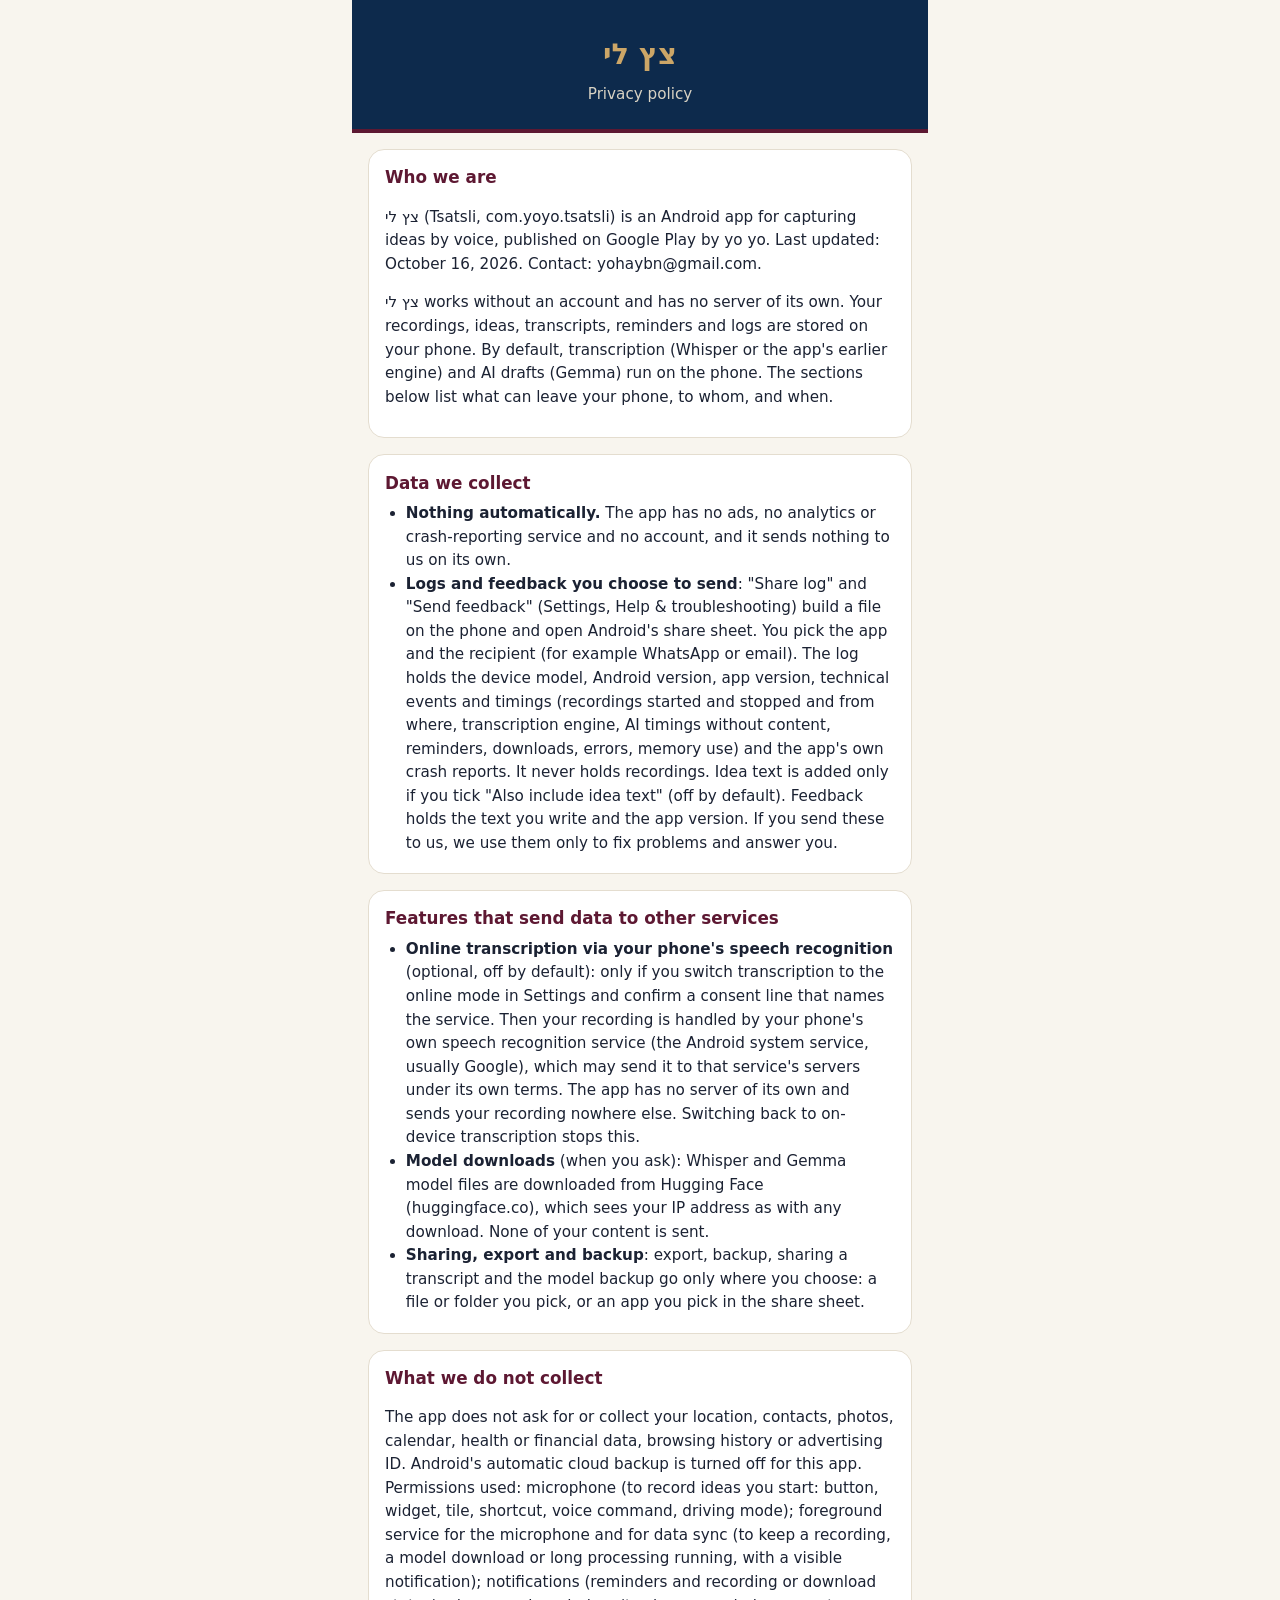
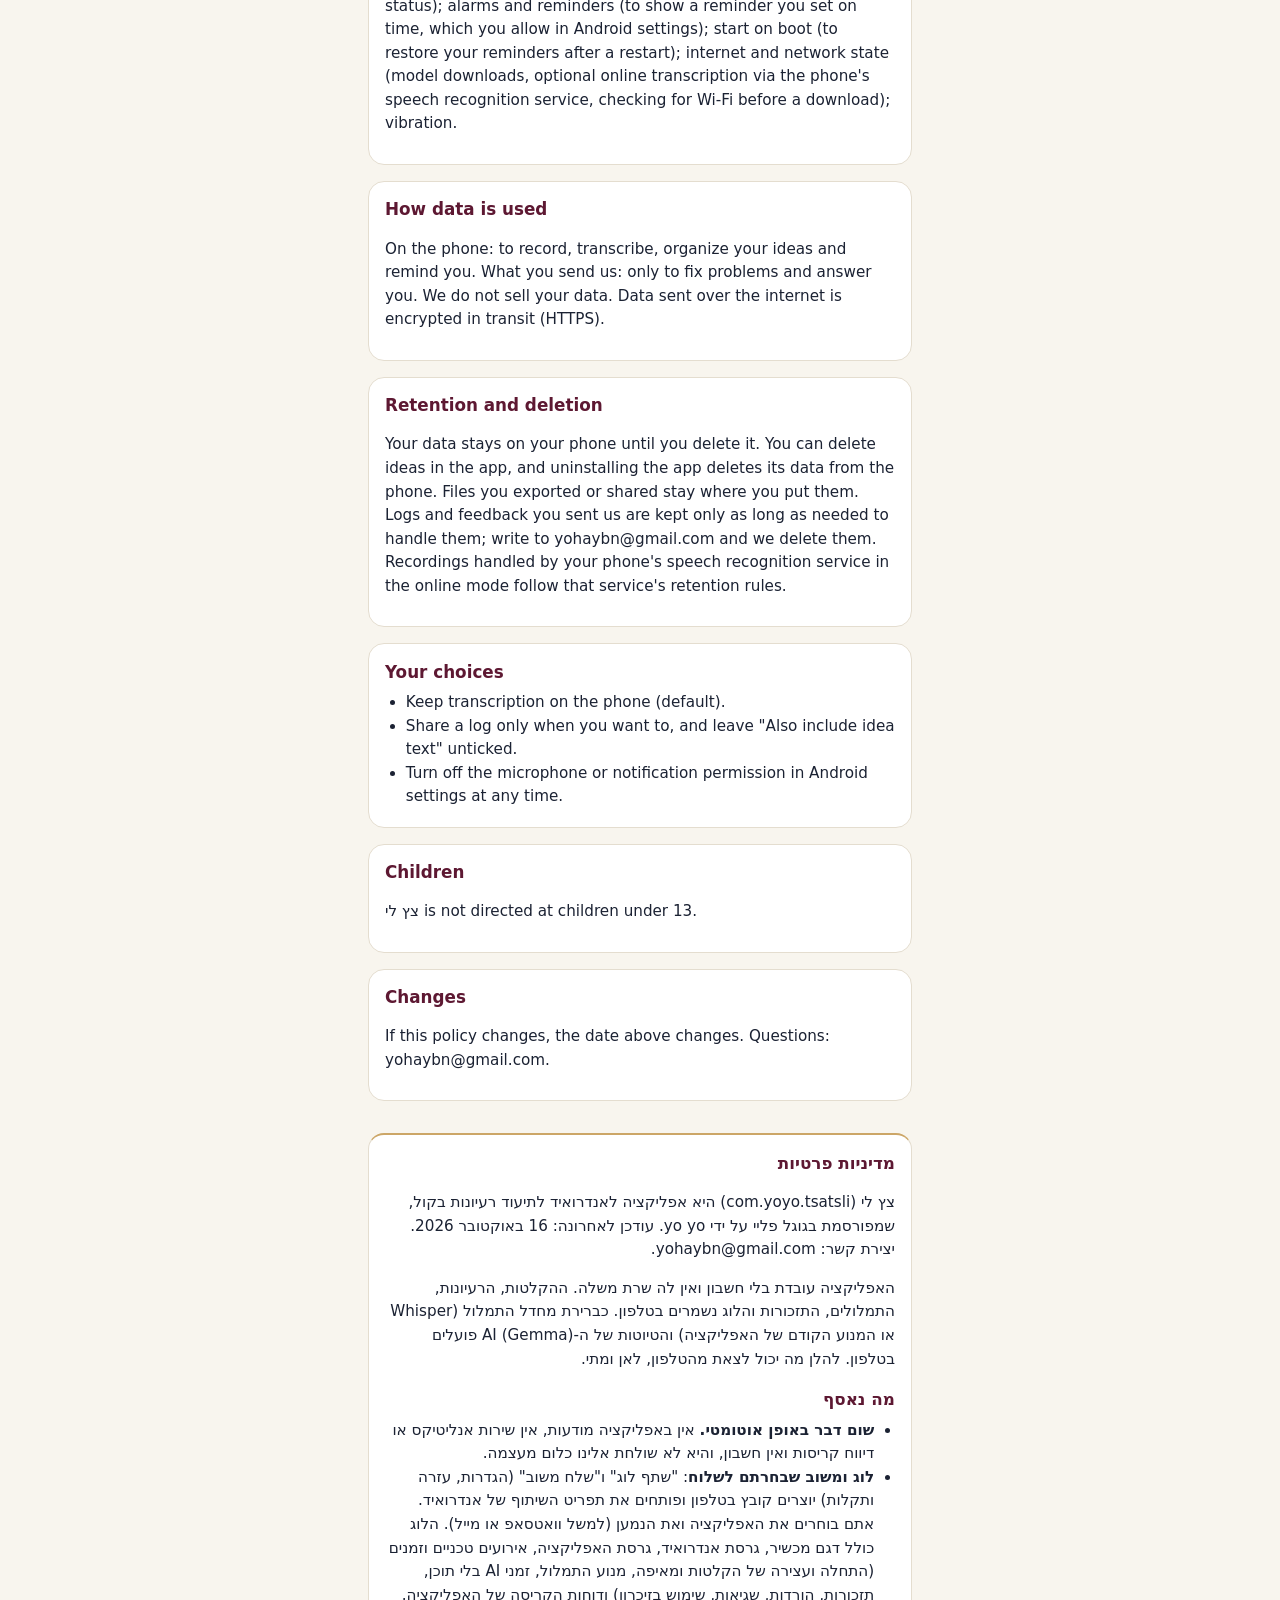
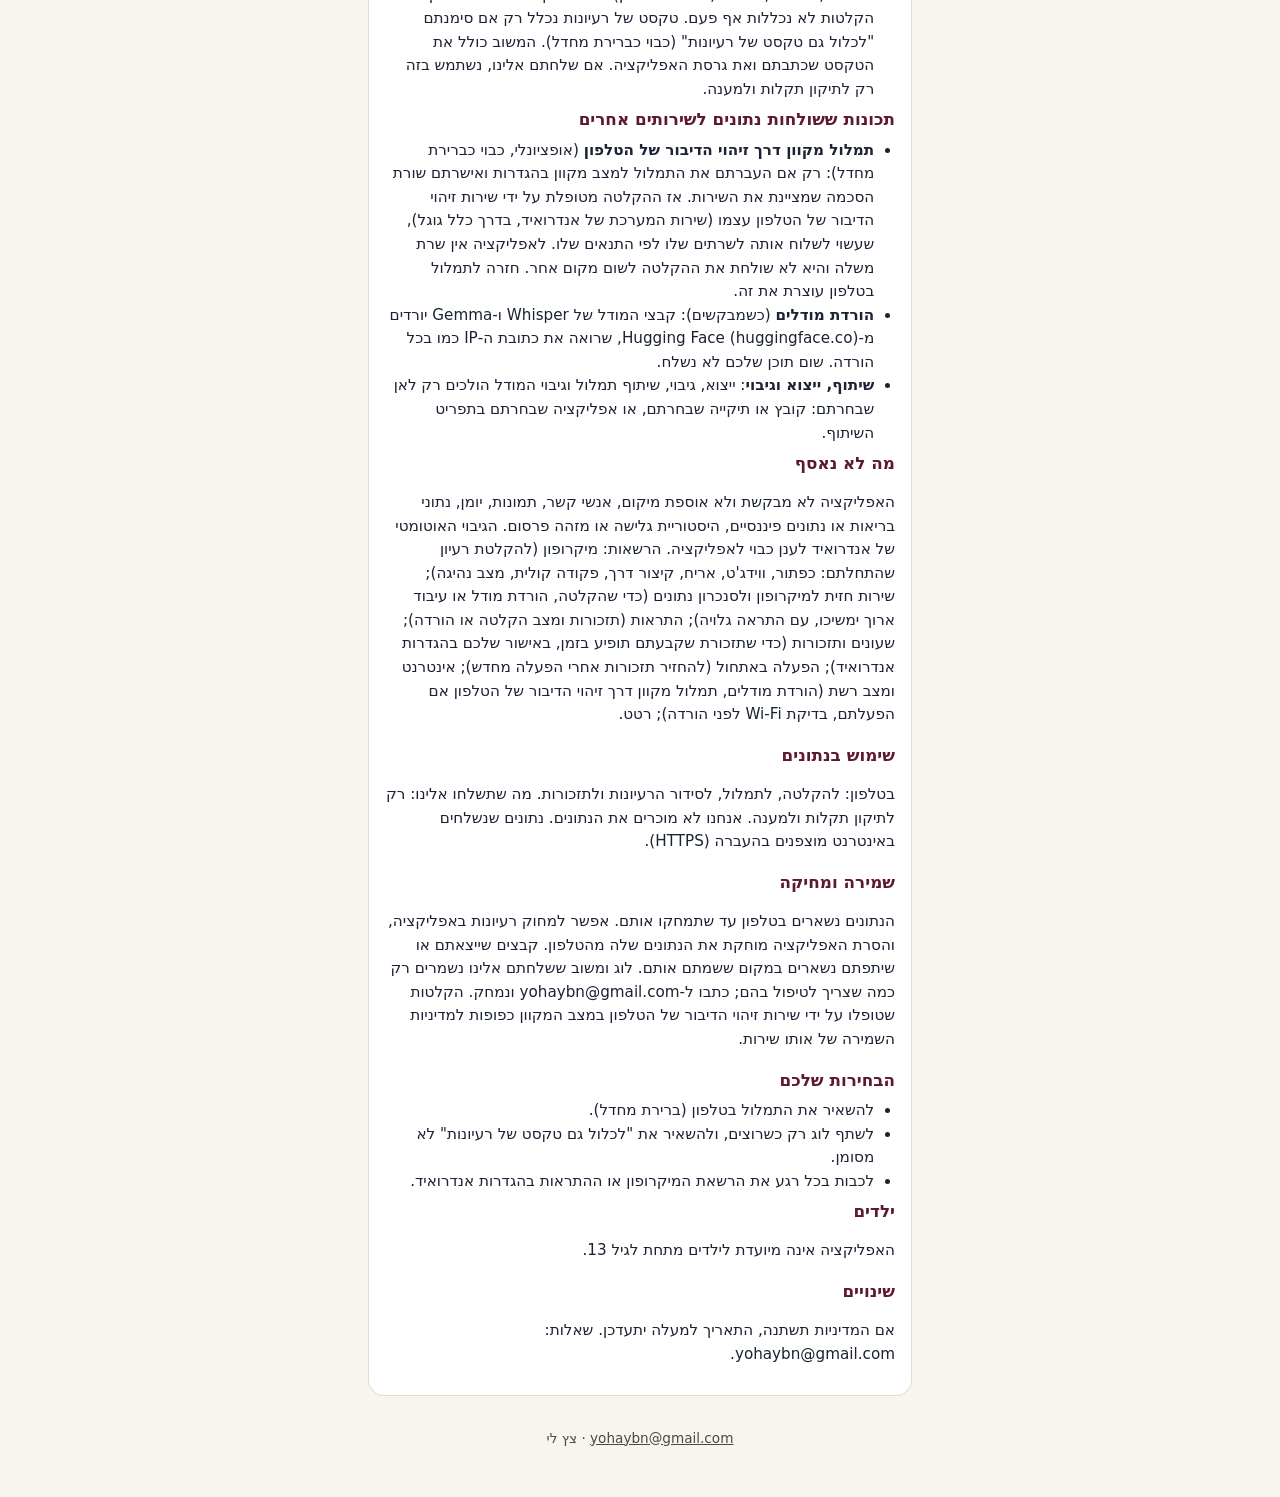
<file: tsatsli/privacy/index.html>
<!doctype html>
<html lang="en" dir="ltr"><head><meta charset="utf-8"><meta name="viewport" content="width=device-width,initial-scale=1"><title>Privacy policy - צץ לי</title>
<link rel="icon" type="image/png" sizes="32x32" href="[data-uri]"><link rel="apple-touch-icon" href="[data-uri]">
<style>
:root{--bg:#F8F5EE;--ink:#1B2233;--navy:#0D2A4C;--burg:#5D1832;--gold:#CCA667;--card:#fff;--line:#E4DDCF;--mute:#4A4A44}
@media(prefers-color-scheme:dark){:root{--bg:#0D2A4C;--ink:#F3EEE2;--card:#14355C;--line:#24477A;--mute:#C9C2B2}}
*{box-sizing:border-box}body{margin:0;background:var(--bg);color:var(--ink);font-family:system-ui,-apple-system,"Segoe UI",Roboto,sans-serif;line-height:1.55}
main{max-width:36rem;margin:0 auto;padding:0 1rem 3rem}
header{background:var(--navy);margin:0 -1rem;padding:2rem 1.2rem 1.4rem;text-align:center;border-bottom:4px solid var(--burg)}
h1{font-size:1.8rem;margin:0;color:var(--gold)}header p{margin:.4rem 0 0;color:#D9D3C4}
section{background:var(--card);border:1px solid var(--line);border-radius:1rem;padding:.8rem 1rem;margin:1rem 0}
section h2{font-size:1.05rem;margin:.1rem 0 .4rem;color:var(--burg)}
@media(prefers-color-scheme:dark){section h2{color:var(--gold)}}
li,p{font-size:.95rem}ul,ol{padding-inline-start:1.3rem;margin:.3rem 0}
.he{border-top:2px solid var(--gold);margin-top:2rem}
footer{text-align:center;font-size:.85rem;color:var(--mute);margin-top:2rem}footer a{color:inherit}
</style></head><body><main>
<header><h1 lang="he" dir="rtl">צץ לי</h1><p>Privacy policy</p></header>
<section><h2>Who we are</h2><p>צץ לי (Tsatsli, com.yoyo.tsatsli) is an Android app for capturing ideas by voice, published on Google Play by yo yo. Last updated: October 16, 2026. Contact: yohaybn@gmail.com.</p>
<p>צץ לי works without an account and has no server of its own. Your recordings, ideas, transcripts, reminders and logs are stored on your phone. By default, transcription (Whisper or the app's earlier engine) and AI drafts (Gemma) run on the phone. The sections below list what can leave your phone, to whom, and when.</p></section>
<section><h2>Data we collect</h2><ul>
<li><strong>Nothing automatically.</strong> The app has no ads, no analytics or crash-reporting service and no account, and it sends nothing to us on its own.</li>
<li><strong>Logs and feedback you choose to send</strong>: "Share log" and "Send feedback" (Settings, Help &amp; troubleshooting) build a file on the phone and open Android's share sheet. You pick the app and the recipient (for example WhatsApp or email). The log holds the device model, Android version, app version, technical events and timings (recordings started and stopped and from where, transcription engine, AI timings without content, reminders, downloads, errors, memory use) and the app's own crash reports. It never holds recordings. Idea text is added only if you tick "Also include idea text" (off by default). Feedback holds the text you write and the app version. If you send these to us, we use them only to fix problems and answer you.</li></ul></section>
<section><h2>Features that send data to other services</h2><ul>
<li><strong>Online transcription via your phone's speech recognition</strong> (optional, off by default): only if you switch transcription to the online mode in Settings and confirm a consent line that names the service. Then your recording is handled by your phone's own speech recognition service (the Android system service, usually Google), which may send it to that service's servers under its own terms. The app has no server of its own and sends your recording nowhere else. Switching back to on-device transcription stops this.</li>
<li><strong>Model downloads</strong> (when you ask): Whisper and Gemma model files are downloaded from Hugging Face (huggingface.co), which sees your IP address as with any download. None of your content is sent.</li>
<li><strong>Sharing, export and backup</strong>: export, backup, sharing a transcript and the model backup go only where you choose: a file or folder you pick, or an app you pick in the share sheet.</li></ul></section>
<section><h2>What we do not collect</h2><p>The app does not ask for or collect your location, contacts, photos, calendar, health or financial data, browsing history or advertising ID. Android's automatic cloud backup is turned off for this app. Permissions used: microphone (to record ideas you start: button, widget, tile, shortcut, voice command, driving mode); foreground service for the microphone and for data sync (to keep a recording, a model download or long processing running, with a visible notification); notifications (reminders and recording or download status); alarms and reminders (to show a reminder you set on time, which you allow in Android settings); start on boot (to restore your reminders after a restart); internet and network state (model downloads, optional online transcription via the phone's speech recognition service, checking for Wi-Fi before a download); vibration.</p></section>
<section><h2>How data is used</h2><p>On the phone: to record, transcribe, organize your ideas and remind you. What you send us: only to fix problems and answer you. We do not sell your data. Data sent over the internet is encrypted in transit (HTTPS).</p></section>
<section><h2>Retention and deletion</h2><p>Your data stays on your phone until you delete it. You can delete ideas in the app, and uninstalling the app deletes its data from the phone. Files you exported or shared stay where you put them. Logs and feedback you sent us are kept only as long as needed to handle them; write to yohaybn@gmail.com and we delete them. Recordings handled by your phone's speech recognition service in the online mode follow that service's retention rules.</p></section>
<section><h2>Your choices</h2><ul><li>Keep transcription on the phone (default).</li><li>Share a log only when you want to, and leave "Also include idea text" unticked.</li><li>Turn off the microphone or notification permission in Android settings at any time.</li></ul></section>
<section><h2>Children</h2><p>צץ לי is not directed at children under 13.</p></section>
<section><h2>Changes</h2><p>If this policy changes, the date above changes. Questions: yohaybn@gmail.com.</p></section>
<section class="he" dir="rtl" lang="he"><h2>מדיניות פרטיות</h2>
<p>צץ לי (com.yoyo.tsatsli) היא אפליקציה לאנדרואיד לתיעוד רעיונות בקול, שמפורסמת בגוגל פליי על ידי yo yo. עודכן לאחרונה: 16 באוקטובר 2026. יצירת קשר: yohaybn@gmail.com.</p>
<p>האפליקציה עובדת בלי חשבון ואין לה שרת משלה. ההקלטות, הרעיונות, התמלולים, התזכורות והלוג נשמרים בטלפון. כברירת מחדל התמלול (Whisper או המנוע הקודם של האפליקציה) והטיוטות של ה-AI (Gemma) פועלים בטלפון. להלן מה יכול לצאת מהטלפון, לאן ומתי.</p>
<h2>מה נאסף</h2><ul>
<li><strong>שום דבר באופן אוטומטי.</strong> אין באפליקציה מודעות, אין שירות אנליטיקס או דיווח קריסות ואין חשבון, והיא לא שולחת אלינו כלום מעצמה.</li>
<li><strong>לוג ומשוב שבחרתם לשלוח</strong>: "שתף לוג" ו"שלח משוב" (הגדרות, עזרה ותקלות) יוצרים קובץ בטלפון ופותחים את תפריט השיתוף של אנדרואיד. אתם בוחרים את האפליקציה ואת הנמען (למשל וואטסאפ או מייל). הלוג כולל דגם מכשיר, גרסת אנדרואיד, גרסת האפליקציה, אירועים טכניים וזמנים (התחלה ועצירה של הקלטות ומאיפה, מנוע התמלול, זמני AI בלי תוכן, תזכורות, הורדות, שגיאות, שימוש בזיכרון) ודוחות הקריסה של האפליקציה. הקלטות לא נכללות אף פעם. טקסט של רעיונות נכלל רק אם סימנתם "לכלול גם טקסט של רעיונות" (כבוי כברירת מחדל). המשוב כולל את הטקסט שכתבתם ואת גרסת האפליקציה. אם שלחתם אלינו, נשתמש בזה רק לתיקון תקלות ולמענה.</li></ul>
<h2>תכונות ששולחות נתונים לשירותים אחרים</h2><ul>
<li><strong>תמלול מקוון דרך זיהוי הדיבור של הטלפון</strong> (אופציונלי, כבוי כברירת מחדל): רק אם העברתם את התמלול למצב מקוון בהגדרות ואישרתם שורת הסכמה שמציינת את השירות. אז ההקלטה מטופלת על ידי שירות זיהוי הדיבור של הטלפון עצמו (שירות המערכת של אנדרואיד, בדרך כלל גוגל), שעשוי לשלוח אותה לשרתים שלו לפי התנאים שלו. לאפליקציה אין שרת משלה והיא לא שולחת את ההקלטה לשום מקום אחר. חזרה לתמלול בטלפון עוצרת את זה.</li>
<li><strong>הורדת מודלים</strong> (כשמבקשים): קבצי המודל של Whisper ו-Gemma יורדים מ-Hugging Face (huggingface.co), שרואה את כתובת ה-IP כמו בכל הורדה. שום תוכן שלכם לא נשלח.</li>
<li><strong>שיתוף, ייצוא וגיבוי</strong>: ייצוא, גיבוי, שיתוף תמלול וגיבוי המודל הולכים רק לאן שבחרתם: קובץ או תיקייה שבחרתם, או אפליקציה שבחרתם בתפריט השיתוף.</li></ul>
<h2>מה לא נאסף</h2><p>האפליקציה לא מבקשת ולא אוספת מיקום, אנשי קשר, תמונות, יומן, נתוני בריאות או נתונים פיננסיים, היסטוריית גלישה או מזהה פרסום. הגיבוי האוטומטי של אנדרואיד לענן כבוי לאפליקציה. הרשאות: מיקרופון (להקלטת רעיון שהתחלתם: כפתור, ווידג'ט, אריח, קיצור דרך, פקודה קולית, מצב נהיגה); שירות חזית למיקרופון ולסנכרון נתונים (כדי שהקלטה, הורדת מודל או עיבוד ארוך ימשיכו, עם התראה גלויה); התראות (תזכורות ומצב הקלטה או הורדה); שעונים ותזכורות (כדי שתזכורת שקבעתם תופיע בזמן, באישור שלכם בהגדרות אנדרואיד); הפעלה באתחול (להחזיר תזכורות אחרי הפעלה מחדש); אינטרנט ומצב רשת (הורדת מודלים, תמלול מקוון דרך זיהוי הדיבור של הטלפון אם הפעלתם, בדיקת Wi-Fi לפני הורדה); רטט.</p>
<h2>שימוש בנתונים</h2><p>בטלפון: להקלטה, לתמלול, לסידור הרעיונות ולתזכורות. מה שתשלחו אלינו: רק לתיקון תקלות ולמענה. אנחנו לא מוכרים את הנתונים. נתונים שנשלחים באינטרנט מוצפנים בהעברה (HTTPS).</p>
<h2>שמירה ומחיקה</h2><p>הנתונים נשארים בטלפון עד שתמחקו אותם. אפשר למחוק רעיונות באפליקציה, והסרת האפליקציה מוחקת את הנתונים שלה מהטלפון. קבצים שייצאתם או שיתפתם נשארים במקום ששמתם אותם. לוג ומשוב ששלחתם אלינו נשמרים רק כמה שצריך לטיפול בהם; כתבו ל-yohaybn@gmail.com ונמחק. הקלטות שטופלו על ידי שירות זיהוי הדיבור של הטלפון במצב המקוון כפופות למדיניות השמירה של אותו שירות.</p>
<h2>הבחירות שלכם</h2><ul><li>להשאיר את התמלול בטלפון (ברירת מחדל).</li><li>לשתף לוג רק כשרוצים, ולהשאיר את "לכלול גם טקסט של רעיונות" לא מסומן.</li><li>לכבות בכל רגע את הרשאת המיקרופון או ההתראות בהגדרות אנדרואיד.</li></ul>
<h2>ילדים</h2><p>האפליקציה אינה מיועדת לילדים מתחת לגיל 13.</p>
<h2>שינויים</h2><p>אם המדיניות תשתנה, התאריך למעלה יתעדכן. שאלות: yohaybn@gmail.com.</p></section>
<footer>צץ לי &middot; <a href="mailto:yohaybn@gmail.com">yohaybn@gmail.com</a></footer>
</main></body></html>
</file>
<file: open/css/landing.css>
:root{--navy:#0D2A4C;--burg:#5D1832;--gold:#CCA667;--gold-dark:#8A6B30;--cream:#F8F5EE;--ink:#1F2430;--mute:#5A5C63;--line:#E6DFD0;--card:#FFFFFF;--gold-soft:#F3E9D3}
/* Heebo, self-hosted (SIL OFL 1.1, see ../fonts/OFL.txt) */
@font-face{font-family:"Heebo";font-style:normal;font-weight:100 900;font-display:swap;src:url(../fonts/heebo-hebrew.woff2) format("woff2");unicode-range:U+0307-0308,U+0590-05FF,U+200C-2010,U+20AA,U+25CC,U+FB1D-FB4F}
@font-face{font-family:"Heebo";font-style:normal;font-weight:100 900;font-display:swap;src:url(../fonts/heebo-latin.woff2) format("woff2");unicode-range:U+0000-00FF,U+0131,U+0152-0153,U+02BB-02BC,U+02C6,U+02DA,U+02DC,U+0304,U+0308,U+0329,U+2000-206F,U+20AC,U+2122,U+2191,U+2193,U+2212,U+2215,U+FEFF,U+FFFD}
/* Noto Sans Arabic and Noto Sans Cyrillic, self-hosted subsets (SIL OFL 1.1, see ../fonts/OFL-Noto.txt); only downloaded when a page has those characters */
@font-face{font-family:"Noto Sans Arabic";font-style:normal;font-weight:100 900;font-display:swap;src:url(../fonts/noto-sans-arabic.woff2) format("woff2");unicode-range:U+0600-06FF,U+200C-200F,U+2010-2011,U+204F,U+25CC,U+FE70-FEFF}
@font-face{font-family:"Noto Sans";font-style:normal;font-weight:100 900;font-display:swap;src:url(../fonts/noto-sans-cyrillic.woff2) format("woff2");unicode-range:U+0301,U+0400-045F,U+0490-0491,U+04B0-04B1,U+2116}
*{box-sizing:border-box}
html{scroll-behavior:smooth;-webkit-text-size-adjust:100%}
@media(prefers-reduced-motion:reduce){html{scroll-behavior:auto}}
body{margin:0;background:var(--cream);color:var(--ink);font-family:"Heebo","Noto Sans Arabic","Noto Sans","Noto Sans Hebrew",system-ui,-apple-system,"Segoe UI",Roboto,sans-serif;line-height:1.6;font-size:17px}
img{max-width:100%}
a{color:var(--burg)}
.wrap{max-width:1080px;margin:0 auto;padding:0 20px}
.skip{position:absolute;inset-inline-start:8px;top:-60px;background:var(--gold);color:var(--ink);padding:8px 14px;border-radius:8px;font-weight:700;z-index:10}
.skip:focus{top:8px}
/* top bar */
.top{background:var(--navy);color:#fff}
.top .wrap{display:flex;align-items:center;justify-content:space-between;height:60px}
.brand{display:flex;align-items:center;gap:10px;font-weight:800;font-size:1.15rem;color:#fff;text-decoration:none;direction:ltr}
.brand img{width:34px;height:34px;border-radius:8px;background:#fff}
.brand b{color:var(--gold)}
.lang{color:#fff;text-decoration:none;font-size:.95rem;border:1px solid rgba(255,255,255,.45);border-radius:999px;padding:4px 12px}
.lang:hover{background:rgba(255,255,255,.1)}
.langnav{display:flex;align-items:center;gap:2px;flex-wrap:wrap;justify-content:flex-end}
.langnav a{color:#fff;text-decoration:none;font-size:.85rem;line-height:1.3;padding:4px 8px;border-radius:999px;border:1px solid transparent;white-space:nowrap}
.langnav a:not([aria-current]){font-family:"Heebo",system-ui,-apple-system,"Segoe UI",Roboto,sans-serif} /* other languages' labels use system fonts, so a page only downloads its own script */
.langnav a:hover{background:rgba(255,255,255,.1)}
.langnav a[aria-current]{border-color:var(--gold);color:var(--gold)}
/* hero */
.hero{background:var(--navy);color:#fff;padding:36px 0 56px;border-bottom:6px solid var(--gold);position:relative;overflow:hidden}
.hero .wrap{display:grid;gap:28px;align-items:center}
.eyebrow{display:inline-block;color:var(--gold);background:rgba(204,166,103,.12);border:1px solid var(--gold);font-weight:700;font-size:.85rem;padding:3px 12px;border-radius:999px;letter-spacing:.01em}
h1{font-size:2.2rem;line-height:1.15;margin:16px 0 12px;font-weight:800;color:#fff}
.hero p.sub{font-size:1.1rem;margin:0 0 22px;color:#E8E1D1;max-width:36rem}
.btn{display:inline-flex;flex-direction:column;align-items:center;justify-content:center;text-decoration:none;font-weight:700;border-radius:14px;padding:13px 26px;min-width:240px;line-height:1.2}
.btn.play{background:var(--burg);color:#fff;border:2px solid var(--gold)}
.btn.play:hover{background:#6E1E3C}
.btn.play small{font-weight:400;font-size:.8rem;opacity:.9;margin-top:3px}
.btn:focus-visible,.lang:focus-visible,.langnav a:focus-visible,a:focus-visible{outline:3px solid var(--gold);outline-offset:3px}
.hero .logo{width:140px;height:140px;margin-bottom:6px}
/* phone screenshots */
.phone{width:min(100%,190px);margin:0 auto;border:3px solid var(--gold);border-radius:22px;overflow:hidden;background:#000;display:block;padding:0}
.phone img{display:block;width:100%;height:auto}
.light .phone{border-color:var(--burg)}
/* sections */
section{padding:44px 0}
h2{font-size:1.6rem;margin:0 0 14px;color:var(--burg);font-weight:800}
.card{background:var(--card);border:1px solid var(--line);border-radius:18px;padding:22px 24px;border-inline-start:6px solid var(--gold)}
.card p{margin:0 0 10px;color:var(--ink)}.card p:last-child{margin:0}
.features .list{display:grid;gap:18px}
.feat{display:grid;grid-template-columns:1fr;gap:14px;background:var(--card);border:1px solid var(--line);border-radius:18px;padding:20px;align-items:center}
.feat .txt{display:flex;gap:14px;align-items:flex-start}
.feat .ico{flex:none;width:56px;height:56px;border-radius:14px;background:var(--gold-soft);display:flex;align-items:center;justify-content:center}
.feat .ico img,.feat .ico svg{width:44px;height:44px}
.feat .n{font-size:.78rem;font-weight:700;color:var(--gold-dark);letter-spacing:.06em}
.feat h3{margin:2px 0 4px;font-size:1.15rem;color:var(--burg)}
.feat p{margin:0;color:var(--mute);font-size:1rem}
.feat .phone{width:min(100%,170px)}
.feat.noimg{grid-template-columns:1fr}
.shots{display:flex;gap:10px;justify-content:center;flex-wrap:wrap}
.shots .phone{width:min(46%,140px);margin:0}
.langs{text-align:center;color:var(--mute);font-size:1rem;margin:28px 0 0}
/* bottom cta */
.cta2{background:var(--navy);color:#fff;text-align:center;border-top:6px solid var(--gold)}
.cta2 h2{color:#fff}.cta2 p{color:#E8E1D1;margin:0 0 20px}
footer{text-align:center;font-size:.9rem;color:var(--mute);padding:26px 0 36px}
footer .wrap{display:flex;flex-wrap:wrap;justify-content:center;gap:6px 10px}
footer a{color:var(--burg);margin:0 6px}
footer span,footer a{unicode-bidi:isolate}
footer .sep{opacity:.5}
/* desktop */
@media(min-width:860px){
  body{font-size:18px}
  .hero{padding:56px 0 72px}
  .hero .wrap{grid-template-columns:1.2fr .8fr}
  h1{font-size:3rem}
  .hero .phone{width:250px}
  .feat{grid-template-columns:1fr 210px;gap:22px;padding:24px 28px}
  .feat.flip{grid-template-columns:210px 1fr}
  .feat.flip .txt{order:2}
  .feat.two{grid-template-columns:1fr 320px}
  .feat.two.flip{grid-template-columns:320px 1fr}
  .feat.noimg{grid-template-columns:1fr}
  .shots .phone{width:150px}
  .rss .card{padding:28px 32px;font-size:1.05rem}
}
h1,h2,h3{text-wrap:balance}
/* Arabic: no tracking on joined script, a little more line height */
html[lang=ar] .eyebrow,html[lang=ar] .feat .n{letter-spacing:0}
html[lang=ar] h1{line-height:1.35}
html[lang=ar] body{line-height:1.75}
@media(max-width:480px){.top .wrap{padding:0 12px}.brand{gap:7px;font-size:1rem}.brand img{width:28px;height:28px}.langnav{gap:0;flex-wrap:nowrap}.langnav a{font-size:.8rem;padding:3px 6px}.brand{flex:none}}
@media(max-width:360px){.langnav a{font-size:.74rem;padding:3px 4px}}
@media(max-width:520px){footer .wrap{flex-direction:column;align-items:center;gap:8px}footer .sep{display:none}}
</file>
